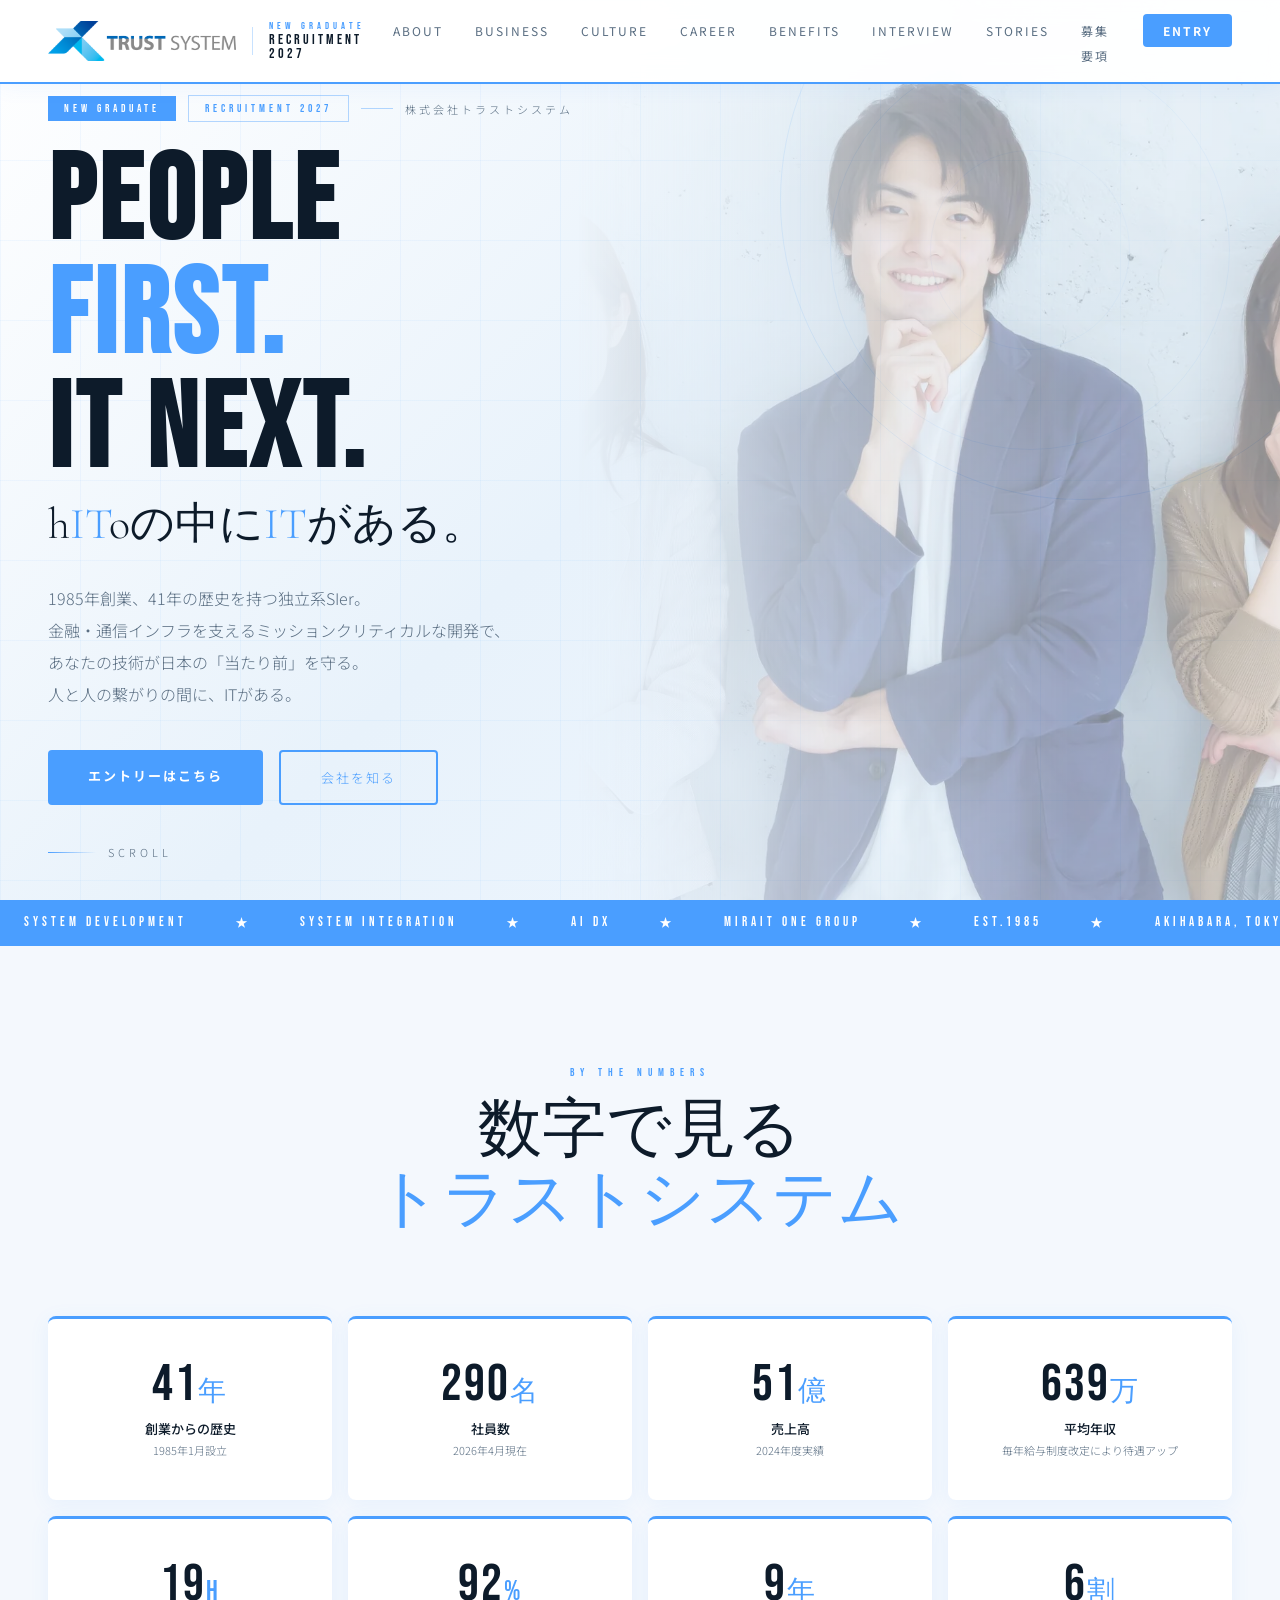
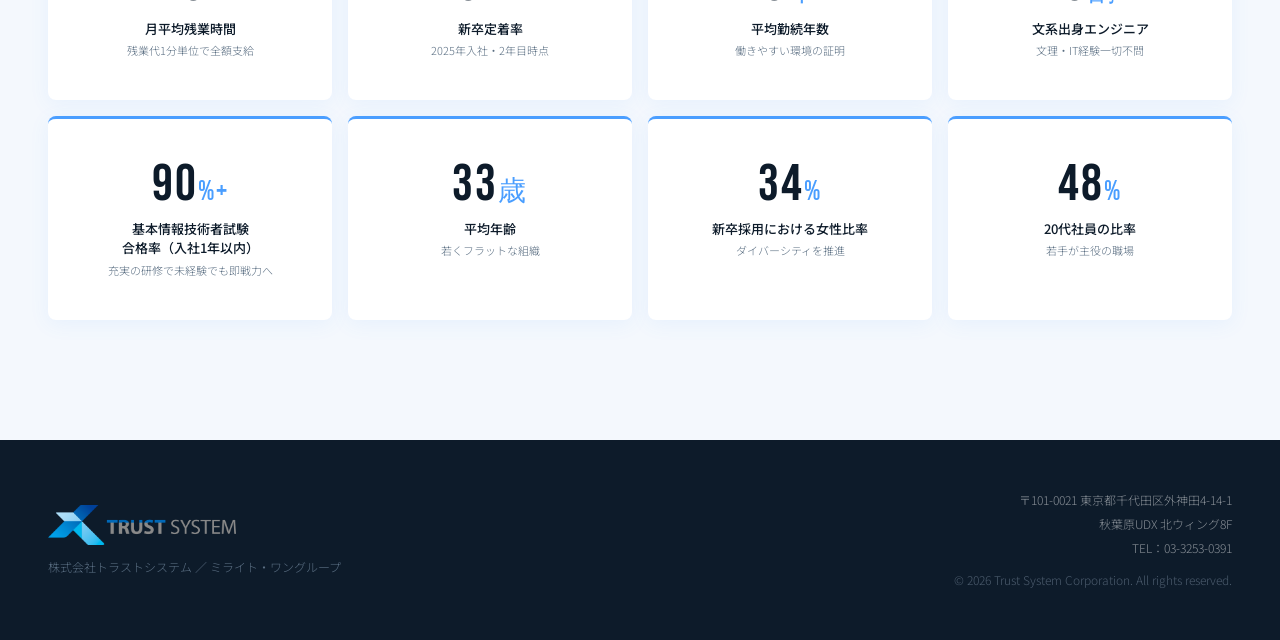
<file: index.html>
<!DOCTYPE html>
<html lang="ja">
<head>
<meta charset="UTF-8">
<meta name="viewport" content="width=device-width, initial-scale=1.0">
<title>新卒採用 特設サイト | 株式会社トラストシステム 新卒採用</title>
<meta name="description" content="株式会社トラストシステム 新卒採用サイト。金融・通信インフラを支える独立系IT企業が、2027年新卒採用の募集要項・カルチャー・キャリアパス・社員インタビューを紹介します。">
<!-- OGP:START -->
<link rel="canonical" href="https://kajiyaan.github.io/trustsystem_recruit/">
<meta property="og:type" content="website">
<meta property="og:site_name" content="株式会社トラストシステム 新卒採用">
<meta property="og:locale" content="ja_JP">
<meta property="og:title" content="新卒採用 特設サイト | 株式会社トラストシステム 新卒採用">
<meta property="og:description" content="株式会社トラストシステム 新卒採用サイト。金融・通信インフラを支える独立系IT企業が、2027年新卒採用の募集要項・カルチャー・キャリアパス・社員インタビューを紹介します。">
<meta property="og:url" content="https://kajiyaan.github.io/trustsystem_recruit/">
<meta property="og:image" content="https://kajiyaan.github.io/trustsystem_recruit/img/ogp.jpg">
<meta property="og:image:width" content="1200">
<meta property="og:image:height" content="630">
<meta name="twitter:card" content="summary_large_image">
<meta name="twitter:title" content="新卒採用 特設サイト | 株式会社トラストシステム 新卒採用">
<meta name="twitter:description" content="株式会社トラストシステム 新卒採用サイト。金融・通信インフラを支える独立系IT企業が、2027年新卒採用の募集要項・カルチャー・キャリアパス・社員インタビューを紹介します。">
<meta name="twitter:image" content="https://kajiyaan.github.io/trustsystem_recruit/img/ogp.jpg">
<!-- OGP:END -->
<link rel="preconnect" href="https://fonts.googleapis.com">
<link href="https://fonts.googleapis.com/css2?family=Noto+Sans+JP:wght@300;400;500;700&family=Bebas+Neue&family=Cormorant+Garamond:wght@300;400;600&display=swap" rel="stylesheet">
<link rel="stylesheet" href="css/style_light.css">
<link rel="icon" type="image/png" href="img/favicon.png">
<script type="application/ld+json">
{
  "@context": "https://schema.org",
  "@type": "Organization",
  "name": "株式会社トラストシステム",
  "alternateName": "Trust System Corporation",
  "url": "https://kajiyaan.github.io/trustsystem_recruit/",
  "logo": "https://kajiyaan.github.io/trustsystem_recruit/img/logo_main.png",
  "foundingDate": "1985-01",
  "telephone": "+81-3-3253-0391",
  "address": {
    "@type": "PostalAddress",
    "streetAddress": "外神田4-14-1 秋葉原UDX 北ウィング8F",
    "addressLocality": "千代田区",
    "addressRegion": "東京都",
    "postalCode": "101-0021",
    "addressCountry": "JP"
  },
  "parentOrganization": {
    "@type": "Organization",
    "name": "ミライト・ワングループ"
  },
  "sameAs": [
    "https://www.trustsystem.co.jp/",
    "https://www.wantedly.com/companies/company_3952988"
  ]
}
</script>
</head>
<body>
<!-- NAV -->
<nav>
  <a class="nav-logo" href="index.html">
    <img src="img/logo_main.png" alt="株式会社トラストシステム" class="nav-logo-img" onerror="this.style.display=&#39;none&#39;;this.nextElementSibling.style.display=&#39;flex&#39;;">
    <span style="display:none;font-family:&#39;Bebas Neue&#39;,sans-serif;font-size:18px;letter-spacing:3px;color:#0d1b2a;">TRUST<span style="color:#4a9eff;">SYSTEM</span></span>
    <div class="nav-logo-divider"></div>
    <div class="nav-logo-badge">
      <span class="nav-logo-badge-top">New Graduate</span>
      <span class="nav-logo-badge-bottom">RECRUITMENT 2027</span>
    </div>
  </a>
  <ul class="nav-links">
    <li><a href="about.html">About</a></li>
    <li><a href="business.html">Business</a></li>
    <li><a href="culture.html">Culture</a></li>
    <li><a href="career.html">Career</a></li>
    <li><a href="welfare.html">Benefits</a></li>
    <li><a href="interview.html">Interview</a></li>
    <li><a href="stories.html">Stories</a></li>
    <li><a href="recruit.html">募集要項</a></li>
    <li><a href="entry.html" class="nav-entry">Entry</a></li>
  </ul>
  <button class="nav-hamburger" id="navHamburger" aria-label="メニュー">
    <span></span><span></span><span></span>
  </button>
</nav>
<div class="nav-mobile-overlay" id="navOverlay"></div>
<div class="nav-mobile-menu" id="navMobileMenu">
  <a href="about.html">About</a>
  <a href="business.html">Business</a>
  <a href="culture.html">Culture</a>
  <a href="career.html">Career</a>
  <a href="welfare.html">Benefits</a>
  <a href="interview.html">Interview</a>
  <a href="stories.html">Stories</a>
  <a href="recruit.html">募集要項</a>
  <a href="entry.html" class="nav-entry-mobile">Entry</a>
</div>
<!-- HERO -->
<section id="hero">
  <div class="hero-bg"></div>
  <div class="hero-grid"></div>
  <div class="hero-circle hero-circle-1"></div>
  <div class="hero-circle hero-circle-2"></div>
  <div class="hero-circle hero-circle-3"></div>
  <!-- ヒーロー画像 -->
  <div style="
    position: absolute;
    right: 0; top: 0; bottom: 0;
    width: 55%;
    z-index: 0;
    overflow: hidden;
  ">
    <img src="img/hero.webp" alt="トラストシステム 社員" style="
        width: 100%;
        height: 100%;
        object-fit: cover;
        object-position: center top;
        opacity: 0.45;
        mask-image: linear-gradient(to right, transparent 0%, rgba(0,0,0,0.6) 30%, rgba(0,0,0,1) 70%);
        -webkit-mask-image: linear-gradient(to right, transparent 0%, rgba(0,0,0,0.6) 30%, rgba(0,0,0,1) 70%);
      ">
  </div>

  <div class="hero-content">
    <div style="display:flex;align-items:center;gap:12px;margin-bottom:24px;opacity:0;animation:fadeUp 0.8s 0.2s forwards;">
      <div style="background:var(--accent);color:var(--black);font-family:&#39;Bebas Neue&#39;,sans-serif;font-size:11px;letter-spacing:4px;padding:6px 16px;">NEW GRADUATE</div>
      <div style="border:1px solid rgba(74,158,255,0.4);color:var(--accent);font-family:&#39;Bebas Neue&#39;,sans-serif;font-size:11px;letter-spacing:4px;padding:6px 16px;">RECRUITMENT 2027</div>
      <div style="width:32px;height:1px;background:rgba(74,158,255,0.4);"></div>
      <span style="font-size:11px;letter-spacing:3px;color:var(--gray);">株式会社トラストシステム</span>
    </div>
    <p class="hero-label" style="margin-bottom:0;opacity:1;animation:none;display:none;">Trust System — New Graduate Recruitment 2027</p>
    <h1 class="hero-title">PEOPLE<br><span class="accent">FIRST.</span><br>IT NEXT.</h1>
    <p class="hero-subtitle-jp">h<span style="color:#4a9eff;">IT</span>oの中に<span style="color:#4a9eff;">IT</span>がある。</p>
    <p class="hero-tagline">
      1985年創業、41年の歴史を持つ独立系SIer。<br>
      金融・通信インフラを支えるミッションクリティカルな開発で、<br>
      あなたの技術が日本の「当たり前」を守る。<br>
      人と人の繋がりの間に、ITがある。
    </p>
    <div class="hero-ctas">
      <a href="entry.html" class="btn-primary">エントリーはこちら</a>
      <a href="about.html" class="btn-outline">会社を知る</a>
    </div>
  </div>
  <div class="scroll-indicator">
    <div class="scroll-line"></div>
    <span>Scroll</span>
  </div>
</section>
<!-- MARQUEE -->
<div class="marquee-section">
  <div class="marquee-track">
    <span class="marquee-item">SYSTEM DEVELOPMENT</span>
    <span class="marquee-item">★</span>
    <span class="marquee-item">SYSTEM INTEGRATION</span>
    <span class="marquee-item">★</span>
    <span class="marquee-item">AI DX</span>
    <span class="marquee-item">★</span>
    <span class="marquee-item">MIRAIT ONE GROUP</span>
    <span class="marquee-item">★</span>
    <span class="marquee-item">EST.1985</span>
    <span class="marquee-item">★</span>
    <span class="marquee-item">AKIHABARA, TOKYO</span>
    <span class="marquee-item">★</span>
    <span class="marquee-item">SYSTEM DEVELOPMENT</span>
    <span class="marquee-item">★</span>
    <span class="marquee-item">SYSTEM INTEGRATION</span>
    <span class="marquee-item">★</span>
    <span class="marquee-item">AI DX</span>
    <span class="marquee-item">★</span>
    <span class="marquee-item">MIRAIT ONE GROUP</span>
    <span class="marquee-item">★</span>
    <span class="marquee-item">EST.1985</span>
    <span class="marquee-item">★</span>
    <span class="marquee-item">AKIHABARA, TOKYO</span>
    <span class="marquee-item">★</span>
  </div>
</div>
<!-- NUMBERS -->
<section id="numbers">
  <div class="numbers-header">
    <p class="section-label">By the Numbers</p>
    <h2 class="section-title">数字で見る<br><em>トラストシステム</em></h2>
  </div>
  <div class="numbers-grid">
    <div class="number-card" style="opacity: 0; transform: translateY(20px); transition: opacity 0.6s, transform 0.6s;">
      <div class="number-value">41<span class="unit">年</span></div>
      <div class="number-label">創業からの歴史</div>
      <div class="number-sub">1985年1月設立</div>
    </div>
    <div class="number-card" style="opacity: 0; transform: translateY(20px); transition: opacity 0.6s, transform 0.6s;">
      <div class="number-value">290<span class="unit">名</span></div>
      <div class="number-label">社員数</div>
      <div class="number-sub">2026年4月現在</div>
    </div>
    <div class="number-card" style="opacity: 0; transform: translateY(20px); transition: opacity 0.6s, transform 0.6s;">
      <div class="number-value">51<span class="unit">億</span></div>
      <div class="number-label">売上高</div>
      <div class="number-sub">2024年度実績</div>
    </div>
    <div class="number-card" style="opacity: 0; transform: translateY(20px); transition: opacity 0.6s, transform 0.6s;">
      <div class="number-value">639<span class="unit">万</span></div>
      <div class="number-label">平均年収</div>
      <div class="number-sub">毎年給与制度改定により待遇アップ</div>
    </div>
    <div class="number-card" style="opacity: 0; transform: translateY(20px); transition: opacity 0.6s, transform 0.6s;">
      <div class="number-value">19<span class="unit">h</span></div>
      <div class="number-label">月平均残業時間</div>
      <div class="number-sub">残業代1分単位で全額支給</div>
    </div>
    <div class="number-card" style="opacity: 0; transform: translateY(20px); transition: opacity 0.6s, transform 0.6s;">
      <div class="number-value">92<span class="unit">%</span></div>
      <div class="number-label">新卒定着率</div>
      <div class="number-sub">2025年入社・2年目時点</div>
    </div>
    <div class="number-card" style="opacity: 0; transform: translateY(20px); transition: opacity 0.6s, transform 0.6s;">
      <div class="number-value">9<span class="unit">年</span></div>
      <div class="number-label">平均勤続年数</div>
      <div class="number-sub">働きやすい環境の証明</div>
    </div>
    <div class="number-card" style="opacity: 0; transform: translateY(20px); transition: opacity 0.6s, transform 0.6s;">
      <div class="number-value">6<span class="unit">割</span></div>
      <div class="number-label">文系出身エンジニア</div>
      <div class="number-sub">文理・IT経験一切不問</div>
    </div>
    <div class="number-card" style="opacity: 0; transform: translateY(20px); transition: opacity 0.6s, transform 0.6s;">
      <div class="number-value">90<span class="unit">%+</span></div>
      <div class="number-label">基本情報技術者試験<br>合格率（入社1年以内）</div>
      <div class="number-sub">充実の研修で未経験でも即戦力へ</div>
    </div>
    <div class="number-card" style="opacity: 0; transform: translateY(20px); transition: opacity 0.6s, transform 0.6s;">
      <div class="number-value">33<span class="unit">歳</span></div>
      <div class="number-label">平均年齢</div>
      <div class="number-sub">若くフラットな組織</div>
    </div>
    <div class="number-card" style="opacity: 0; transform: translateY(20px); transition: opacity 0.6s, transform 0.6s;">
      <div class="number-value">34<span class="unit">%</span></div>
      <div class="number-label">新卒採用における女性比率</div>
      <div class="number-sub">ダイバーシティを推進</div>
    </div>
    <div class="number-card" style="opacity: 0; transform: translateY(20px); transition: opacity 0.6s, transform 0.6s;">
      <div class="number-value">48<span class="unit">%</span></div>
      <div class="number-label">20代社員の比率</div>
      <div class="number-sub">若手が主役の職場</div>
    </div>
  </div>
</section>
<footer>
  <div>
    <a class="footer-logo" href="index.html"><img src="img/logo_main.png" alt="株式会社トラストシステム"></a>
    <p style="font-size:12px;color:var(--gray);margin-top:8px;">株式会社トラストシステム ／ ミライト・ワングループ</p>
  </div>
  <div class="footer-info">
    <p>〒101-0021 東京都千代田区外神田4-14-1</p>
    <p>秋葉原UDX 北ウィング8F</p>
    <p>TEL：03-3253-0391</p>
    <p style="margin-top:8px;color:rgba(138,155,176,0.5);">© 2026 Trust System Corporation. All rights reserved.</p>
  </div>
</footer>
<script>
  const observer = new IntersectionObserver((entries) => {
    entries.forEach(entry => {
      if (entry.isIntersecting) {
        entry.target.style.opacity = '1';
        entry.target.style.transform = 'translateY(0)';
      }
    });
  }, { threshold: 0.1 });
  document.querySelectorAll('.number-card,.biz-card,.culture-card,.welfare-item,.fork-card,.project-card').forEach(el => {
    el.style.opacity = '0';
    el.style.transform = 'translateY(20px)';
    el.style.transition = 'opacity 0.6s ease, transform 0.6s ease';
    observer.observe(el);
  });
  const nav = document.querySelector('nav');
  window.addEventListener('scroll', () => {
    nav.style.background = window.scrollY > 50 ? 'rgba(255,255,255,0.98)' : 'rgba(255,255,255,0.95)';
  });
  const currentPage = location.pathname.split('/').pop() || 'index.html';
  document.querySelectorAll('.nav-links a:not(.nav-entry)').forEach(a => {
    if (a.getAttribute('href') === currentPage) a.style.color = 'var(--accent)';
  });
  const hamburger = document.getElementById('navHamburger');
  const overlay = document.getElementById('navOverlay');
  const mobileMenu = document.getElementById('navMobileMenu');
  function toggleMenu(open) {
    hamburger.classList.toggle('open', open);
    overlay.classList.toggle('open', open);
    mobileMenu.classList.toggle('open', open);
    document.body.style.overflow = open ? 'hidden' : '';
  }
  hamburger.addEventListener('click', () => toggleMenu(!mobileMenu.classList.contains('open')));
  overlay.addEventListener('click', () => toggleMenu(false));
  mobileMenu.querySelectorAll('a').forEach(a => a.addEventListener('click', () => toggleMenu(false)));
</script>
</body>
</html>
</file>
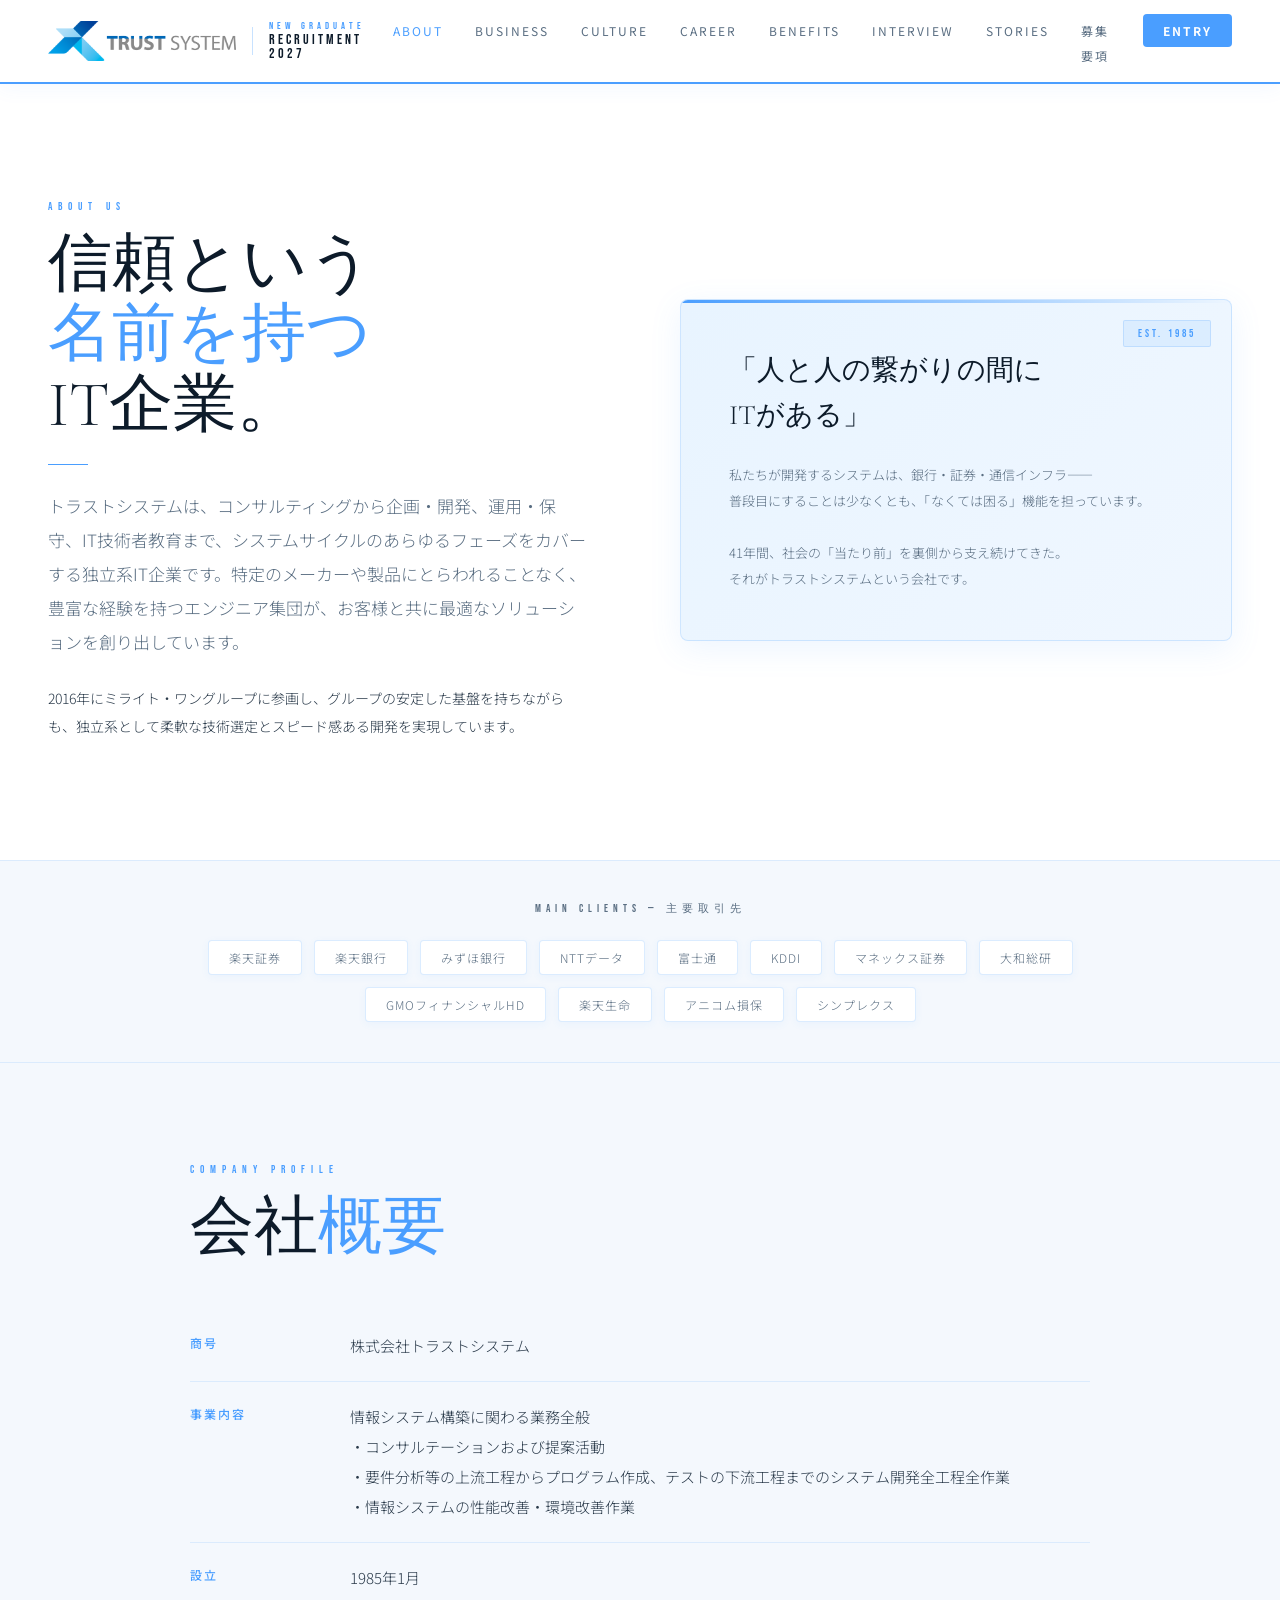
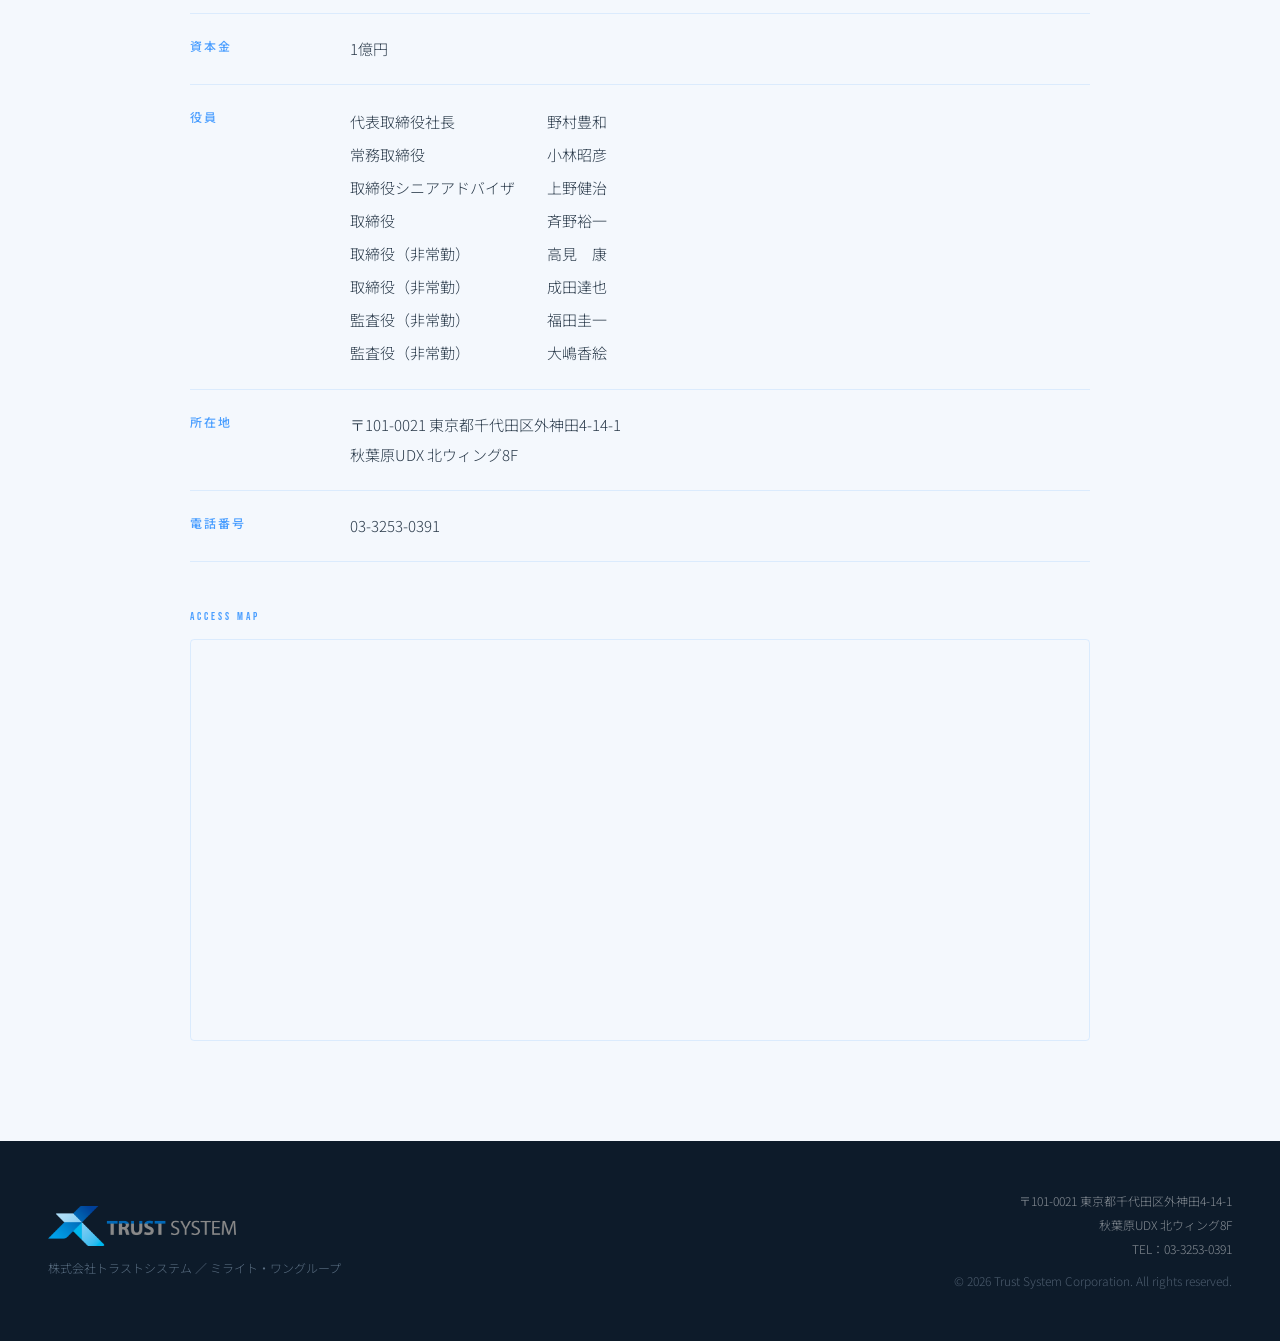
<file: about.html>
<!DOCTYPE html>
<html lang="ja">
<head>
<meta charset="UTF-8">
<meta name="viewport" content="width=device-width, initial-scale=1.0">
<title>会社について | 株式会社トラストシステム 新卒採用</title>
<meta name="description" content="1985年創業、ミライト・ワングループの独立系IT企業「株式会社トラストシステム」の会社概要。事業内容・資本金・役員・所在地・主要取引先を紹介します。">
<!-- OGP:START -->
<link rel="canonical" href="https://kajiyaan.github.io/trustsystem_recruit/about.html">
<meta property="og:type" content="website">
<meta property="og:site_name" content="株式会社トラストシステム 新卒採用">
<meta property="og:locale" content="ja_JP">
<meta property="og:title" content="会社について | 株式会社トラストシステム 新卒採用">
<meta property="og:description" content="1985年創業、ミライト・ワングループの独立系IT企業「株式会社トラストシステム」の会社概要。事業内容・資本金・役員・所在地・主要取引先を紹介します。">
<meta property="og:url" content="https://kajiyaan.github.io/trustsystem_recruit/about.html">
<meta property="og:image" content="https://kajiyaan.github.io/trustsystem_recruit/img/ogp.jpg">
<meta property="og:image:width" content="1200">
<meta property="og:image:height" content="630">
<meta name="twitter:card" content="summary_large_image">
<meta name="twitter:title" content="会社について | 株式会社トラストシステム 新卒採用">
<meta name="twitter:description" content="1985年創業、ミライト・ワングループの独立系IT企業「株式会社トラストシステム」の会社概要。事業内容・資本金・役員・所在地・主要取引先を紹介します。">
<meta name="twitter:image" content="https://kajiyaan.github.io/trustsystem_recruit/img/ogp.jpg">
<!-- OGP:END -->
<link rel="preconnect" href="https://fonts.googleapis.com">
<link href="https://fonts.googleapis.com/css2?family=Noto+Sans+JP:wght@300;400;500;700&family=Bebas+Neue&family=Cormorant+Garamond:wght@300;400;600&display=swap" rel="stylesheet">
<link rel="stylesheet" href="css/style_light.css">
<link rel="icon" type="image/png" href="img/favicon.png">
<script type="application/ld+json">
{
  "@context": "https://schema.org",
  "@type": "Organization",
  "name": "株式会社トラストシステム",
  "alternateName": "Trust System Corporation",
  "url": "https://kajiyaan.github.io/trustsystem_recruit/",
  "logo": "https://kajiyaan.github.io/trustsystem_recruit/img/logo_main.png",
  "foundingDate": "1985-01",
  "telephone": "+81-3-3253-0391",
  "address": {
    "@type": "PostalAddress",
    "streetAddress": "外神田4-14-1 秋葉原UDX 北ウィング8F",
    "addressLocality": "千代田区",
    "addressRegion": "東京都",
    "postalCode": "101-0021",
    "addressCountry": "JP"
  },
  "parentOrganization": {
    "@type": "Organization",
    "name": "ミライト・ワングループ"
  },
  "sameAs": [
    "https://www.trustsystem.co.jp/",
    "https://www.wantedly.com/companies/company_3952988"
  ]
}
</script>
<style>
  @media (max-width: 768px) {
    #company-profile { padding: 60px 24px !important; }
    #company-profile th { width: 100px !important; font-size: 11px !important; }
    #company-profile td, #company-profile th { padding: 14px 0 !important; font-size: 13px !important; }
  }
</style>
</head>
<body>
<!-- NAV -->
<nav>
  <a class="nav-logo" href="index.html">
    <img src="img/logo_main.png" alt="株式会社トラストシステム" class="nav-logo-img" onerror="this.style.display=&#39;none&#39;;this.nextElementSibling.style.display=&#39;flex&#39;;">
    <span style="display:none;font-family:&#39;Bebas Neue&#39;,sans-serif;font-size:18px;letter-spacing:3px;color:#0d1b2a;">TRUST<span style="color:#4a9eff;">SYSTEM</span></span>
    <div class="nav-logo-divider"></div>
    <div class="nav-logo-badge">
      <span class="nav-logo-badge-top">New Graduate</span>
      <span class="nav-logo-badge-bottom">RECRUITMENT 2027</span>
    </div>
  </a>
  <ul class="nav-links">
    <li><a href="about.html" style="color:var(--accent);">About</a></li>
    <li><a href="business.html">Business</a></li>
    <li><a href="culture.html">Culture</a></li>
    <li><a href="career.html">Career</a></li>
    <li><a href="welfare.html">Benefits</a></li>
    <li><a href="interview.html">Interview</a></li>
    <li><a href="stories.html">Stories</a></li>
    <li><a href="recruit.html">募集要項</a></li>
    <li><a href="entry.html" class="nav-entry">Entry</a></li>
  </ul>
  <button class="nav-hamburger" id="navHamburger" aria-label="メニュー">
    <span></span><span></span><span></span>
  </button>
</nav>
<div class="nav-mobile-overlay" id="navOverlay"></div>
<div class="nav-mobile-menu" id="navMobileMenu">
  <a href="about.html">About</a>
  <a href="business.html">Business</a>
  <a href="culture.html">Culture</a>
  <a href="career.html">Career</a>
  <a href="welfare.html">Benefits</a>
  <a href="interview.html">Interview</a>
  <a href="stories.html">Stories</a>
  <a href="recruit.html">募集要項</a>
  <a href="entry.html" class="nav-entry-mobile">Entry</a>
</div>
<div style="height:80px;"></div>
<!-- ABOUT -->
<section id="about">
  <div class="about-inner">
    <div>
      <p class="section-label">About Us</p>
      <h1 class="section-title">信頼という<br><em>名前を持つ</em><br>IT企業。</h1>
      <div class="divider"></div>
      <p class="section-desc" style="font-size:17px;line-height:2;">
        トラストシステムは、コンサルティングから企画・開発、運用・保守、IT技術者教育まで、システムサイクルのあらゆるフェーズをカバーする独立系IT企業です。特定のメーカーや製品にとらわれることなく、豊富な経験を持つエンジニア集団が、お客様と共に最適なソリューションを創り出しています。
      </p>
      <br>
      <p class="section-desc" style="color: var(--light-gray);">
        2016年にミライト・ワングループに参画し、グループの安定した基盤を持ちながらも、独立系として柔軟な技術選定とスピード感ある開発を実現しています。
      </p>
    </div>
    <div class="about-visual">
      <div class="about-card">
        <span class="about-floating-label">EST. 1985</span>
        <p class="about-quote">
          「人と人の繋がりの間に<br>ITがある」
        </p>
        <p class="about-quote-sub">
          私たちが開発するシステムは、銀行・証券・通信インフラ——<br>
          普段目にすることは少なくとも、「なくては困る」機能を担っています。<br><br>
          41年間、社会の「当たり前」を裏側から支え続けてきた。<br>
          それがトラストシステムという会社です。
        </p>
      </div>
    </div>
  </div>
</section>
<!-- CLIENTS -->
<div class="clients-strip">
  <p class="clients-label">Main Clients — 主要取引先</p>
  <div class="clients-list">
    <span class="client-tag">楽天証券</span>
    <span class="client-tag">楽天銀行</span>
    <span class="client-tag">みずほ銀行</span>
    <span class="client-tag">NTTデータ</span>
    <span class="client-tag">富士通</span>
    <span class="client-tag">KDDI</span>
    <span class="client-tag">マネックス証券</span>
    <span class="client-tag">大和総研</span>
    <span class="client-tag">GMOフィナンシャルHD</span>
    <span class="client-tag">楽天生命</span>
    <span class="client-tag">アニコム損保</span>
    <span class="client-tag">シンプレクス</span>
  </div>
</div>
<!-- COMPANY INFO -->
<section id="company-profile" style="background:var(--dark);padding:100px 48px;">
  <div style="max-width:900px;margin:0 auto;">
    <p class="section-label">Company Profile</p>
    <h2 class="section-title" style="margin-bottom:48px;">会社<em>概要</em></h2>

    <table style="width:100%;border-collapse:collapse;font-size:15px;line-height:2;">
      <tbody>
        <tr style="border-bottom:1px solid rgba(74,158,255,0.1);">
          <th style="width:160px;padding:20px 0;color:var(--accent);font-weight:500;font-size:12px;letter-spacing:2px;text-align:left;vertical-align:top;">商号</th>
          <td style="padding:20px 0;color:var(--light-gray);">株式会社トラストシステム</td>
        </tr>
        <tr style="border-bottom:1px solid rgba(74,158,255,0.1);">
          <th style="padding:20px 0;color:var(--accent);font-weight:500;font-size:12px;letter-spacing:2px;text-align:left;vertical-align:top;">事業内容</th>
          <td style="padding:20px 0;color:var(--light-gray);">
            情報システム構築に関わる業務全般<br>
            ・コンサルテーションおよび提案活動<br>
            ・要件分析等の上流工程からプログラム作成、テストの下流工程までのシステム開発全工程全作業<br>
            ・情報システムの性能改善・環境改善作業
          </td>
        </tr>
        <tr style="border-bottom:1px solid rgba(74,158,255,0.1);">
          <th style="padding:20px 0;color:var(--accent);font-weight:500;font-size:12px;letter-spacing:2px;text-align:left;vertical-align:top;">設立</th>
          <td style="padding:20px 0;color:var(--light-gray);">1985年1月</td>
        </tr>
        <tr style="border-bottom:1px solid rgba(74,158,255,0.1);">
          <th style="padding:20px 0;color:var(--accent);font-weight:500;font-size:12px;letter-spacing:2px;text-align:left;vertical-align:top;">資本金</th>
          <td style="padding:20px 0;color:var(--light-gray);">1億円</td>
        </tr>
        <tr style="border-bottom:1px solid rgba(74,158,255,0.1);">
          <th style="padding:20px 0;color:var(--accent);font-weight:500;font-size:12px;letter-spacing:2px;text-align:left;vertical-align:top;">役員</th>
          <td style="padding:20px 0;color:var(--light-gray);">
            <table style="border-collapse:collapse;font-size:15px;line-height:2.2;">
              <tr><td style="white-space:nowrap;padding-right:32px;">代表取締役社長</td><td>野村豊和</td></tr>
              <tr><td style="white-space:nowrap;padding-right:32px;">常務取締役</td><td>小林昭彦</td></tr>
              <tr><td style="white-space:nowrap;padding-right:32px;">取締役シニアアドバイザ</td><td>上野健治</td></tr>
              <tr><td style="white-space:nowrap;padding-right:32px;">取締役</td><td>斉野裕一</td></tr>
              <tr><td style="white-space:nowrap;padding-right:32px;">取締役（非常勤）</td><td>高見　康</td></tr>
              <tr><td style="white-space:nowrap;padding-right:32px;">取締役（非常勤）</td><td>成田達也</td></tr>
              <tr><td style="white-space:nowrap;padding-right:32px;">監査役（非常勤）</td><td>福田圭一</td></tr>
              <tr><td style="white-space:nowrap;padding-right:32px;">監査役（非常勤）</td><td>大嶋香絵</td></tr>
            </table>
          </td>
        </tr>
        <tr style="border-bottom:1px solid rgba(74,158,255,0.1);">
          <th style="padding:20px 0;color:var(--accent);font-weight:500;font-size:12px;letter-spacing:2px;text-align:left;vertical-align:top;">所在地</th>
          <td style="padding:20px 0;color:var(--light-gray);">
            〒101-0021 東京都千代田区外神田4-14-1<br>
            秋葉原UDX 北ウィング8F
          </td>
        </tr>
        <tr style="border-bottom:1px solid rgba(74,158,255,0.1);">
          <th style="padding:20px 0;color:var(--accent);font-weight:500;font-size:12px;letter-spacing:2px;text-align:left;vertical-align:top;">電話番号</th>
          <td style="padding:20px 0;color:var(--light-gray);">03-3253-0391</td>
        </tr>
      </tbody>
    </table>

    <!-- Google Map -->
    <div style="margin-top:48px;">
      <p style="font-size:11px;letter-spacing:3px;color:var(--accent);margin-bottom:16px;font-family:'Bebas Neue',sans-serif;">ACCESS MAP</p>
      <div style="border:1px solid rgba(74,158,255,0.15);border-radius:4px;overflow:hidden;">
        <iframe
          src="https://maps.google.com/maps?q=%E7%A7%8B%E8%91%89%E5%8E%9FUDX+%E6%9D%B1%E4%BA%AC%E9%83%BD%E5%8D%83%E4%BB%A3%E7%94%B0%E5%8C%BA%E5%A4%96%E7%A5%9E%E7%94%B04-14-1&t=&z=17&ie=UTF8&iwloc=&output=embed"
          width="100%" height="400" style="border:0;display:block;filter:grayscale(30%) invert(90%) hue-rotate(180deg);"
          allowfullscreen="" loading="lazy" referrerpolicy="no-referrer-when-downgrade">
        </iframe>
      </div>
    </div>
  </div>
</section>

<footer>
  <div>
    <a class="footer-logo" href="index.html"><img src="img/logo_main.png" alt="株式会社トラストシステム"></a>
    <p style="font-size:12px;color:var(--gray);margin-top:8px;">株式会社トラストシステム ／ ミライト・ワングループ</p>
  </div>
  <div class="footer-info">
    <p>〒101-0021 東京都千代田区外神田4-14-1</p>
    <p>秋葉原UDX 北ウィング8F</p>
    <p>TEL：03-3253-0391</p>
    <p style="margin-top:8px;color:rgba(138,155,176,0.5);">© 2026 Trust System Corporation. All rights reserved.</p>
  </div>
</footer>
<script>
  const observer = new IntersectionObserver((entries) => {
    entries.forEach(entry => {
      if (entry.isIntersecting) {
        entry.target.style.opacity = '1';
        entry.target.style.transform = 'translateY(0)';
      }
    });
  }, { threshold: 0.1 });
  document.querySelectorAll('.number-card,.biz-card,.culture-card,.welfare-item,.fork-card,.project-card').forEach(el => {
    el.style.opacity = '0';
    el.style.transform = 'translateY(20px)';
    el.style.transition = 'opacity 0.6s ease, transform 0.6s ease';
    observer.observe(el);
  });
  const nav = document.querySelector('nav');
  window.addEventListener('scroll', () => {
    nav.style.background = window.scrollY > 50 ? 'rgba(255,255,255,0.98)' : 'rgba(255,255,255,0.95)';
  });
  const currentPage = location.pathname.split('/').pop() || 'index.html';
  document.querySelectorAll('.nav-links a:not(.nav-entry)').forEach(a => {
    if (a.getAttribute('href') === currentPage) a.style.color = 'var(--accent)';
  });
  const hamburger = document.getElementById('navHamburger');
  const overlay = document.getElementById('navOverlay');
  const mobileMenu = document.getElementById('navMobileMenu');
  function toggleMenu(open) {
    hamburger.classList.toggle('open', open);
    overlay.classList.toggle('open', open);
    mobileMenu.classList.toggle('open', open);
    document.body.style.overflow = open ? 'hidden' : '';
  }
  hamburger.addEventListener('click', () => toggleMenu(!mobileMenu.classList.contains('open')));
  overlay.addEventListener('click', () => toggleMenu(false));
  mobileMenu.querySelectorAll('a').forEach(a => a.addEventListener('click', () => toggleMenu(false)));
</script>
</body>
</html>
</file>
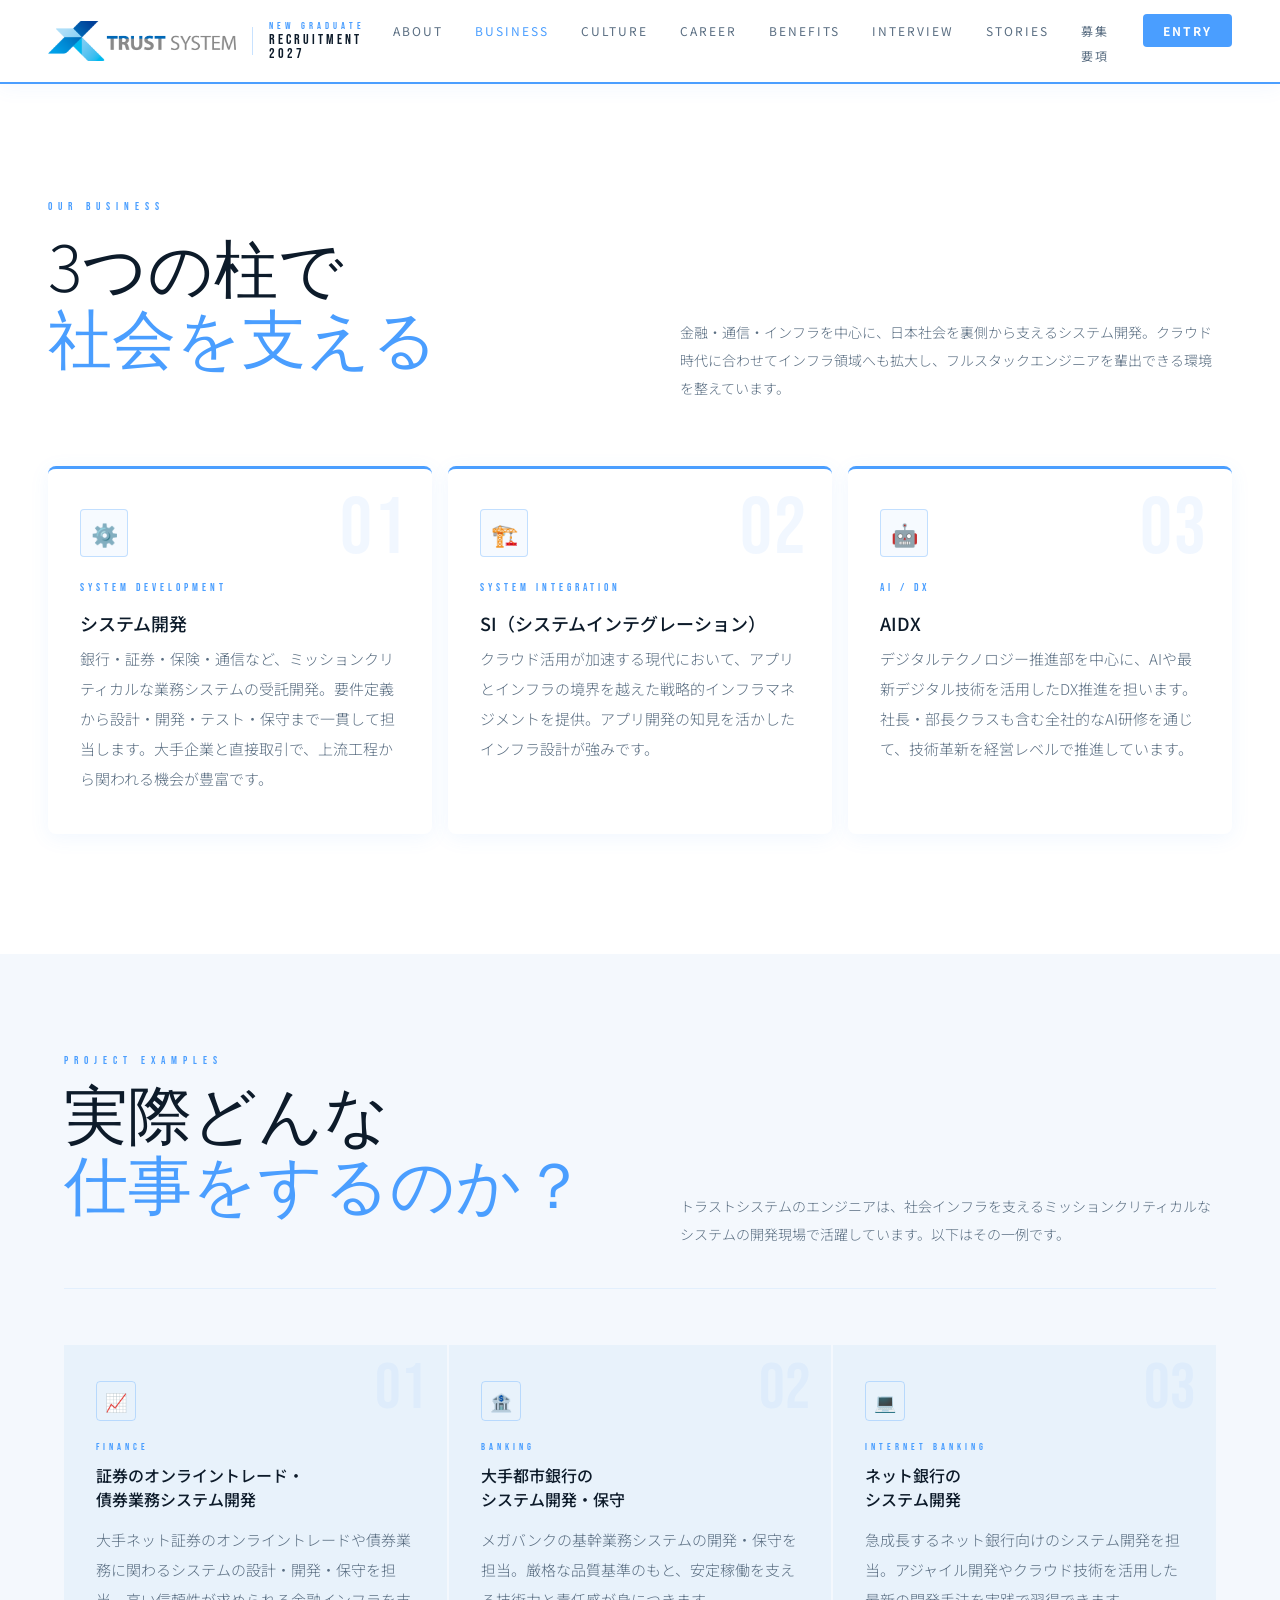
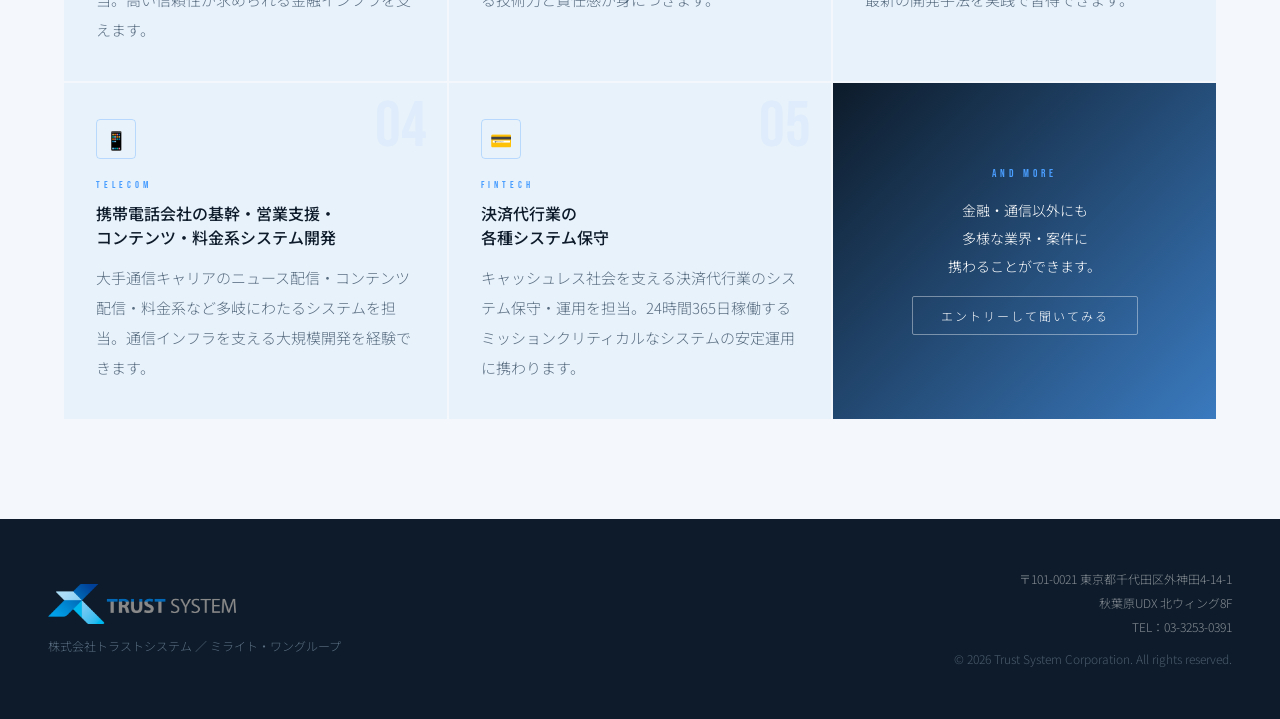
<file: business.html>
<!DOCTYPE html>
<html lang="ja">
<head>
<meta charset="UTF-8">
<meta name="viewport" content="width=device-width, initial-scale=1.0">
<title>事業内容 | 株式会社トラストシステム 新卒採用</title>
<meta name="description" content="コンサルティングから開発・運用保守まで一貫対応するトラストシステムの事業内容とプロジェクト事例を紹介。金融・通信インフラ分野での実績を掲載しています。">
<!-- OGP:START -->
<link rel="canonical" href="https://kajiyaan.github.io/trustsystem_recruit/business.html">
<meta property="og:type" content="website">
<meta property="og:site_name" content="株式会社トラストシステム 新卒採用">
<meta property="og:locale" content="ja_JP">
<meta property="og:title" content="事業内容 | 株式会社トラストシステム 新卒採用">
<meta property="og:description" content="コンサルティングから開発・運用保守まで一貫対応するトラストシステムの事業内容とプロジェクト事例を紹介。金融・通信インフラ分野での実績を掲載しています。">
<meta property="og:url" content="https://kajiyaan.github.io/trustsystem_recruit/business.html">
<meta property="og:image" content="https://kajiyaan.github.io/trustsystem_recruit/img/ogp.jpg">
<meta property="og:image:width" content="1200">
<meta property="og:image:height" content="630">
<meta name="twitter:card" content="summary_large_image">
<meta name="twitter:title" content="事業内容 | 株式会社トラストシステム 新卒採用">
<meta name="twitter:description" content="コンサルティングから開発・運用保守まで一貫対応するトラストシステムの事業内容とプロジェクト事例を紹介。金融・通信インフラ分野での実績を掲載しています。">
<meta name="twitter:image" content="https://kajiyaan.github.io/trustsystem_recruit/img/ogp.jpg">
<!-- OGP:END -->
<link rel="preconnect" href="https://fonts.googleapis.com">
<link href="https://fonts.googleapis.com/css2?family=Noto+Sans+JP:wght@300;400;500;700&family=Bebas+Neue&family=Cormorant+Garamond:wght@300;400;600&display=swap" rel="stylesheet">
<link rel="stylesheet" href="css/style_light.css">
<link rel="icon" type="image/png" href="img/favicon.png">
<script type="application/ld+json">
{
  "@context": "https://schema.org",
  "@type": "Organization",
  "name": "株式会社トラストシステム",
  "alternateName": "Trust System Corporation",
  "url": "https://kajiyaan.github.io/trustsystem_recruit/",
  "logo": "https://kajiyaan.github.io/trustsystem_recruit/img/logo_main.png",
  "foundingDate": "1985-01",
  "telephone": "+81-3-3253-0391",
  "address": {
    "@type": "PostalAddress",
    "streetAddress": "外神田4-14-1 秋葉原UDX 北ウィング8F",
    "addressLocality": "千代田区",
    "addressRegion": "東京都",
    "postalCode": "101-0021",
    "addressCountry": "JP"
  },
  "parentOrganization": {
    "@type": "Organization",
    "name": "ミライト・ワングループ"
  },
  "sameAs": [
    "https://www.trustsystem.co.jp/",
    "https://www.wantedly.com/companies/company_3952988"
  ]
}
</script>
</head>
<body>
<!-- NAV -->
<nav>
  <a class="nav-logo" href="index.html">
    <img src="img/logo_main.png" alt="株式会社トラストシステム" class="nav-logo-img" onerror="this.style.display=&#39;none&#39;;this.nextElementSibling.style.display=&#39;flex&#39;;">
    <span style="display:none;font-family:&#39;Bebas Neue&#39;,sans-serif;font-size:18px;letter-spacing:3px;color:#0d1b2a;">TRUST<span style="color:#4a9eff;">SYSTEM</span></span>
    <div class="nav-logo-divider"></div>
    <div class="nav-logo-badge">
      <span class="nav-logo-badge-top">New Graduate</span>
      <span class="nav-logo-badge-bottom">RECRUITMENT 2027</span>
    </div>
  </a>
  <ul class="nav-links">
    <li><a href="about.html">About</a></li>
    <li><a href="business.html" style="color:var(--accent);">Business</a></li>
    <li><a href="culture.html">Culture</a></li>
    <li><a href="career.html">Career</a></li>
    <li><a href="welfare.html">Benefits</a></li>
    <li><a href="interview.html">Interview</a></li>
    <li><a href="stories.html">Stories</a></li>
    <li><a href="recruit.html">募集要項</a></li>
    <li><a href="entry.html" class="nav-entry">Entry</a></li>
  </ul>
  <button class="nav-hamburger" id="navHamburger" aria-label="メニュー">
    <span></span><span></span><span></span>
  </button>
</nav>
<div class="nav-mobile-overlay" id="navOverlay"></div>
<div class="nav-mobile-menu" id="navMobileMenu">
  <a href="about.html">About</a>
  <a href="business.html">Business</a>
  <a href="culture.html">Culture</a>
  <a href="career.html">Career</a>
  <a href="welfare.html">Benefits</a>
  <a href="interview.html">Interview</a>
  <a href="stories.html">Stories</a>
  <a href="recruit.html">募集要項</a>
  <a href="entry.html" class="nav-entry-mobile">Entry</a>
</div>
<div style="height:80px;"></div>
<!-- BUSINESS -->
<section id="business">
  <div class="business-inner">
    <div class="business-header">
      <div>
        <p class="section-label">Our Business</p>
        <h1 class="section-title"><span style="font-family:'Noto Sans JP',sans-serif;font-style:normal;">3</span>つの柱で<br><em>社会を支える</em></h1>
      </div>
      <p class="section-desc">
        金融・通信・インフラを中心に、日本社会を裏側から支えるシステム開発。クラウド時代に合わせてインフラ領域へも拡大し、フルスタックエンジニアを輩出できる環境を整えています。
      </p>
    </div>
    <div class="business-cards">
      <div class="biz-card" style="opacity: 0; transform: translateY(20px); transition: opacity 0.6s, transform 0.6s;">
        <span class="biz-num">01</span>
        <div class="biz-icon">⚙️</div>
        <p class="biz-en">System Development</p>
        <h2 class="biz-title">システム開発</h2>
        <p class="biz-desc">
          銀行・証券・保険・通信など、ミッションクリティカルな業務システムの受託開発。要件定義から設計・開発・テスト・保守まで一貫して担当します。大手企業と直接取引で、上流工程から関われる機会が豊富です。
        </p>
      </div>
      <div class="biz-card" style="opacity: 0; transform: translateY(20px); transition: opacity 0.6s, transform 0.6s;">
        <span class="biz-num">02</span>
        <div class="biz-icon">🏗️</div>
        <p class="biz-en">System Integration</p>
        <h2 class="biz-title">SI（システムインテグレーション）</h2>
        <p class="biz-desc">
          クラウド活用が加速する現代において、アプリとインフラの境界を越えた戦略的インフラマネジメントを提供。アプリ開発の知見を活かしたインフラ設計が強みです。
        </p>
      </div>
      <div class="biz-card" style="opacity: 0; transform: translateY(20px); transition: opacity 0.6s, transform 0.6s;">
        <span class="biz-num">03</span>
        <div class="biz-icon">🤖</div>
        <p class="biz-en">AI / DX</p>
        <h2 class="biz-title">AIDX</h2>
        <p class="biz-desc">
          デジタルテクノロジー推進部を中心に、AIや最新デジタル技術を活用したDX推進を担います。社長・部長クラスも含む全社的なAI研修を通じて、技術革新を経営レベルで推進しています。
        </p>
      </div>
    </div>
  </div>
</section>
<!-- PROJECTS -->
<section id="projects" style="padding:100px 64px;">
  <div style="max-width:1200px;margin:0 auto;">

    <div style="display:grid;grid-template-columns:1fr 1fr;gap:80px;align-items:end;margin-bottom:56px;padding-bottom:40px;border-bottom:1px solid rgba(74,158,255,0.1);">
      <div>
        <p class="section-label">Project Examples</p>
        <h2 class="section-title">実際どんな<br><em>仕事をするのか？</em></h2>
      </div>
      <p class="section-desc">
        トラストシステムのエンジニアは、社会インフラを支えるミッションクリティカルなシステムの開発現場で活躍しています。以下はその一例です。
      </p>
    </div>

    <div style="display:grid;grid-template-columns:repeat(3,1fr);gap:2px;" class="projects-grid">

      <div style="background:var(--dark2);padding:36px 32px;transition:background 0.3s;position:relative;overflow:hidden;" onmouseover="this.style.background='#ddeeff'" onmouseout="this.style.background='var(--dark2)'">
        <div style="font-family:&#39;Bebas Neue&#39;,sans-serif;font-size:64px;color:rgba(74,158,255,0.06);position:absolute;top:12px;right:20px;line-height:1;">01</div>
        <div style="width:40px;height:40px;border:1px solid rgba(74,158,255,0.3);border-radius:4px;display:flex;align-items:center;justify-content:center;margin-bottom:20px;font-size:18px;">📈</div>
        <p style="font-family:&#39;Bebas Neue&#39;,sans-serif;font-size:10px;letter-spacing:4px;color:var(--accent);margin-bottom:10px;">FINANCE</p>
        <h3 style="font-size:16px;font-weight:500;color:#0d1b2a;margin-bottom:14px;line-height:1.5;">証券のオンライントレード・<br>債券業務システム開発</h3>
        <p style="font-size:15px;color:var(--gray);line-height:2;">大手ネット証券のオンライントレードや債券業務に関わるシステムの設計・開発・保守を担当。高い信頼性が求められる金融インフラを支えます。</p>
      </div>

      <div style="background:var(--dark2);padding:36px 32px;transition:background 0.3s;position:relative;overflow:hidden;" onmouseover="this.style.background='#ddeeff'" onmouseout="this.style.background='var(--dark2)'">
        <div style="font-family:&#39;Bebas Neue&#39;,sans-serif;font-size:64px;color:rgba(74,158,255,0.06);position:absolute;top:12px;right:20px;line-height:1;">02</div>
        <div style="width:40px;height:40px;border:1px solid rgba(74,158,255,0.3);border-radius:4px;display:flex;align-items:center;justify-content:center;margin-bottom:20px;font-size:18px;">🏦</div>
        <p style="font-family:&#39;Bebas Neue&#39;,sans-serif;font-size:10px;letter-spacing:4px;color:var(--accent);margin-bottom:10px;">BANKING</p>
        <h3 style="font-size:16px;font-weight:500;color:#0d1b2a;margin-bottom:14px;line-height:1.5;">大手都市銀行の<br>システム開発・保守</h3>
        <p style="font-size:15px;color:var(--gray);line-height:2;">メガバンクの基幹業務システムの開発・保守を担当。厳格な品質基準のもと、安定稼働を支える技術力と責任感が身につきます。</p>
      </div>

      <div style="background:var(--dark2);padding:36px 32px;transition:background 0.3s;position:relative;overflow:hidden;" onmouseover="this.style.background='#ddeeff'" onmouseout="this.style.background='var(--dark2)'">
        <div style="font-family:&#39;Bebas Neue&#39;,sans-serif;font-size:64px;color:rgba(74,158,255,0.06);position:absolute;top:12px;right:20px;line-height:1;">03</div>
        <div style="width:40px;height:40px;border:1px solid rgba(74,158,255,0.3);border-radius:4px;display:flex;align-items:center;justify-content:center;margin-bottom:20px;font-size:18px;">💻</div>
        <p style="font-family:&#39;Bebas Neue&#39;,sans-serif;font-size:10px;letter-spacing:4px;color:var(--accent);margin-bottom:10px;">INTERNET BANKING</p>
        <h3 style="font-size:16px;font-weight:500;color:#0d1b2a;margin-bottom:14px;line-height:1.5;">ネット銀行の<br>システム開発</h3>
        <p style="font-size:15px;color:var(--gray);line-height:2;">急成長するネット銀行向けのシステム開発を担当。アジャイル開発やクラウド技術を活用した最新の開発手法を実践で習得できます。</p>
      </div>

      <div style="background:var(--dark2);padding:36px 32px;transition:background 0.3s;position:relative;overflow:hidden;" onmouseover="this.style.background='#ddeeff'" onmouseout="this.style.background='var(--dark2)'">
        <div style="font-family:&#39;Bebas Neue&#39;,sans-serif;font-size:64px;color:rgba(74,158,255,0.06);position:absolute;top:12px;right:20px;line-height:1;">04</div>
        <div style="width:40px;height:40px;border:1px solid rgba(74,158,255,0.3);border-radius:4px;display:flex;align-items:center;justify-content:center;margin-bottom:20px;font-size:18px;">📱</div>
        <p style="font-family:&#39;Bebas Neue&#39;,sans-serif;font-size:10px;letter-spacing:4px;color:var(--accent);margin-bottom:10px;">TELECOM</p>
        <h3 style="font-size:16px;font-weight:500;color:#0d1b2a;margin-bottom:14px;line-height:1.5;">携帯電話会社の基幹・営業支援・<br>コンテンツ・料金系システム開発</h3>
        <p style="font-size:15px;color:var(--gray);line-height:2;">大手通信キャリアのニュース配信・コンテンツ配信・料金系など多岐にわたるシステムを担当。通信インフラを支える大規模開発を経験できます。</p>
      </div>

      <div style="background:var(--dark2);padding:36px 32px;transition:background 0.3s;position:relative;overflow:hidden;" onmouseover="this.style.background='#ddeeff'" onmouseout="this.style.background='var(--dark2)'">
        <div style="font-family:&#39;Bebas Neue&#39;,sans-serif;font-size:64px;color:rgba(74,158,255,0.06);position:absolute;top:12px;right:20px;line-height:1;">05</div>
        <div style="width:40px;height:40px;border:1px solid rgba(74,158,255,0.3);border-radius:4px;display:flex;align-items:center;justify-content:center;margin-bottom:20px;font-size:18px;">💳</div>
        <p style="font-family:&#39;Bebas Neue&#39;,sans-serif;font-size:10px;letter-spacing:4px;color:var(--accent);margin-bottom:10px;">FINTECH</p>
        <h3 style="font-size:16px;font-weight:500;color:#0d1b2a;margin-bottom:14px;line-height:1.5;">決済代行業の<br>各種システム保守</h3>
        <p style="font-size:15px;color:var(--gray);line-height:2;">キャッシュレス社会を支える決済代行業のシステム保守・運用を担当。24時間365日稼働するミッションクリティカルなシステムの安定運用に携わります。</p>
      </div>

      <div style="background:linear-gradient(135deg,#0d1b2a,#3a7abf);padding:36px 32px;display:flex;flex-direction:column;justify-content:center;align-items:center;text-align:center;gap:16px;">
        <p style="font-family:'Bebas Neue',sans-serif;font-size:11px;letter-spacing:4px;color:#4a9eff;">AND MORE</p>
        <p style="font-size:14px;color:#fff;line-height:2;">金融・通信以外にも<br>多様な業界・案件に<br>携わることができます。</p>
        <a href="entry.html" style="border:1px solid rgba(255,255,255,0.4);color:#fff;padding:10px 28px;font-size:12px;letter-spacing:2px;text-decoration:none;border-radius:2px;transition:all 0.3s;" onmouseover="this.style.background='rgba(255,255,255,0.15)'" onmouseout="this.style.background='transparent'">エントリーして聞いてみる</a>
      </div>

    </div>
  </div>
</section>
<footer>
  <div>
    <a class="footer-logo" href="index.html"><img src="img/logo_main.png" alt="株式会社トラストシステム"></a>
    <p style="font-size:12px;color:var(--gray);margin-top:8px;">株式会社トラストシステム ／ ミライト・ワングループ</p>
  </div>
  <div class="footer-info">
    <p>〒101-0021 東京都千代田区外神田4-14-1</p>
    <p>秋葉原UDX 北ウィング8F</p>
    <p>TEL：03-3253-0391</p>
    <p style="margin-top:8px;color:rgba(138,155,176,0.5);">© 2026 Trust System Corporation. All rights reserved.</p>
  </div>
</footer>
<script>
  const observer = new IntersectionObserver((entries) => {
    entries.forEach(entry => {
      if (entry.isIntersecting) {
        entry.target.style.opacity = '1';
        entry.target.style.transform = 'translateY(0)';
      }
    });
  }, { threshold: 0.1 });
  document.querySelectorAll('.number-card,.biz-card,.culture-card,.welfare-item,.fork-card,.project-card').forEach(el => {
    el.style.opacity = '0';
    el.style.transform = 'translateY(20px)';
    el.style.transition = 'opacity 0.6s ease, transform 0.6s ease';
    observer.observe(el);
  });
  const nav = document.querySelector('nav');
  window.addEventListener('scroll', () => {
    nav.style.background = window.scrollY > 50 ? 'rgba(255,255,255,0.98)' : 'rgba(255,255,255,0.95)';
  });
  const currentPage = location.pathname.split('/').pop() || 'index.html';
  document.querySelectorAll('.nav-links a:not(.nav-entry)').forEach(a => {
    if (a.getAttribute('href') === currentPage) a.style.color = 'var(--accent)';
  });
  const hamburger = document.getElementById('navHamburger');
  const overlay = document.getElementById('navOverlay');
  const mobileMenu = document.getElementById('navMobileMenu');
  function toggleMenu(open) {
    hamburger.classList.toggle('open', open);
    overlay.classList.toggle('open', open);
    mobileMenu.classList.toggle('open', open);
    document.body.style.overflow = open ? 'hidden' : '';
  }
  hamburger.addEventListener('click', () => toggleMenu(!mobileMenu.classList.contains('open')));
  overlay.addEventListener('click', () => toggleMenu(false));
  mobileMenu.querySelectorAll('a').forEach(a => a.addEventListener('click', () => toggleMenu(false)));
</script>
</body>
</html>
</file>
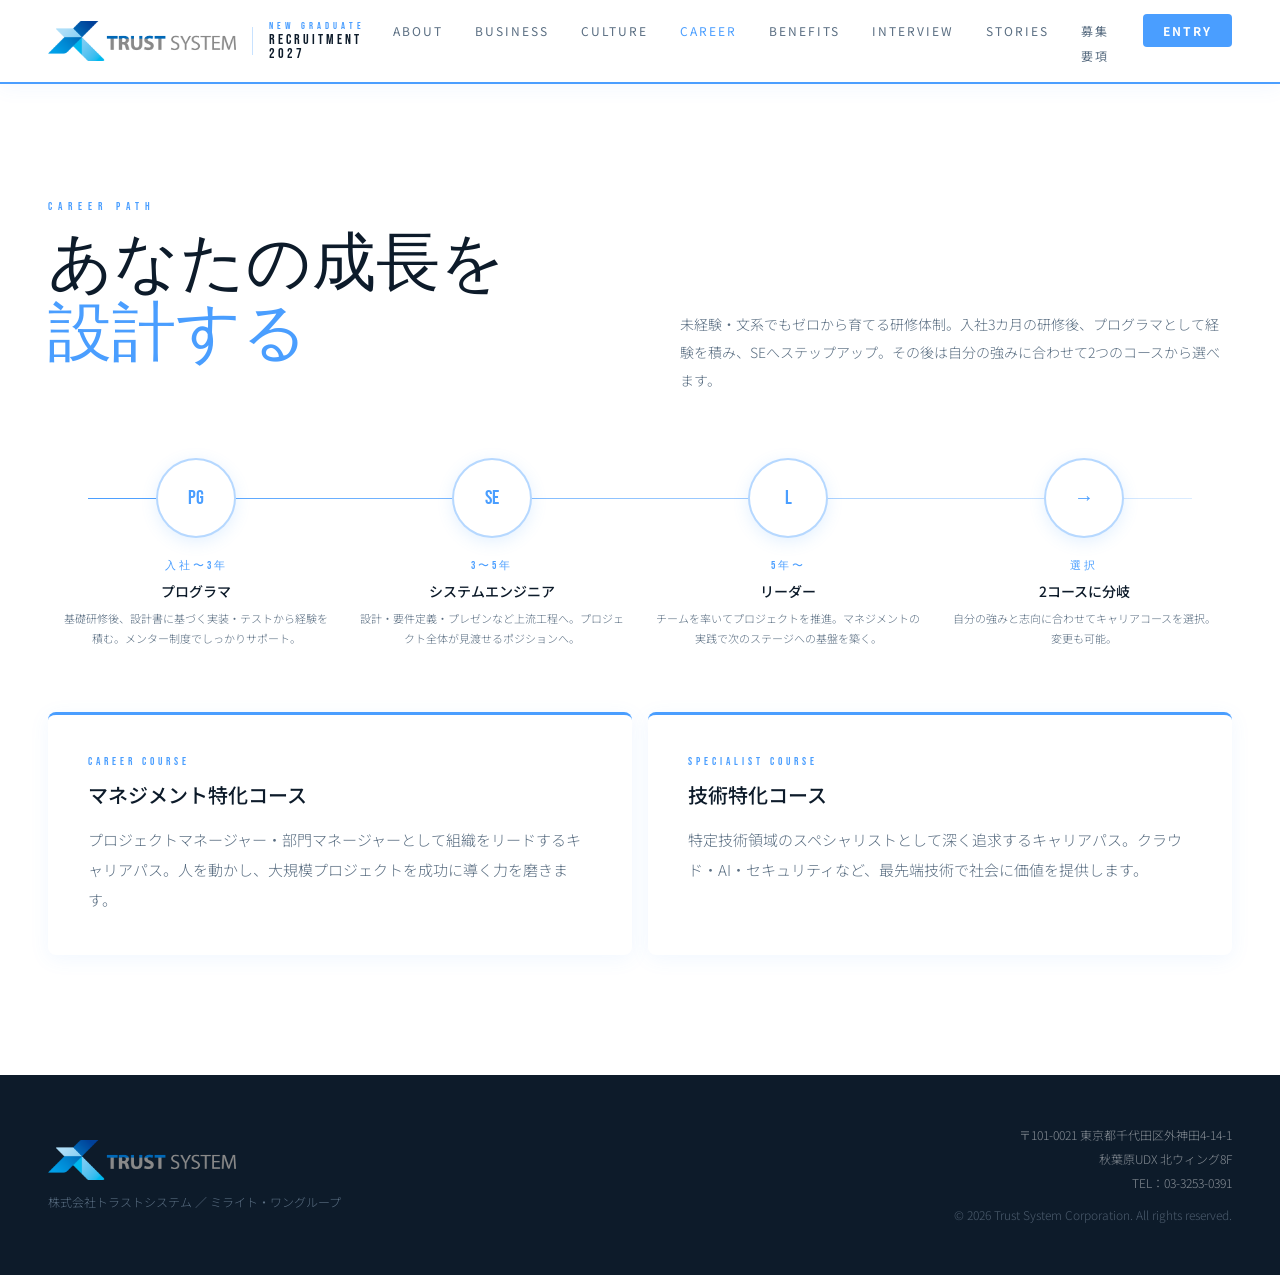
<file: career.html>
<!DOCTYPE html>
<html lang="ja">
<head>
<meta charset="UTF-8">
<meta name="viewport" content="width=device-width, initial-scale=1.0">
<title>キャリアパス | 株式会社トラストシステム 新卒採用</title>
<meta name="description" content="入社後のキャリアパスを紹介。若手社員がリーダーへ成長するまでの流れや、トラストシステムが用意する成長支援の仕組みを解説します。">
<!-- OGP:START -->
<link rel="canonical" href="https://kajiyaan.github.io/trustsystem_recruit/career.html">
<meta property="og:type" content="website">
<meta property="og:site_name" content="株式会社トラストシステム 新卒採用">
<meta property="og:locale" content="ja_JP">
<meta property="og:title" content="キャリアパス | 株式会社トラストシステム 新卒採用">
<meta property="og:description" content="入社後のキャリアパスを紹介。若手社員がリーダーへ成長するまでの流れや、トラストシステムが用意する成長支援の仕組みを解説します。">
<meta property="og:url" content="https://kajiyaan.github.io/trustsystem_recruit/career.html">
<meta property="og:image" content="https://kajiyaan.github.io/trustsystem_recruit/img/ogp.jpg">
<meta property="og:image:width" content="1200">
<meta property="og:image:height" content="630">
<meta name="twitter:card" content="summary_large_image">
<meta name="twitter:title" content="キャリアパス | 株式会社トラストシステム 新卒採用">
<meta name="twitter:description" content="入社後のキャリアパスを紹介。若手社員がリーダーへ成長するまでの流れや、トラストシステムが用意する成長支援の仕組みを解説します。">
<meta name="twitter:image" content="https://kajiyaan.github.io/trustsystem_recruit/img/ogp.jpg">
<!-- OGP:END -->
<link rel="preconnect" href="https://fonts.googleapis.com">
<link href="https://fonts.googleapis.com/css2?family=Noto+Sans+JP:wght@300;400;500;700&family=Bebas+Neue&family=Cormorant+Garamond:wght@300;400;600&display=swap" rel="stylesheet">
<link rel="stylesheet" href="css/style_light.css">
<link rel="icon" type="image/png" href="img/favicon.png">
<script type="application/ld+json">
{
  "@context": "https://schema.org",
  "@type": "Organization",
  "name": "株式会社トラストシステム",
  "alternateName": "Trust System Corporation",
  "url": "https://kajiyaan.github.io/trustsystem_recruit/",
  "logo": "https://kajiyaan.github.io/trustsystem_recruit/img/logo_main.png",
  "foundingDate": "1985-01",
  "telephone": "+81-3-3253-0391",
  "address": {
    "@type": "PostalAddress",
    "streetAddress": "外神田4-14-1 秋葉原UDX 北ウィング8F",
    "addressLocality": "千代田区",
    "addressRegion": "東京都",
    "postalCode": "101-0021",
    "addressCountry": "JP"
  },
  "parentOrganization": {
    "@type": "Organization",
    "name": "ミライト・ワングループ"
  },
  "sameAs": [
    "https://www.trustsystem.co.jp/",
    "https://www.wantedly.com/companies/company_3952988"
  ]
}
</script>
</head>
<body>
<!-- NAV -->
<nav>
  <a class="nav-logo" href="index.html">
    <img src="img/logo_main.png" alt="株式会社トラストシステム" class="nav-logo-img" onerror="this.style.display=&#39;none&#39;;this.nextElementSibling.style.display=&#39;flex&#39;;">
    <span style="display:none;font-family:&#39;Bebas Neue&#39;,sans-serif;font-size:18px;letter-spacing:3px;color:#0d1b2a;">TRUST<span style="color:#4a9eff;">SYSTEM</span></span>
    <div class="nav-logo-divider"></div>
    <div class="nav-logo-badge">
      <span class="nav-logo-badge-top">New Graduate</span>
      <span class="nav-logo-badge-bottom">RECRUITMENT 2027</span>
    </div>
  </a>
  <ul class="nav-links">
    <li><a href="about.html">About</a></li>
    <li><a href="business.html">Business</a></li>
    <li><a href="culture.html">Culture</a></li>
    <li><a href="career.html" style="color:var(--accent);">Career</a></li>
    <li><a href="welfare.html">Benefits</a></li>
    <li><a href="interview.html">Interview</a></li>
    <li><a href="stories.html">Stories</a></li>
    <li><a href="recruit.html">募集要項</a></li>
    <li><a href="entry.html" class="nav-entry">Entry</a></li>
  </ul>
  <button class="nav-hamburger" id="navHamburger" aria-label="メニュー">
    <span></span><span></span><span></span>
  </button>
</nav>
<div class="nav-mobile-overlay" id="navOverlay"></div>
<div class="nav-mobile-menu" id="navMobileMenu">
  <a href="about.html">About</a>
  <a href="business.html">Business</a>
  <a href="culture.html">Culture</a>
  <a href="career.html">Career</a>
  <a href="welfare.html">Benefits</a>
  <a href="interview.html">Interview</a>
  <a href="stories.html">Stories</a>
  <a href="recruit.html">募集要項</a>
  <a href="entry.html" class="nav-entry-mobile">Entry</a>
</div>
<div style="height:80px;"></div>
<!-- CAREER PATH -->
<section id="career">
  <div class="career-inner">
    <div class="career-header">
      <div>
        <p class="section-label">Career Path</p>
        <h1 class="section-title">あなたの成長を<br><em>設計する</em></h1>
      </div>
      <p class="section-desc">
        未経験・文系でもゼロから育てる研修体制。入社3カ月の研修後、プログラマとして経験を積み、SEへステップアップ。その後は自分の強みに合わせて2つのコースから選べます。
      </p>
    </div>

    <div class="career-path">
      <div class="career-step">
        <div class="career-dot">PG</div>
        <p class="career-step-year">入社〜3年</p>
        <p class="career-step-title">プログラマ</p>
        <p class="career-step-desc">基礎研修後、設計書に基づく実装・テストから経験を積む。メンター制度でしっかりサポート。</p>
      </div>
      <div class="career-step">
        <div class="career-dot">SE</div>
        <p class="career-step-year">3〜5年</p>
        <p class="career-step-title">システムエンジニア</p>
        <p class="career-step-desc">設計・要件定義・プレゼンなど上流工程へ。プロジェクト全体が見渡せるポジションへ。</p>
      </div>
      <div class="career-step">
        <div class="career-dot">L</div>
        <p class="career-step-year">5年〜</p>
        <p class="career-step-title">リーダー</p>
        <p class="career-step-desc">チームを率いてプロジェクトを推進。マネジメントの実践で次のステージへの基盤を築く。</p>
      </div>
      <div class="career-step">
        <div class="career-dot">→</div>
        <p class="career-step-year">選択</p>
        <p class="career-step-title">2コースに分岐</p>
        <p class="career-step-desc">自分の強みと志向に合わせてキャリアコースを選択。変更も可能。</p>
      </div>
    </div>

    <div class="career-fork">
      <div class="fork-card" style="opacity: 0; transform: translateY(20px); transition: opacity 0.6s, transform 0.6s;">
        <p class="fork-tag">Career Course</p>
        <h2 class="fork-title">マネジメント特化コース</h2>
        <p class="fork-desc">プロジェクトマネージャー・部門マネージャーとして組織をリードするキャリアパス。人を動かし、大規模プロジェクトを成功に導く力を磨きます。</p>
      </div>
      <div class="fork-card" style="opacity: 0; transform: translateY(20px); transition: opacity 0.6s, transform 0.6s;">
        <p class="fork-tag">Specialist Course</p>
        <h2 class="fork-title">技術特化コース</h2>
        <p class="fork-desc">特定技術領域のスペシャリストとして深く追求するキャリアパス。クラウド・AI・セキュリティなど、最先端技術で社会に価値を提供します。</p>
      </div>
    </div>
  </div>
</section>
<footer>
  <div>
    <a class="footer-logo" href="index.html"><img src="img/logo_main.png" alt="株式会社トラストシステム"></a>
    <p style="font-size:12px;color:var(--gray);margin-top:8px;">株式会社トラストシステム ／ ミライト・ワングループ</p>
  </div>
  <div class="footer-info">
    <p>〒101-0021 東京都千代田区外神田4-14-1</p>
    <p>秋葉原UDX 北ウィング8F</p>
    <p>TEL：03-3253-0391</p>
    <p style="margin-top:8px;color:rgba(138,155,176,0.5);">© 2026 Trust System Corporation. All rights reserved.</p>
  </div>
</footer>
<script>
  const observer = new IntersectionObserver((entries) => {
    entries.forEach(entry => {
      if (entry.isIntersecting) {
        entry.target.style.opacity = '1';
        entry.target.style.transform = 'translateY(0)';
      }
    });
  }, { threshold: 0.1 });
  document.querySelectorAll('.number-card,.biz-card,.culture-card,.welfare-item,.fork-card,.project-card').forEach(el => {
    el.style.opacity = '0';
    el.style.transform = 'translateY(20px)';
    el.style.transition = 'opacity 0.6s ease, transform 0.6s ease';
    observer.observe(el);
  });
  const nav = document.querySelector('nav');
  window.addEventListener('scroll', () => {
    nav.style.background = window.scrollY > 50 ? 'rgba(255,255,255,0.98)' : 'rgba(255,255,255,0.95)';
  });
  const currentPage = location.pathname.split('/').pop() || 'index.html';
  document.querySelectorAll('.nav-links a:not(.nav-entry)').forEach(a => {
    if (a.getAttribute('href') === currentPage) a.style.color = 'var(--accent)';
  });
  const hamburger = document.getElementById('navHamburger');
  const overlay = document.getElementById('navOverlay');
  const mobileMenu = document.getElementById('navMobileMenu');
  function toggleMenu(open) {
    hamburger.classList.toggle('open', open);
    overlay.classList.toggle('open', open);
    mobileMenu.classList.toggle('open', open);
    document.body.style.overflow = open ? 'hidden' : '';
  }
  hamburger.addEventListener('click', () => toggleMenu(!mobileMenu.classList.contains('open')));
  overlay.addEventListener('click', () => toggleMenu(false));
  mobileMenu.querySelectorAll('a').forEach(a => a.addEventListener('click', () => toggleMenu(false)));
</script>
</body>
</html>
</file>
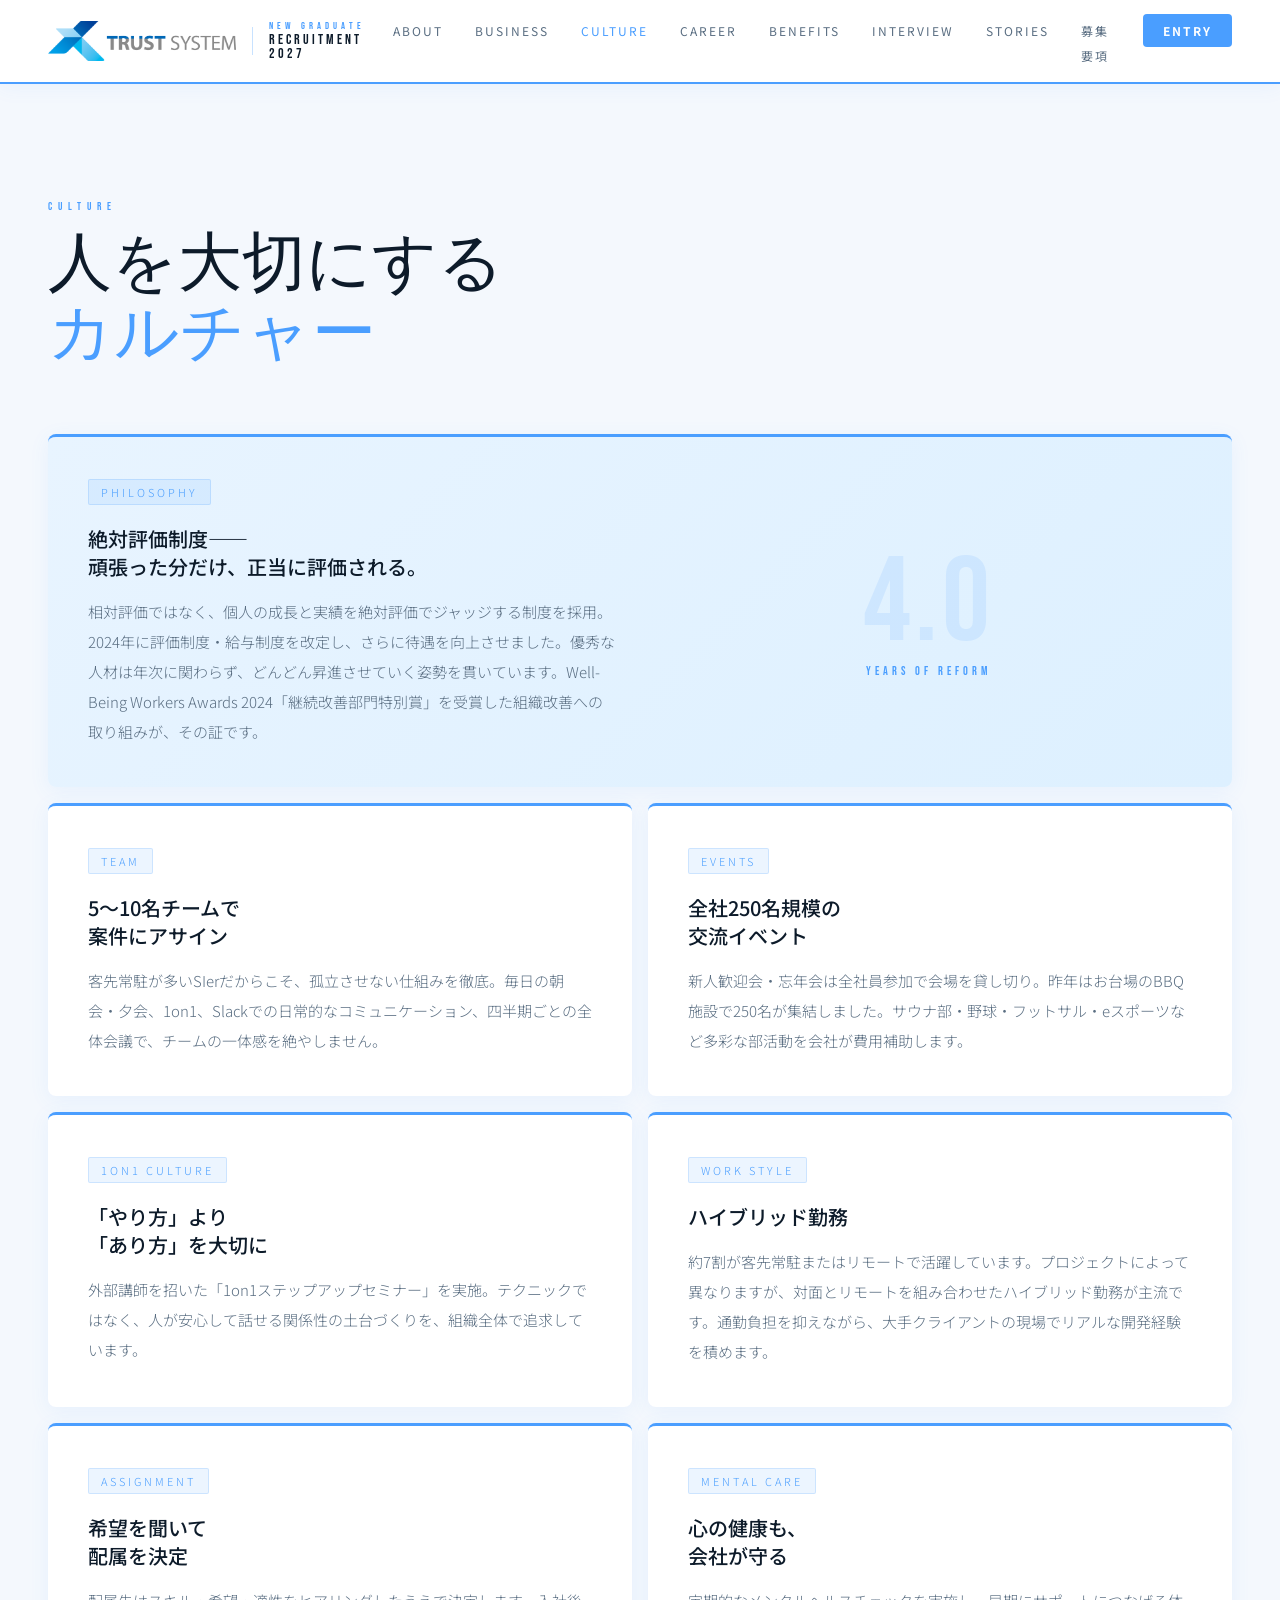
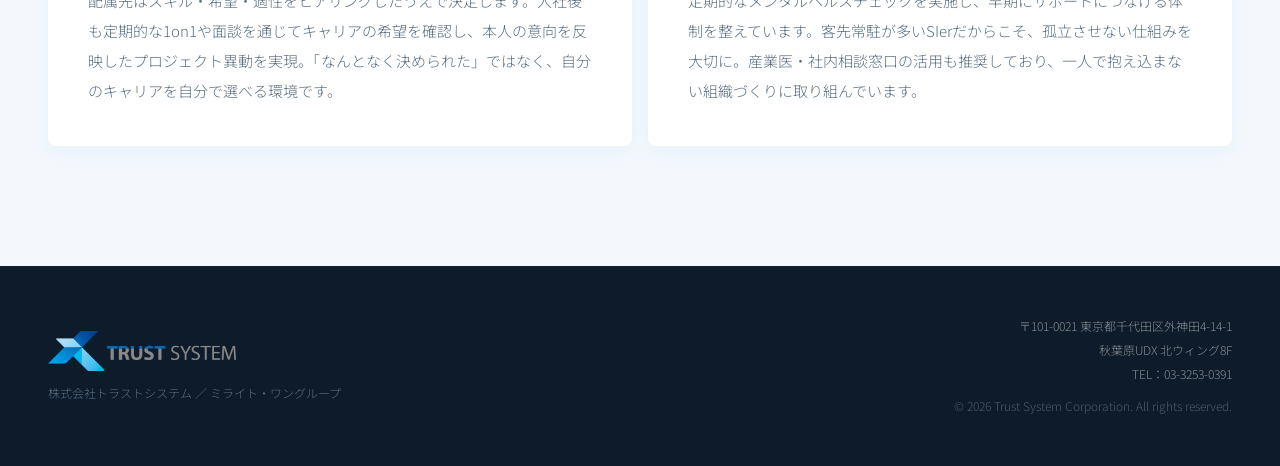
<file: culture.html>
<!DOCTYPE html>
<html lang="ja">
<head>
<meta charset="UTF-8">
<meta name="viewport" content="width=device-width, initial-scale=1.0">
<title>カルチャー | 株式会社トラストシステム 新卒採用</title>
<meta name="description" content="「人を大切にする」トラストシステムのカルチャーを紹介。新卒社員が安心して成長できる社風・チームの雰囲気について解説します。">
<!-- OGP:START -->
<link rel="canonical" href="https://kajiyaan.github.io/trustsystem_recruit/culture.html">
<meta property="og:type" content="website">
<meta property="og:site_name" content="株式会社トラストシステム 新卒採用">
<meta property="og:locale" content="ja_JP">
<meta property="og:title" content="カルチャー | 株式会社トラストシステム 新卒採用">
<meta property="og:description" content="「人を大切にする」トラストシステムのカルチャーを紹介。新卒社員が安心して成長できる社風・チームの雰囲気について解説します。">
<meta property="og:url" content="https://kajiyaan.github.io/trustsystem_recruit/culture.html">
<meta property="og:image" content="https://kajiyaan.github.io/trustsystem_recruit/img/ogp.jpg">
<meta property="og:image:width" content="1200">
<meta property="og:image:height" content="630">
<meta name="twitter:card" content="summary_large_image">
<meta name="twitter:title" content="カルチャー | 株式会社トラストシステム 新卒採用">
<meta name="twitter:description" content="「人を大切にする」トラストシステムのカルチャーを紹介。新卒社員が安心して成長できる社風・チームの雰囲気について解説します。">
<meta name="twitter:image" content="https://kajiyaan.github.io/trustsystem_recruit/img/ogp.jpg">
<!-- OGP:END -->
<link rel="preconnect" href="https://fonts.googleapis.com">
<link href="https://fonts.googleapis.com/css2?family=Noto+Sans+JP:wght@300;400;500;700&family=Bebas+Neue&family=Cormorant+Garamond:wght@300;400;600&display=swap" rel="stylesheet">
<link rel="stylesheet" href="css/style_light.css">
<link rel="icon" type="image/png" href="img/favicon.png">
<script type="application/ld+json">
{
  "@context": "https://schema.org",
  "@type": "Organization",
  "name": "株式会社トラストシステム",
  "alternateName": "Trust System Corporation",
  "url": "https://kajiyaan.github.io/trustsystem_recruit/",
  "logo": "https://kajiyaan.github.io/trustsystem_recruit/img/logo_main.png",
  "foundingDate": "1985-01",
  "telephone": "+81-3-3253-0391",
  "address": {
    "@type": "PostalAddress",
    "streetAddress": "外神田4-14-1 秋葉原UDX 北ウィング8F",
    "addressLocality": "千代田区",
    "addressRegion": "東京都",
    "postalCode": "101-0021",
    "addressCountry": "JP"
  },
  "parentOrganization": {
    "@type": "Organization",
    "name": "ミライト・ワングループ"
  },
  "sameAs": [
    "https://www.trustsystem.co.jp/",
    "https://www.wantedly.com/companies/company_3952988"
  ]
}
</script>
</head>
<body>
<!-- NAV -->
<nav>
  <a class="nav-logo" href="index.html">
    <img src="img/logo_main.png" alt="株式会社トラストシステム" class="nav-logo-img" onerror="this.style.display=&#39;none&#39;;this.nextElementSibling.style.display=&#39;flex&#39;;">
    <span style="display:none;font-family:&#39;Bebas Neue&#39;,sans-serif;font-size:18px;letter-spacing:3px;color:#0d1b2a;">TRUST<span style="color:#4a9eff;">SYSTEM</span></span>
    <div class="nav-logo-divider"></div>
    <div class="nav-logo-badge">
      <span class="nav-logo-badge-top">New Graduate</span>
      <span class="nav-logo-badge-bottom">RECRUITMENT 2027</span>
    </div>
  </a>
  <ul class="nav-links">
    <li><a href="about.html">About</a></li>
    <li><a href="business.html">Business</a></li>
    <li><a href="culture.html" style="color:var(--accent);">Culture</a></li>
    <li><a href="career.html">Career</a></li>
    <li><a href="welfare.html">Benefits</a></li>
    <li><a href="interview.html">Interview</a></li>
    <li><a href="stories.html">Stories</a></li>
    <li><a href="recruit.html">募集要項</a></li>
    <li><a href="entry.html" class="nav-entry">Entry</a></li>
  </ul>
  <button class="nav-hamburger" id="navHamburger" aria-label="メニュー">
    <span></span><span></span><span></span>
  </button>
</nav>
<div class="nav-mobile-overlay" id="navOverlay"></div>
<div class="nav-mobile-menu" id="navMobileMenu">
  <a href="about.html">About</a>
  <a href="business.html">Business</a>
  <a href="culture.html">Culture</a>
  <a href="career.html">Career</a>
  <a href="welfare.html">Benefits</a>
  <a href="interview.html">Interview</a>
  <a href="stories.html">Stories</a>
  <a href="recruit.html">募集要項</a>
  <a href="entry.html" class="nav-entry-mobile">Entry</a>
</div>
<div style="height:80px;"></div>
<!-- CULTURE -->
<section id="culture">
  <div class="culture-inner">
    <div class="culture-header">
      <p class="section-label">Culture</p>
      <h1 class="section-title">人を大切にする<br><em>カルチャー</em></h1>
    </div>
    <div class="culture-grid">
      <div class="culture-card featured" style="opacity: 0; transform: translateY(20px); transition: opacity 0.6s, transform 0.6s;">
        <div>
          <span class="culture-tag">Philosophy</span>
          <h2 class="culture-title">絶対評価制度——<br>頑張った分だけ、正当に評価される。</h2>
          <p class="culture-desc">
            相対評価ではなく、個人の成長と実績を絶対評価でジャッジする制度を採用。2024年に評価制度・給与制度を改定し、さらに待遇を向上させました。優秀な人材は年次に関わらず、どんどん昇進させていく姿勢を貫いています。Well-Being Workers Awards 2024「継続改善部門特別賞」を受賞した組織改善への取り組みが、その証です。
          </p>
        </div>
        <div style="text-align:center;">
          <div class="culture-visual-num">4.0</div>
          <p style="font-family:&#39;Bebas Neue&#39;,sans-serif;letter-spacing:4px;color:var(--accent);font-size:12px;">YEARS OF REFORM</p>
        </div>
      </div>
      <div class="culture-card" style="opacity: 0; transform: translateY(20px); transition: opacity 0.6s, transform 0.6s;">
        <span class="culture-tag">Team</span>
        <h2 class="culture-title">5〜10名チームで<br>案件にアサイン</h2>
        <p class="culture-desc">
          客先常駐が多いSIerだからこそ、孤立させない仕組みを徹底。毎日の朝会・夕会、1on1、Slackでの日常的なコミュニケーション、四半期ごとの全体会議で、チームの一体感を絶やしません。
        </p>
      </div>
      <div class="culture-card" style="opacity: 0; transform: translateY(20px); transition: opacity 0.6s, transform 0.6s;">
        <span class="culture-tag">Events</span>
        <h2 class="culture-title">全社250名規模の<br>交流イベント</h2>
        <p class="culture-desc">
          新人歓迎会・忘年会は全社員参加で会場を貸し切り。昨年はお台場のBBQ施設で250名が集結しました。サウナ部・野球・フットサル・eスポーツなど多彩な部活動を会社が費用補助します。
        </p>
      </div>
      <div class="culture-card" style="opacity: 0; transform: translateY(20px); transition: opacity 0.6s, transform 0.6s;">
        <span class="culture-tag">1on1 Culture</span>
        <h2 class="culture-title">「やり方」より<br>「あり方」を大切に</h2>
        <p class="culture-desc">
          外部講師を招いた「1on1ステップアップセミナー」を実施。テクニックではなく、人が安心して話せる関係性の土台づくりを、組織全体で追求しています。
        </p>
      </div>
      <div class="culture-card" style="opacity: 0; transform: translateY(20px); transition: opacity 0.6s, transform 0.6s;">
        <span class="culture-tag">Work Style</span>
        <h2 class="culture-title">ハイブリッド勤務</h2>
        <p class="culture-desc">
          約7割が客先常駐またはリモートで活躍しています。プロジェクトによって異なりますが、対面とリモートを組み合わせたハイブリッド勤務が主流です。通勤負担を抑えながら、大手クライアントの現場でリアルな開発経験を積めます。
        </p>
      </div>
      <div class="culture-card" style="opacity: 0; transform: translateY(20px); transition: opacity 0.6s, transform 0.6s;">
        <span class="culture-tag">Assignment</span>
        <h2 class="culture-title">希望を聞いて<br>配属を決定</h2>
        <p class="culture-desc">
          配属先はスキル・希望・適性をヒアリングしたうえで決定します。入社後も定期的な1on1や面談を通じてキャリアの希望を確認し、本人の意向を反映したプロジェクト異動を実現。「なんとなく決められた」ではなく、自分のキャリアを自分で選べる環境です。
        </p>
      </div>
      <div class="culture-card" style="opacity: 0; transform: translateY(20px); transition: opacity 0.6s, transform 0.6s;">
        <span class="culture-tag">Mental Care</span>
        <h2 class="culture-title">心の健康も、<br>会社が守る</h2>
        <p class="culture-desc">
          定期的なメンタルヘルスチェックを実施し、早期にサポートにつなげる体制を整えています。客先常駐が多いSIerだからこそ、孤立させない仕組みを大切に。産業医・社内相談窓口の活用も推奨しており、一人で抱え込まない組織づくりに取り組んでいます。
        </p>
      </div>
    </div>
  </div>
</section>
<footer>
  <div>
    <a class="footer-logo" href="index.html"><img src="img/logo_main.png" alt="株式会社トラストシステム"></a>
    <p style="font-size:12px;color:var(--gray);margin-top:8px;">株式会社トラストシステム ／ ミライト・ワングループ</p>
  </div>
  <div class="footer-info">
    <p>〒101-0021 東京都千代田区外神田4-14-1</p>
    <p>秋葉原UDX 北ウィング8F</p>
    <p>TEL：03-3253-0391</p>
    <p style="margin-top:8px;color:rgba(138,155,176,0.5);">© 2026 Trust System Corporation. All rights reserved.</p>
  </div>
</footer>
<script>
  const observer = new IntersectionObserver((entries) => {
    entries.forEach(entry => {
      if (entry.isIntersecting) {
        entry.target.style.opacity = '1';
        entry.target.style.transform = 'translateY(0)';
      }
    });
  }, { threshold: 0.1 });
  document.querySelectorAll('.number-card,.biz-card,.culture-card,.welfare-item,.fork-card,.project-card').forEach(el => {
    el.style.opacity = '0';
    el.style.transform = 'translateY(20px)';
    el.style.transition = 'opacity 0.6s ease, transform 0.6s ease';
    observer.observe(el);
  });
  const nav = document.querySelector('nav');
  window.addEventListener('scroll', () => {
    nav.style.background = window.scrollY > 50 ? 'rgba(255,255,255,0.98)' : 'rgba(255,255,255,0.95)';
  });
  const currentPage = location.pathname.split('/').pop() || 'index.html';
  document.querySelectorAll('.nav-links a:not(.nav-entry)').forEach(a => {
    if (a.getAttribute('href') === currentPage) a.style.color = 'var(--accent)';
  });
  const hamburger = document.getElementById('navHamburger');
  const overlay = document.getElementById('navOverlay');
  const mobileMenu = document.getElementById('navMobileMenu');
  function toggleMenu(open) {
    hamburger.classList.toggle('open', open);
    overlay.classList.toggle('open', open);
    mobileMenu.classList.toggle('open', open);
    document.body.style.overflow = open ? 'hidden' : '';
  }
  hamburger.addEventListener('click', () => toggleMenu(!mobileMenu.classList.contains('open')));
  overlay.addEventListener('click', () => toggleMenu(false));
  mobileMenu.querySelectorAll('a').forEach(a => a.addEventListener('click', () => toggleMenu(false)));
</script>
</body>
</html>
</file>
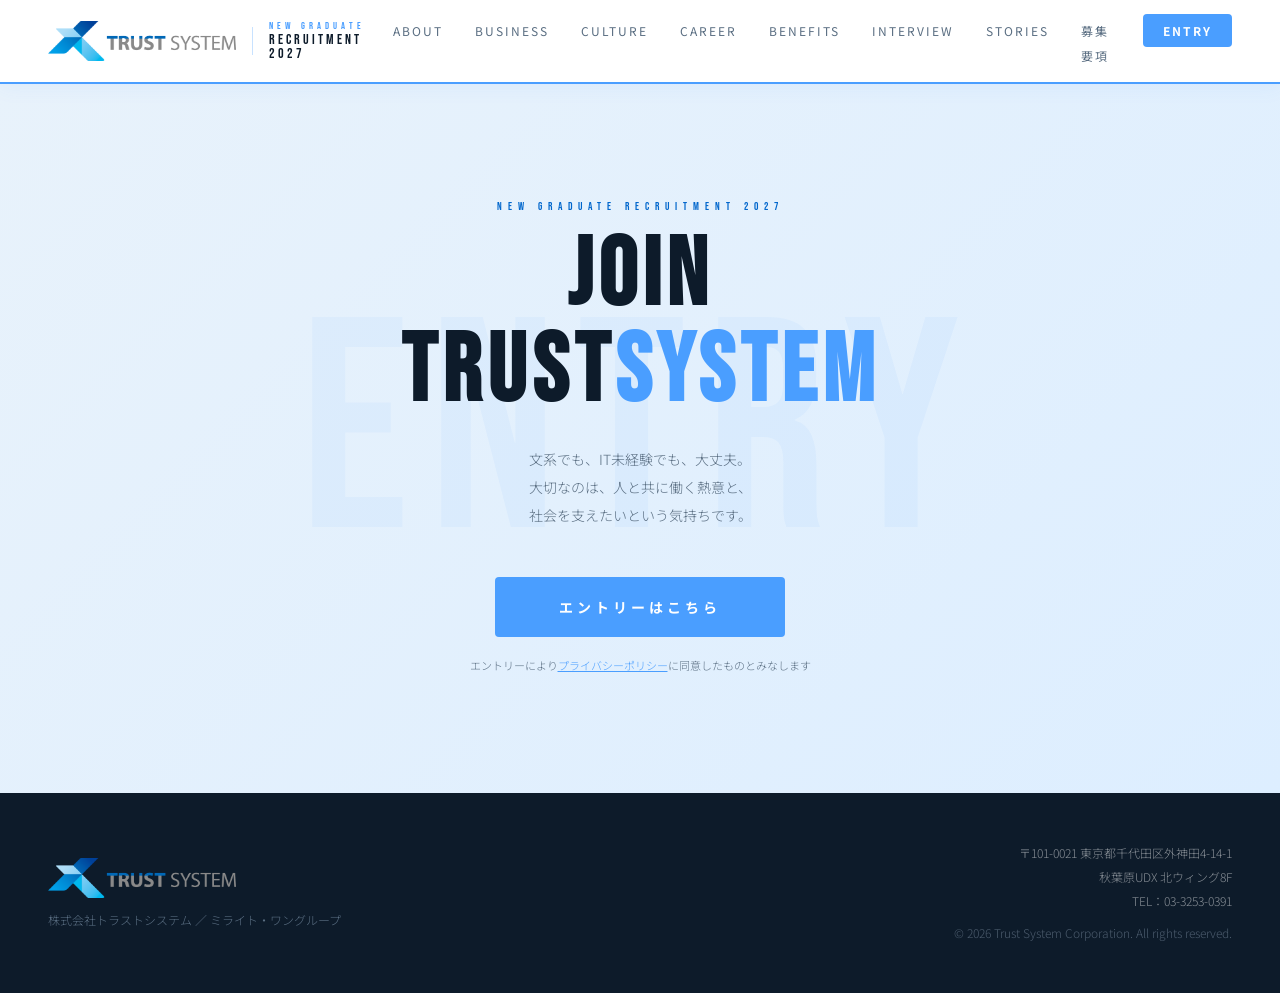
<file: entry.html>
<!DOCTYPE html>
<html lang="ja">
<head>
<meta charset="UTF-8">
<meta name="viewport" content="width=device-width, initial-scale=1.0">
<title>エントリー | 株式会社トラストシステム 新卒採用</title>
<meta name="description" content="トラストシステム新卒採用へのエントリーページ。募集要項をご確認の上、こちらからご応募ください。">
<!-- OGP:START -->
<link rel="canonical" href="https://kajiyaan.github.io/trustsystem_recruit/entry.html">
<meta property="og:type" content="website">
<meta property="og:site_name" content="株式会社トラストシステム 新卒採用">
<meta property="og:locale" content="ja_JP">
<meta property="og:title" content="エントリー | 株式会社トラストシステム 新卒採用">
<meta property="og:description" content="トラストシステム新卒採用へのエントリーページ。募集要項をご確認の上、こちらからご応募ください。">
<meta property="og:url" content="https://kajiyaan.github.io/trustsystem_recruit/entry.html">
<meta property="og:image" content="https://kajiyaan.github.io/trustsystem_recruit/img/ogp.jpg">
<meta property="og:image:width" content="1200">
<meta property="og:image:height" content="630">
<meta name="twitter:card" content="summary_large_image">
<meta name="twitter:title" content="エントリー | 株式会社トラストシステム 新卒採用">
<meta name="twitter:description" content="トラストシステム新卒採用へのエントリーページ。募集要項をご確認の上、こちらからご応募ください。">
<meta name="twitter:image" content="https://kajiyaan.github.io/trustsystem_recruit/img/ogp.jpg">
<!-- OGP:END -->
<link rel="preconnect" href="https://fonts.googleapis.com">
<link href="https://fonts.googleapis.com/css2?family=Noto+Sans+JP:wght@300;400;500;700&family=Bebas+Neue&family=Cormorant+Garamond:wght@300;400;600&display=swap" rel="stylesheet">
<link rel="stylesheet" href="css/style_light.css">
<link rel="icon" type="image/png" href="img/favicon.png">
<script type="application/ld+json">
{
  "@context": "https://schema.org",
  "@type": "Organization",
  "name": "株式会社トラストシステム",
  "alternateName": "Trust System Corporation",
  "url": "https://kajiyaan.github.io/trustsystem_recruit/",
  "logo": "https://kajiyaan.github.io/trustsystem_recruit/img/logo_main.png",
  "foundingDate": "1985-01",
  "telephone": "+81-3-3253-0391",
  "address": {
    "@type": "PostalAddress",
    "streetAddress": "外神田4-14-1 秋葉原UDX 北ウィング8F",
    "addressLocality": "千代田区",
    "addressRegion": "東京都",
    "postalCode": "101-0021",
    "addressCountry": "JP"
  },
  "parentOrganization": {
    "@type": "Organization",
    "name": "ミライト・ワングループ"
  },
  "sameAs": [
    "https://www.trustsystem.co.jp/",
    "https://www.wantedly.com/companies/company_3952988"
  ]
}
</script>
</head>
<body>
<!-- NAV -->
<nav>
  <a class="nav-logo" href="index.html">
    <img src="img/logo_main.png" alt="株式会社トラストシステム" class="nav-logo-img" onerror="this.style.display=&#39;none&#39;;this.nextElementSibling.style.display=&#39;flex&#39;;">
    <span style="display:none;font-family:&#39;Bebas Neue&#39;,sans-serif;font-size:18px;letter-spacing:3px;color:#0d1b2a;">TRUST<span style="color:#4a9eff;">SYSTEM</span></span>
    <div class="nav-logo-divider"></div>
    <div class="nav-logo-badge">
      <span class="nav-logo-badge-top">New Graduate</span>
      <span class="nav-logo-badge-bottom">RECRUITMENT 2027</span>
    </div>
  </a>
  <ul class="nav-links">
    <li><a href="about.html">About</a></li>
    <li><a href="business.html">Business</a></li>
    <li><a href="culture.html">Culture</a></li>
    <li><a href="career.html">Career</a></li>
    <li><a href="welfare.html">Benefits</a></li>
    <li><a href="interview.html">Interview</a></li>
    <li><a href="stories.html">Stories</a></li>
    <li><a href="recruit.html">募集要項</a></li>
    <li><a href="entry.html" class="nav-entry">Entry</a></li>
  </ul>
  <button class="nav-hamburger" id="navHamburger" aria-label="メニュー">
    <span></span><span></span><span></span>
  </button>
</nav>
<div class="nav-mobile-overlay" id="navOverlay"></div>
<div class="nav-mobile-menu" id="navMobileMenu">
  <a href="about.html">About</a>
  <a href="business.html">Business</a>
  <a href="culture.html">Culture</a>
  <a href="career.html">Career</a>
  <a href="welfare.html">Benefits</a>
  <a href="interview.html">Interview</a>
  <a href="stories.html">Stories</a>
  <a href="recruit.html">募集要項</a>
  <a href="entry.html" class="nav-entry-mobile">Entry</a>
</div>
<div style="height:80px;"></div>
<!-- ENTRY -->
<section id="entry">
  <div class="entry-content">
    <p class="section-label" style="color:var(--accent2);">New Graduate Recruitment 2027</p>
    <h1 class="entry-title">JOIN<br>TRUST<span style="color:var(--accent);">SYSTEM</span></h1>
    <p class="entry-desc">
      文系でも、IT未経験でも、大丈夫。<br>
      大切なのは、人と共に働く熱意と、<br>
      社会を支えたいという気持ちです。
    </p>
    <a href="https://www.career-cloud.asia/27/form/entry/select?id=17303760804836" target="_blank" class="entry-btn">エントリーはこちら</a>
    <p style="font-size:11px;color:var(--gray);margin-top:20px;">エントリーにより<a href="https://www.trustsystem.co.jp/privacypolicy" target="_blank" rel="noopener" style="color:var(--accent);text-decoration:underline;">プライバシーポリシー</a>に同意したものとみなします</p>
    
  </div>
</section>
<footer>
  <div>
    <a class="footer-logo" href="index.html"><img src="img/logo_main.png" alt="株式会社トラストシステム"></a>
    <p style="font-size:12px;color:var(--gray);margin-top:8px;">株式会社トラストシステム ／ ミライト・ワングループ</p>
  </div>
  <div class="footer-info">
    <p>〒101-0021 東京都千代田区外神田4-14-1</p>
    <p>秋葉原UDX 北ウィング8F</p>
    <p>TEL：03-3253-0391</p>
    <p style="margin-top:8px;color:rgba(138,155,176,0.5);">© 2026 Trust System Corporation. All rights reserved.</p>
  </div>
</footer>
<script>
  const observer = new IntersectionObserver((entries) => {
    entries.forEach(entry => {
      if (entry.isIntersecting) {
        entry.target.style.opacity = '1';
        entry.target.style.transform = 'translateY(0)';
      }
    });
  }, { threshold: 0.1 });
  document.querySelectorAll('.number-card,.biz-card,.culture-card,.welfare-item,.fork-card,.project-card').forEach(el => {
    el.style.opacity = '0';
    el.style.transform = 'translateY(20px)';
    el.style.transition = 'opacity 0.6s ease, transform 0.6s ease';
    observer.observe(el);
  });
  const nav = document.querySelector('nav');
  window.addEventListener('scroll', () => {
    nav.style.background = window.scrollY > 50 ? 'rgba(255,255,255,0.98)' : 'rgba(255,255,255,0.95)';
  });
  const currentPage = location.pathname.split('/').pop() || 'index.html';
  document.querySelectorAll('.nav-links a:not(.nav-entry)').forEach(a => {
    if (a.getAttribute('href') === currentPage) a.style.color = 'var(--accent)';
  });
  const hamburger = document.getElementById('navHamburger');
  const overlay = document.getElementById('navOverlay');
  const mobileMenu = document.getElementById('navMobileMenu');
  function toggleMenu(open) {
    hamburger.classList.toggle('open', open);
    overlay.classList.toggle('open', open);
    mobileMenu.classList.toggle('open', open);
    document.body.style.overflow = open ? 'hidden' : '';
  }
  hamburger.addEventListener('click', () => toggleMenu(!mobileMenu.classList.contains('open')));
  overlay.addEventListener('click', () => toggleMenu(false));
  mobileMenu.querySelectorAll('a').forEach(a => a.addEventListener('click', () => toggleMenu(false)));
</script>
</body>
</html>
</file>
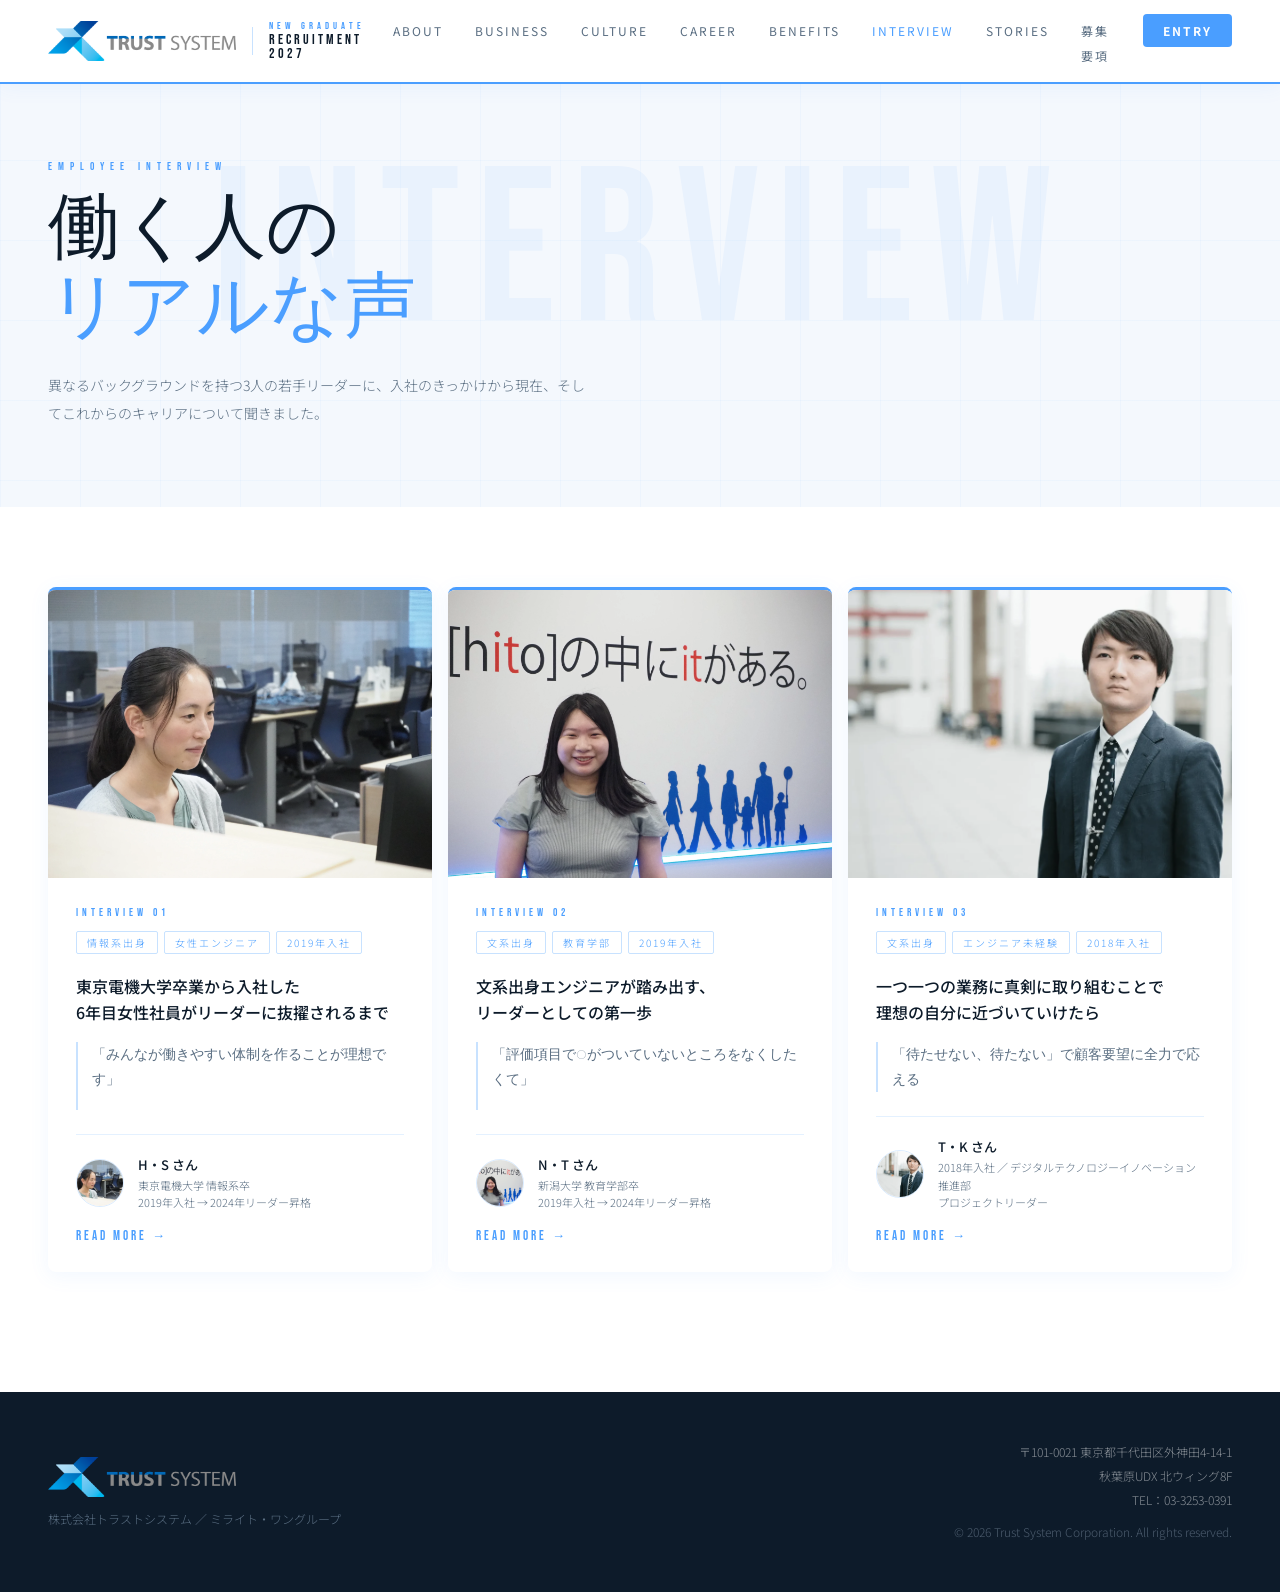
<file: interview.html>
<!DOCTYPE html>
<html lang="ja">
<head>
<meta charset="UTF-8">
<meta name="viewport" content="width=device-width, initial-scale=1.0">
<title>社員インタビュー | 株式会社トラストシステム 新卒採用</title>
<meta name="description" content="トラストシステムで活躍する若手社員3名のインタビュー一覧。文系出身・IT未経験入社それぞれのキャリアストーリーを紹介します。">
<!-- OGP:START -->
<link rel="canonical" href="https://kajiyaan.github.io/trustsystem_recruit/interview.html">
<meta property="og:type" content="website">
<meta property="og:site_name" content="株式会社トラストシステム 新卒採用">
<meta property="og:locale" content="ja_JP">
<meta property="og:title" content="社員インタビュー | 株式会社トラストシステム 新卒採用">
<meta property="og:description" content="トラストシステムで活躍する若手社員3名のインタビュー一覧。文系出身・IT未経験入社それぞれのキャリアストーリーを紹介します。">
<meta property="og:url" content="https://kajiyaan.github.io/trustsystem_recruit/interview.html">
<meta property="og:image" content="https://kajiyaan.github.io/trustsystem_recruit/img/ogp.jpg">
<meta property="og:image:width" content="1200">
<meta property="og:image:height" content="630">
<meta name="twitter:card" content="summary_large_image">
<meta name="twitter:title" content="社員インタビュー | 株式会社トラストシステム 新卒採用">
<meta name="twitter:description" content="トラストシステムで活躍する若手社員3名のインタビュー一覧。文系出身・IT未経験入社それぞれのキャリアストーリーを紹介します。">
<meta name="twitter:image" content="https://kajiyaan.github.io/trustsystem_recruit/img/ogp.jpg">
<!-- OGP:END -->
<link rel="preconnect" href="https://fonts.googleapis.com">
<link href="https://fonts.googleapis.com/css2?family=Noto+Sans+JP:wght@300;400;500;700&family=Bebas+Neue&family=Cormorant+Garamond:wght@300;400;600&display=swap" rel="stylesheet">
<link rel="stylesheet" href="css/style_light.css">
<link rel="icon" type="image/png" href="img/favicon.png">
<script type="application/ld+json">
{
  "@context": "https://schema.org",
  "@type": "Organization",
  "name": "株式会社トラストシステム",
  "alternateName": "Trust System Corporation",
  "url": "https://kajiyaan.github.io/trustsystem_recruit/",
  "logo": "https://kajiyaan.github.io/trustsystem_recruit/img/logo_main.png",
  "foundingDate": "1985-01",
  "telephone": "+81-3-3253-0391",
  "address": {
    "@type": "PostalAddress",
    "streetAddress": "外神田4-14-1 秋葉原UDX 北ウィング8F",
    "addressLocality": "千代田区",
    "addressRegion": "東京都",
    "postalCode": "101-0021",
    "addressCountry": "JP"
  },
  "parentOrganization": {
    "@type": "Organization",
    "name": "ミライト・ワングループ"
  },
  "sameAs": [
    "https://www.trustsystem.co.jp/",
    "https://www.wantedly.com/companies/company_3952988"
  ]
}
</script>
</head>
<body>

<!-- NAV -->
<nav>
  <a class="nav-logo" href="index.html">
    <img src="img/logo_main.png" alt="株式会社トラストシステム" class="nav-logo-img" onerror="this.style.display=&#39;none&#39;;this.nextElementSibling.style.display=&#39;flex&#39;;">
    <span style="display:none;font-family:&#39;Bebas Neue&#39;,sans-serif;font-size:18px;letter-spacing:3px;color:#0d1b2a;">TRUST<span style="color:#4a9eff;">SYSTEM</span></span>
    <div class="nav-logo-divider"></div>
    <div class="nav-logo-badge">
      <span class="nav-logo-badge-top">New Graduate</span>
      <span class="nav-logo-badge-bottom">RECRUITMENT 2027</span>
    </div>
  </a>
  <ul class="nav-links">
    <li><a href="about.html">About</a></li>
    <li><a href="business.html">Business</a></li>
    <li><a href="culture.html">Culture</a></li>
    <li><a href="career.html">Career</a></li>
    <li><a href="welfare.html">Benefits</a></li>
    <li><a href="interview.html" style="color:var(--accent);">Interview</a></li>
    <li><a href="stories.html">Stories</a></li>
    <li><a href="recruit.html">募集要項</a></li>
    <li><a href="entry.html" class="nav-entry">Entry</a></li>
  </ul>
  <button class="nav-hamburger" id="navHamburger" aria-label="メニュー">
    <span></span><span></span><span></span>
  </button>
</nav>
<div class="nav-mobile-overlay" id="navOverlay"></div>
<div class="nav-mobile-menu" id="navMobileMenu">
  <a href="about.html">About</a>
  <a href="business.html">Business</a>
  <a href="culture.html">Culture</a>
  <a href="career.html">Career</a>
  <a href="welfare.html">Benefits</a>
  <a href="interview.html">Interview</a>
  <a href="stories.html">Stories</a>
  <a href="recruit.html">募集要項</a>
  <a href="entry.html" class="nav-entry-mobile">Entry</a>
</div>

<!-- HERO -->
<section class="iv-hero">
  <div class="iv-hero-grid"></div>
  <div class="iv-hero-inner">
    <p class="section-label">Employee Interview</p>
    <h1 class="section-title" style="font-size:clamp(40px,6vw,72px);">
      働く人の<br><em>リアルな声</em>
    </h1>
    <p class="section-desc">
      異なるバックグラウンドを持つ3人の若手リーダーに、入社のきっかけから現在、そしてこれからのキャリアについて聞きました。
    </p>
  </div>
</section>

<!-- CARD LIST -->
<div class="iv-list">
  <div class="iv-list-inner">

    <!-- Card 01 -->
    <a href="interview_01.html" class="iv-card">
      <img src="img/interview_01.webp" alt="H・Sさん" class="iv-card-photo">
      <div class="iv-card-body">
        <p class="iv-card-num">INTERVIEW 01</p>
        <div class="iv-card-tags">
          <span class="iv-card-tag">情報系出身</span>
          <span class="iv-card-tag">女性エンジニア</span>
          <span class="iv-card-tag">2019年入社</span>
        </div>
        <h2 class="iv-card-title">東京電機大学卒業から入社した<br>6年目女性社員がリーダーに抜擢されるまで</h2>
        <p class="iv-card-quote">「みんなが働きやすい体制を作ることが理想です」</p>
        <div class="iv-card-profile">
          <img src="img/interview_01.webp" alt="H・S" class="iv-card-avatar">
          <div>
            <p class="iv-card-name">H・S さん</p>
            <p class="iv-card-meta">東京電機大学 情報系卒<br>2019年入社 → 2024年リーダー昇格</p>
          </div>
        </div>
        <p class="iv-card-arrow">READ MORE →</p>
      </div>
    </a>

    <!-- Card 02 -->
    <a href="interview_02.html" class="iv-card">
      <img src="img/interview_02.webp" alt="N・Tさん" class="iv-card-photo">
      <div class="iv-card-body">
        <p class="iv-card-num">INTERVIEW 02</p>
        <div class="iv-card-tags">
          <span class="iv-card-tag">文系出身</span>
          <span class="iv-card-tag">教育学部</span>
          <span class="iv-card-tag">2019年入社</span>
        </div>
        <h2 class="iv-card-title">文系出身エンジニアが踏み出す、<br>リーダーとしての第一歩</h2>
        <p class="iv-card-quote">「評価項目で○がついていないところをなくしたくて」</p>
        <div class="iv-card-profile">
          <img src="img/interview_02.webp" alt="N・T" class="iv-card-avatar">
          <div>
            <p class="iv-card-name">N・T さん</p>
            <p class="iv-card-meta">新潟大学 教育学部卒<br>2019年入社 → 2024年リーダー昇格</p>
          </div>
        </div>
        <p class="iv-card-arrow">READ MORE →</p>
      </div>
    </a>

    <!-- Card 03 -->
    <a href="interview_03.html" class="iv-card">
      <img src="img/interview_03.webp" alt="T・Kさん" class="iv-card-photo">
      <div class="iv-card-body">
        <p class="iv-card-num">INTERVIEW 03</p>
        <div class="iv-card-tags">
          <span class="iv-card-tag">文系出身</span>
          <span class="iv-card-tag">エンジニア未経験</span>
          <span class="iv-card-tag">2018年入社</span>
        </div>
        <h2 class="iv-card-title">一つ一つの業務に真剣に取り組むことで<br>理想の自分に近づいていけたら</h2>
        <p class="iv-card-quote">「待たせない、待たない」で顧客要望に全力で応える</p>
        <div class="iv-card-profile">
          <img src="img/interview_03.webp" alt="T・K" class="iv-card-avatar">
          <div>
            <p class="iv-card-name">T・K さん</p>
            <p class="iv-card-meta">2018年入社 ／ デジタルテクノロジーイノベーション推進部<br>プロジェクトリーダー</p>
          </div>
        </div>
        <p class="iv-card-arrow">READ MORE →</p>
      </div>
    </a>

  </div>
</div>

<!-- FOOTER -->
<footer>
  <div>
    <a class="footer-logo" href="index.html"><img src="img/logo_main.png" alt="株式会社トラストシステム"></a>
    <p style="font-size:12px;color:var(--gray);margin-top:8px;">株式会社トラストシステム ／ ミライト・ワングループ</p>
  </div>
  <div class="footer-info">
    <p>〒101-0021 東京都千代田区外神田4-14-1</p>
    <p>秋葉原UDX 北ウィング8F</p>
    <p>TEL：03-3253-0391</p>
    <p style="margin-top:8px;color:rgba(138,155,176,0.5);">© 2026 Trust System Corporation. All rights reserved.</p>
  </div>
</footer>

<script>
  const nav = document.querySelector('nav');
  window.addEventListener('scroll', () => {
    nav.style.background = window.scrollY > 50 ? 'rgba(255,255,255,0.98)' : 'rgba(255,255,255,0.95)';
  });
  const observer = new IntersectionObserver((entries) => {
    entries.forEach(e => { if (e.isIntersecting) { e.target.style.opacity='1'; e.target.style.transform='translateY(0)'; } });
  }, { threshold: 0.1 });
  document.querySelectorAll('.iv-card').forEach(el => {
    el.style.opacity='0'; el.style.transform='translateY(20px)';
    el.style.transition='opacity 0.6s ease, transform 0.6s ease';
    observer.observe(el);
  });
  const hamburger = document.getElementById('navHamburger');
  const overlay = document.getElementById('navOverlay');
  const mobileMenu = document.getElementById('navMobileMenu');
  function toggleMenu(open) {
    hamburger.classList.toggle('open', open);
    overlay.classList.toggle('open', open);
    mobileMenu.classList.toggle('open', open);
    document.body.style.overflow = open ? 'hidden' : '';
  }
  hamburger.addEventListener('click', () => toggleMenu(!mobileMenu.classList.contains('open')));
  overlay.addEventListener('click', () => toggleMenu(false));
  mobileMenu.querySelectorAll('a').forEach(a => a.addEventListener('click', () => toggleMenu(false)));
</script>
</body>
</html>
</file>
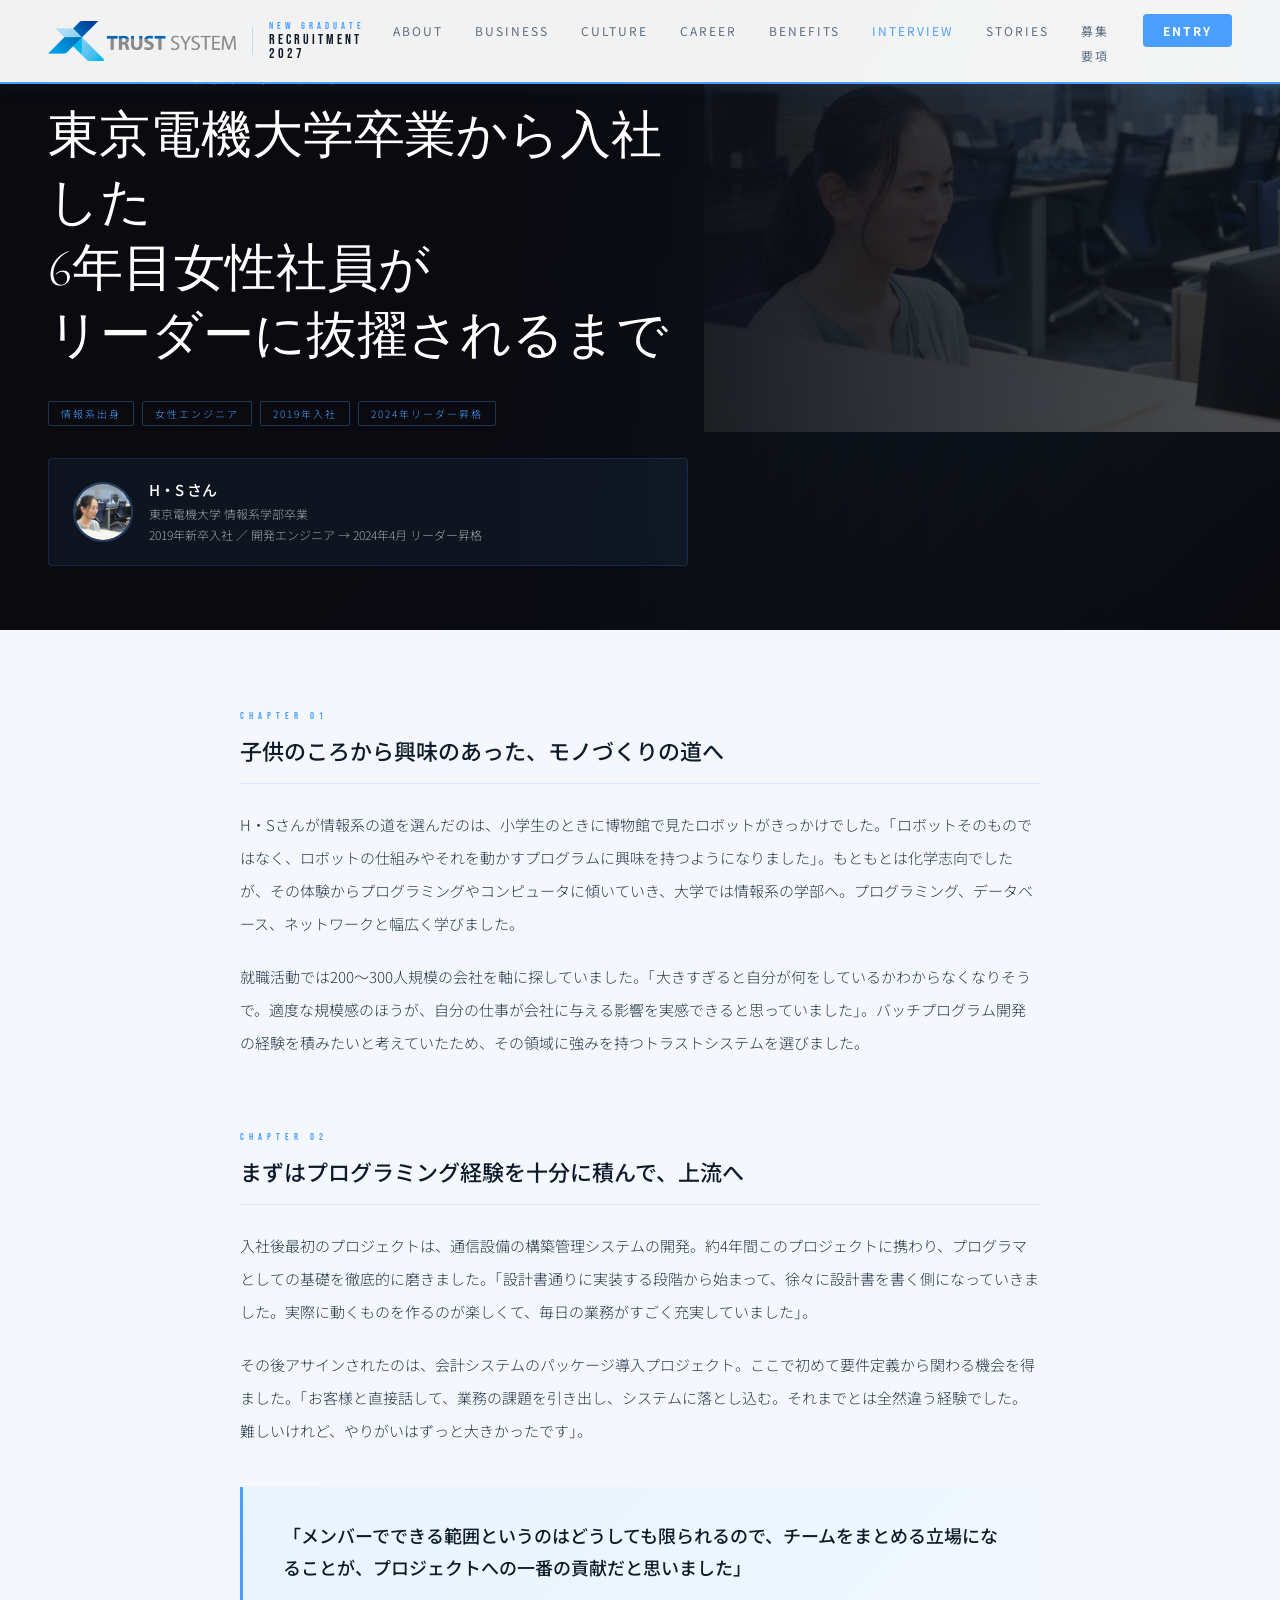
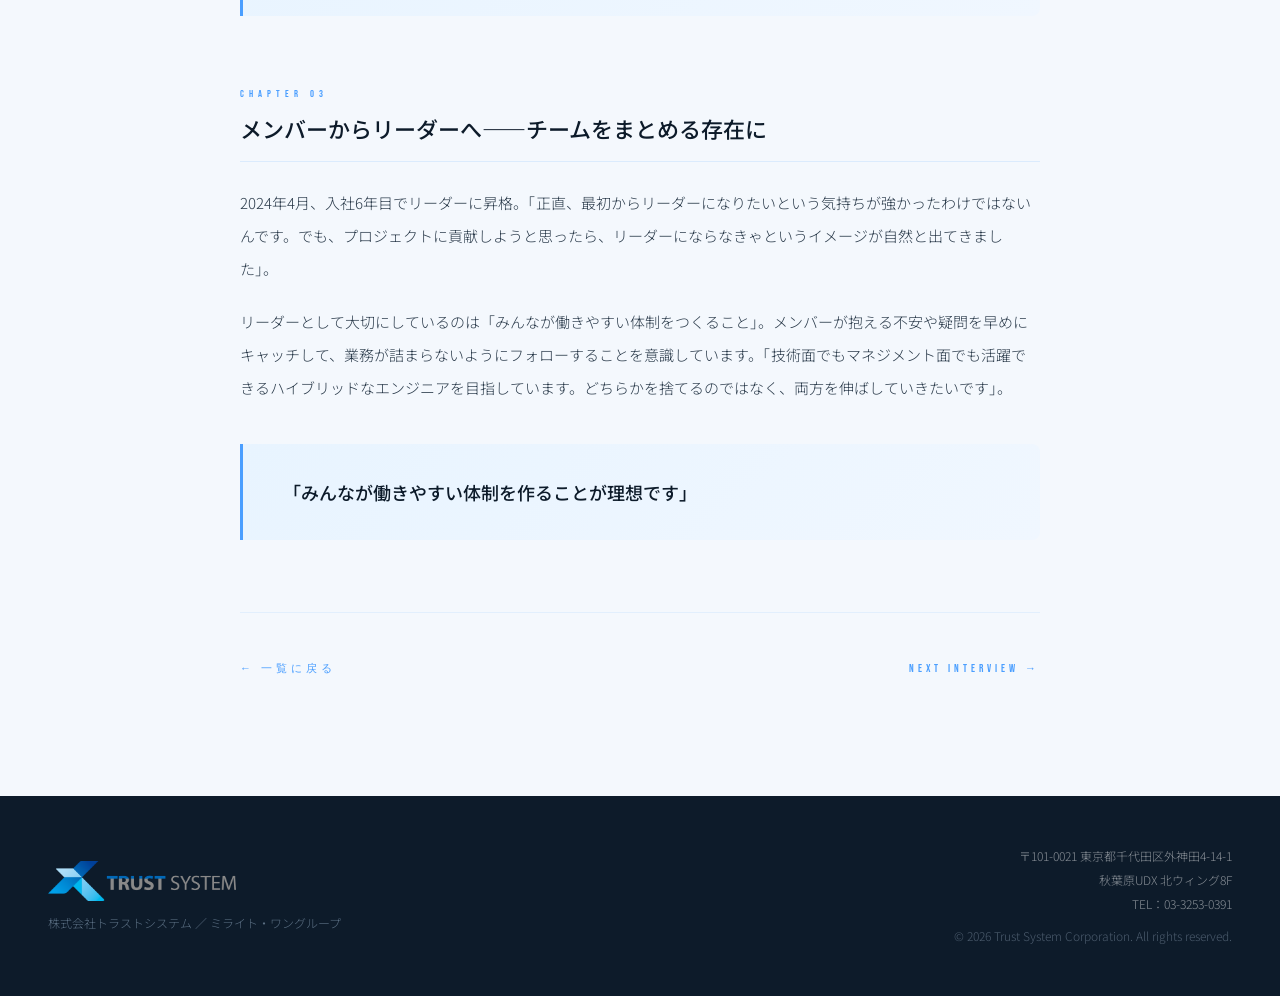
<file: interview_01.html>
<!DOCTYPE html>
<html lang="ja">
<head>
<meta charset="UTF-8">
<meta name="viewport" content="width=device-width, initial-scale=1.0">
<title>Interview 01 H・Sさん | 株式会社トラストシステム 新卒採用</title>
<meta name="description" content="東京電機大学卒業後にトラストシステムへ入社し、6年目でリーダーに抜擢されたH・Sさんのインタビュー。">
<!-- OGP:START -->
<link rel="canonical" href="https://kajiyaan.github.io/trustsystem_recruit/interview_01.html">
<meta property="og:type" content="article">
<meta property="og:site_name" content="株式会社トラストシステム 新卒採用">
<meta property="og:locale" content="ja_JP">
<meta property="og:title" content="Interview 01 H・Sさん | 株式会社トラストシステム 新卒採用">
<meta property="og:description" content="東京電機大学卒業後にトラストシステムへ入社し、6年目でリーダーに抜擢されたH・Sさんのインタビュー。">
<meta property="og:url" content="https://kajiyaan.github.io/trustsystem_recruit/interview_01.html">
<meta property="og:image" content="https://kajiyaan.github.io/trustsystem_recruit/img/ogp.jpg">
<meta property="og:image:width" content="1200">
<meta property="og:image:height" content="630">
<meta name="twitter:card" content="summary_large_image">
<meta name="twitter:title" content="Interview 01 H・Sさん | 株式会社トラストシステム 新卒採用">
<meta name="twitter:description" content="東京電機大学卒業後にトラストシステムへ入社し、6年目でリーダーに抜擢されたH・Sさんのインタビュー。">
<meta name="twitter:image" content="https://kajiyaan.github.io/trustsystem_recruit/img/ogp.jpg">
<!-- OGP:END -->
<link rel="preconnect" href="https://fonts.googleapis.com">
<link href="https://fonts.googleapis.com/css2?family=Noto+Sans+JP:wght@300;400;500;700&family=Bebas+Neue&family=Cormorant+Garamond:wght@300;400;600&display=swap" rel="stylesheet">
<link rel="stylesheet" href="css/style_light.css">
<link rel="icon" type="image/png" href="img/favicon.png">
<script type="application/ld+json">
[
  {
    "@context": "https://schema.org",
    "@type": "Organization",
    "name": "株式会社トラストシステム",
    "alternateName": "Trust System Corporation",
    "url": "https://kajiyaan.github.io/trustsystem_recruit/",
    "logo": "https://kajiyaan.github.io/trustsystem_recruit/img/logo_main.png",
    "foundingDate": "1985-01",
    "telephone": "+81-3-3253-0391",
    "address": {
      "@type": "PostalAddress",
      "streetAddress": "外神田4-14-1 秋葉原UDX 北ウィング8F",
      "addressLocality": "千代田区",
      "addressRegion": "東京都",
      "postalCode": "101-0021",
      "addressCountry": "JP"
    },
    "parentOrganization": {
      "@type": "Organization",
      "name": "ミライト・ワングループ"
    },
    "sameAs": [
      "https://www.trustsystem.co.jp/",
      "https://www.wantedly.com/companies/company_3952988"
    ]
  },
  {
    "@context": "https://schema.org",
    "@type": "Article",
    "headline": "東京電機大学卒業から入社した6年目女性社員がリーダーに抜擢されるまで",
    "image": "https://kajiyaan.github.io/trustsystem_recruit/img/interview_01.webp",
    "datePublished": "2026-04-19",
    "inLanguage": "ja",
    "author": {
      "@type": "Organization",
      "name": "株式会社トラストシステム"
    },
    "publisher": {
      "@type": "Organization",
      "name": "株式会社トラストシステム",
      "logo": {
        "@type": "ImageObject",
        "url": "https://kajiyaan.github.io/trustsystem_recruit/img/logo_main.png"
      }
    }
  }
]
</script>
</head>
<body>

<nav>
  <a class="nav-logo" href="index.html">
    <img src="img/logo_main.png" alt="株式会社トラストシステム" class="nav-logo-img" onerror="this.style.display=&#39;none&#39;;this.nextElementSibling.style.display=&#39;flex&#39;;">
    <span style="display:none;font-family:&#39;Bebas Neue&#39;,sans-serif;font-size:18px;letter-spacing:3px;color:#0d1b2a;">TRUST<span style="color:#4a9eff;">SYSTEM</span></span>
    <div class="nav-logo-divider"></div>
    <div class="nav-logo-badge">
      <span class="nav-logo-badge-top">New Graduate</span>
      <span class="nav-logo-badge-bottom">RECRUITMENT 2027</span>
    </div>
  </a>
  <ul class="nav-links">
    <li><a href="about.html">About</a></li>
    <li><a href="business.html">Business</a></li>
    <li><a href="culture.html">Culture</a></li>
    <li><a href="career.html">Career</a></li>
    <li><a href="welfare.html">Benefits</a></li>
    <li><a href="interview.html" style="color:var(--accent);">Interview</a></li>
    <li><a href="stories.html">Stories</a></li>
    <li><a href="recruit.html">募集要項</a></li>
    <li><a href="entry.html" class="nav-entry">Entry</a></li>
  </ul>
  <button class="nav-hamburger" id="navHamburger" aria-label="メニュー">
    <span></span><span></span><span></span>
  </button>
</nav>
<div class="nav-mobile-overlay" id="navOverlay"></div>
<div class="nav-mobile-menu" id="navMobileMenu">
  <a href="about.html">About</a>
  <a href="business.html">Business</a>
  <a href="culture.html">Culture</a>
  <a href="career.html">Career</a>
  <a href="welfare.html">Benefits</a>
  <a href="interview.html">Interview</a>
  <a href="stories.html">Stories</a>
  <a href="recruit.html">募集要項</a>
  <a href="entry.html" class="nav-entry-mobile">Entry</a>
</div>

<!-- HERO -->
<section class="iv-detail-hero">
  <div class="iv-detail-hero-bg"></div>
  <img src="img/interview_01.webp" alt="" class="iv-detail-hero-photo">
  <div class="iv-detail-hero-overlay"></div>
  <div class="iv-detail-hero-content">
    <a href="interview.html" class="iv-back">← BACK TO INTERVIEW</a>
    <p class="iv-num">INTERVIEW 01 — 若手リーダーインタビュー</p>
    <h1 class="iv-detail-title">東京電機大学卒業から入社した<br>6年目女性社員が<br>リーダーに抜擢されるまで</h1>
    <div class="iv-tags">
      <span class="iv-tag">情報系出身</span>
      <span class="iv-tag">女性エンジニア</span>
      <span class="iv-tag">2019年入社</span>
      <span class="iv-tag">2024年リーダー昇格</span>
    </div>
    <div class="iv-profile-inline">
      <img src="img/interview_01.webp" alt="H・S" class="iv-profile-photo">
      <div>
        <p class="iv-profile-name">H・S さん</p>
        <p class="iv-profile-meta">東京電機大学 情報系学部卒業<br>2019年新卒入社 ／ 開発エンジニア → 2024年4月 リーダー昇格</p>
      </div>
    </div>
  </div>
</section>

<!-- BODY -->
<div class="iv-body">
  <div class="iv-body-inner">

    <div class="iv-section">
      <p class="iv-section-label">Chapter 01</p>
      <h2 class="iv-section-heading">子供のころから興味のあった、モノづくりの道へ</h2>
      <p class="iv-text">
        H・Sさんが情報系の道を選んだのは、小学生のときに博物館で見たロボットがきっかけでした。「ロボットそのものではなく、ロボットの仕組みやそれを動かすプログラムに興味を持つようになりました」。もともとは化学志向でしたが、その体験からプログラミングやコンピュータに傾いていき、大学では情報系の学部へ。プログラミング、データベース、ネットワークと幅広く学びました。
      </p>
      <p class="iv-text">
        就職活動では200〜300人規模の会社を軸に探していました。「大きすぎると自分が何をしているかわからなくなりそうで。適度な規模感のほうが、自分の仕事が会社に与える影響を実感できると思っていました」。バッチプログラム開発の経験を積みたいと考えていたため、その領域に強みを持つトラストシステムを選びました。
      </p>
    </div>

    <div class="iv-section">
      <p class="iv-section-label">Chapter 02</p>
      <h2 class="iv-section-heading">まずはプログラミング経験を十分に積んで、上流へ</h2>
      <p class="iv-text">
        入社後最初のプロジェクトは、通信設備の構築管理システムの開発。約4年間このプロジェクトに携わり、プログラマとしての基礎を徹底的に磨きました。「設計書通りに実装する段階から始まって、徐々に設計書を書く側になっていきました。実際に動くものを作るのが楽しくて、毎日の業務がすごく充実していました」。
      </p>
      <p class="iv-text">
        その後アサインされたのは、会計システムのパッケージ導入プロジェクト。ここで初めて要件定義から関わる機会を得ました。「お客様と直接話して、業務の課題を引き出し、システムに落とし込む。それまでとは全然違う経験でした。難しいけれど、やりがいはずっと大きかったです」。
      </p>

      <div class="iv-pullquote">
        <p>「メンバーでできる範囲というのはどうしても限られるので、チームをまとめる立場になることが、プロジェクトへの一番の貢献だと思いました」</p>
      </div>
    </div>

    <div class="iv-section">
      <p class="iv-section-label">Chapter 03</p>
      <h2 class="iv-section-heading">メンバーからリーダーへ——チームをまとめる存在に</h2>
      <p class="iv-text">
        2024年4月、入社6年目でリーダーに昇格。「正直、最初からリーダーになりたいという気持ちが強かったわけではないんです。でも、プロジェクトに貢献しようと思ったら、リーダーにならなきゃというイメージが自然と出てきました」。
      </p>
      <p class="iv-text">
        リーダーとして大切にしているのは「みんなが働きやすい体制をつくること」。メンバーが抱える不安や疑問を早めにキャッチして、業務が詰まらないようにフォローすることを意識しています。「技術面でもマネジメント面でも活躍できるハイブリッドなエンジニアを目指しています。どちらかを捨てるのではなく、両方を伸ばしていきたいです」。
      </p>

      <div class="iv-pullquote">
        <p>「みんなが働きやすい体制を作ることが理想です」</p>
      </div>
    </div>

    <!-- 下部ナビ -->
    <div class="iv-nav-bottom">
      <a href="interview.html" class="iv-nav-btn">← 一覧に戻る</a>
      <a href="interview_02.html" class="iv-nav-btn">NEXT INTERVIEW →</a>
    </div>

  </div>
</div>

<footer>
  <div>
    <a class="footer-logo" href="index.html"><img src="img/logo_main.png" alt="株式会社トラストシステム"></a>
    <p style="font-size:12px;color:var(--gray);margin-top:8px;">株式会社トラストシステム ／ ミライト・ワングループ</p>
  </div>
  <div class="footer-info">
    <p>〒101-0021 東京都千代田区外神田4-14-1</p>
    <p>秋葉原UDX 北ウィング8F</p>
    <p>TEL：03-3253-0391</p>
    <p style="margin-top:8px;color:rgba(138,155,176,0.5);">© 2026 Trust System Corporation. All rights reserved.</p>
  </div>
</footer>

<script>
  const nav = document.querySelector('nav');
  window.addEventListener('scroll', () => {
    nav.style.background = window.scrollY > 50 ? 'rgba(255,255,255,0.98)' : 'rgba(255,255,255,0.95)';
  });
  const hamburger = document.getElementById('navHamburger');
  const overlay = document.getElementById('navOverlay');
  const mobileMenu = document.getElementById('navMobileMenu');
  function toggleMenu(open) {
    hamburger.classList.toggle('open', open);
    overlay.classList.toggle('open', open);
    mobileMenu.classList.toggle('open', open);
    document.body.style.overflow = open ? 'hidden' : '';
  }
  hamburger.addEventListener('click', () => toggleMenu(!mobileMenu.classList.contains('open')));
  overlay.addEventListener('click', () => toggleMenu(false));
  mobileMenu.querySelectorAll('a').forEach(a => a.addEventListener('click', () => toggleMenu(false)));
</script>
</body>
</html>
</file>
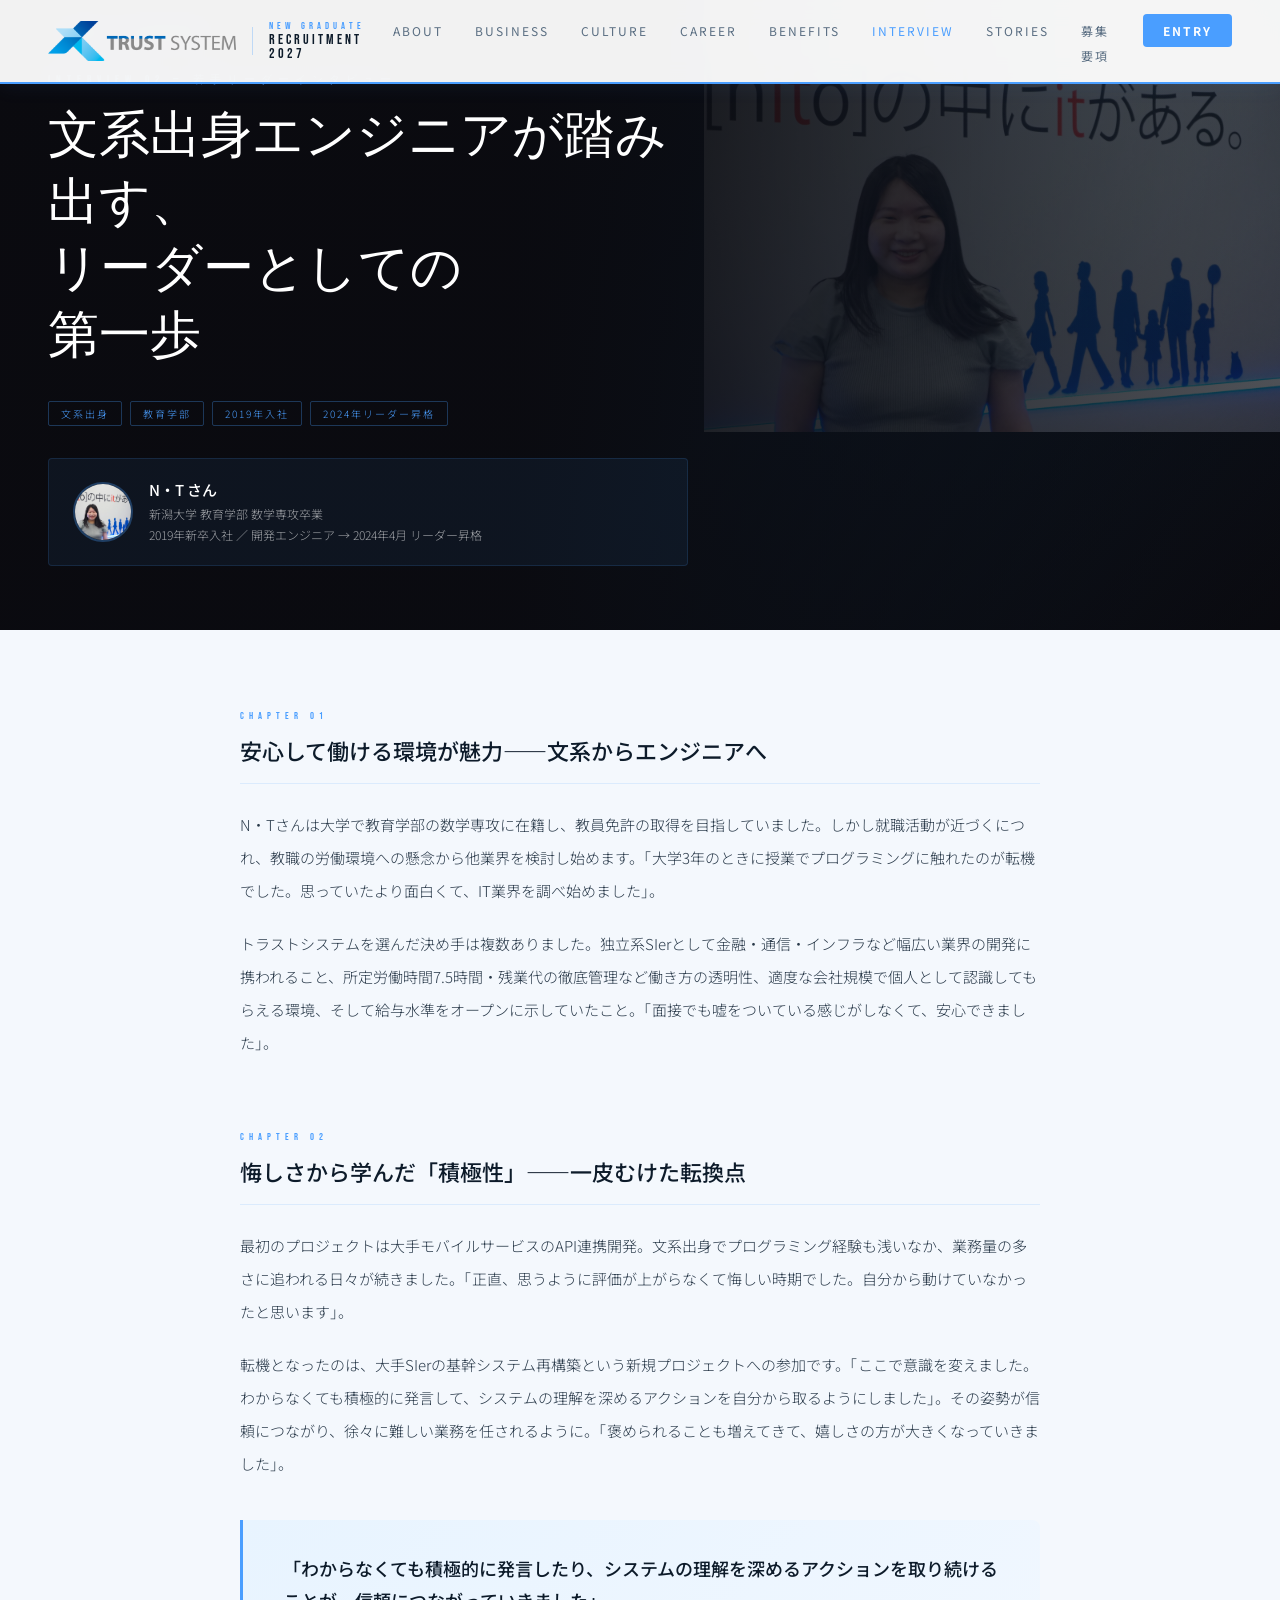
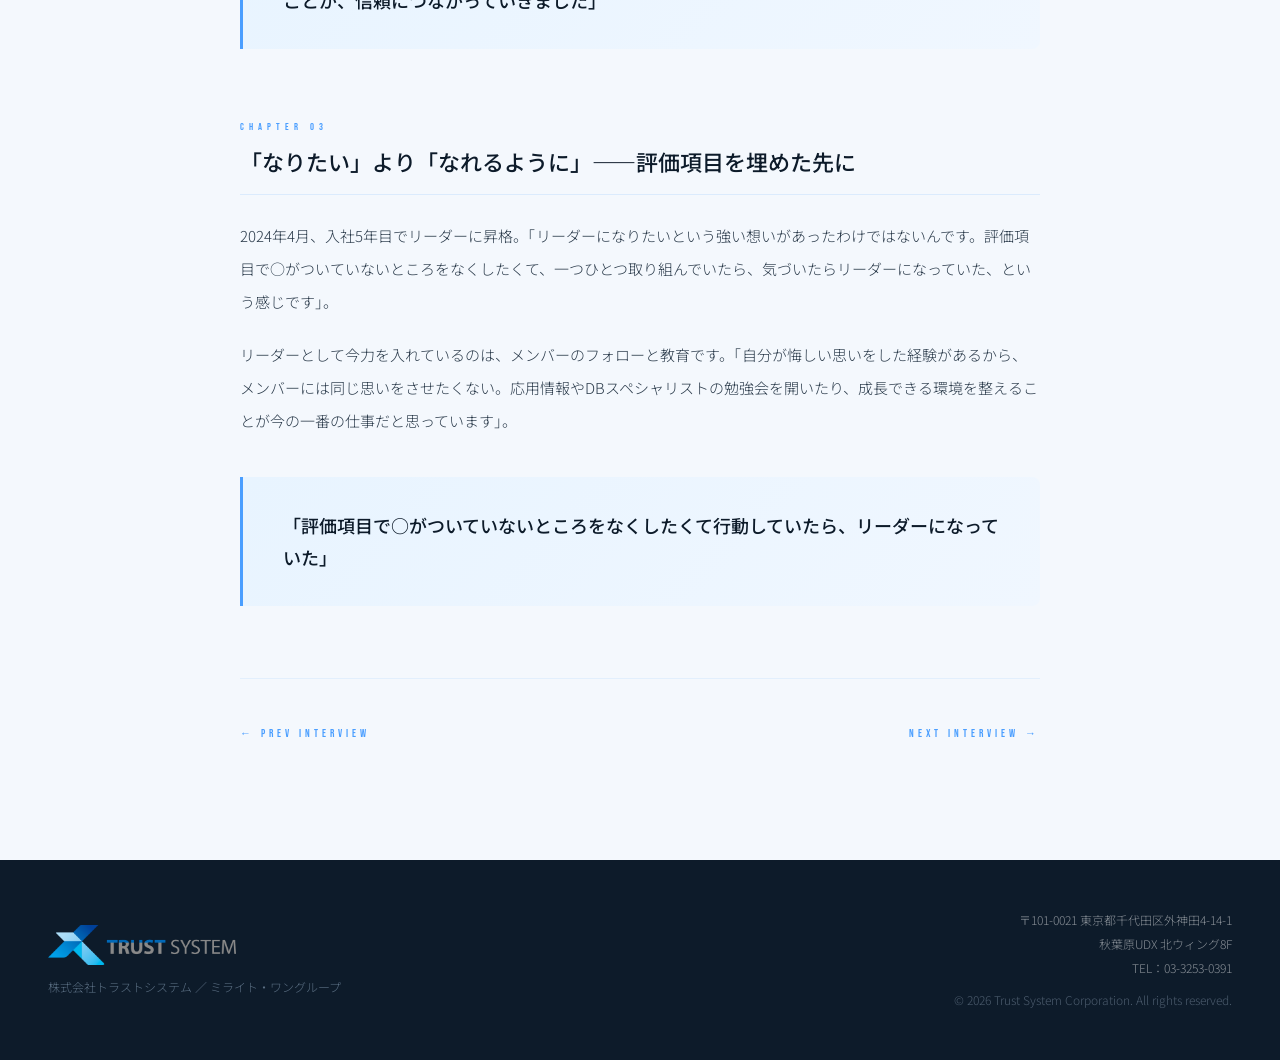
<file: interview_02.html>
<!DOCTYPE html>
<html lang="ja">
<head>
<meta charset="UTF-8">
<meta name="viewport" content="width=device-width, initial-scale=1.0">
<title>Interview 02 N・Tさん | 株式会社トラストシステム 新卒採用</title>
<meta name="description" content="文系出身でエンジニアとしてトラストシステムに入社し、リーダーへの一歩を踏み出したN・Tさんのインタビュー。">
<!-- OGP:START -->
<link rel="canonical" href="https://kajiyaan.github.io/trustsystem_recruit/interview_02.html">
<meta property="og:type" content="article">
<meta property="og:site_name" content="株式会社トラストシステム 新卒採用">
<meta property="og:locale" content="ja_JP">
<meta property="og:title" content="Interview 02 N・Tさん | 株式会社トラストシステム 新卒採用">
<meta property="og:description" content="文系出身でエンジニアとしてトラストシステムに入社し、リーダーへの一歩を踏み出したN・Tさんのインタビュー。">
<meta property="og:url" content="https://kajiyaan.github.io/trustsystem_recruit/interview_02.html">
<meta property="og:image" content="https://kajiyaan.github.io/trustsystem_recruit/img/ogp.jpg">
<meta property="og:image:width" content="1200">
<meta property="og:image:height" content="630">
<meta name="twitter:card" content="summary_large_image">
<meta name="twitter:title" content="Interview 02 N・Tさん | 株式会社トラストシステム 新卒採用">
<meta name="twitter:description" content="文系出身でエンジニアとしてトラストシステムに入社し、リーダーへの一歩を踏み出したN・Tさんのインタビュー。">
<meta name="twitter:image" content="https://kajiyaan.github.io/trustsystem_recruit/img/ogp.jpg">
<!-- OGP:END -->
<link rel="preconnect" href="https://fonts.googleapis.com">
<link href="https://fonts.googleapis.com/css2?family=Noto+Sans+JP:wght@300;400;500;700&family=Bebas+Neue&family=Cormorant+Garamond:wght@300;400;600&display=swap" rel="stylesheet">
<link rel="stylesheet" href="css/style_light.css">
<link rel="icon" type="image/png" href="img/favicon.png">
<script type="application/ld+json">
[
  {
    "@context": "https://schema.org",
    "@type": "Organization",
    "name": "株式会社トラストシステム",
    "alternateName": "Trust System Corporation",
    "url": "https://kajiyaan.github.io/trustsystem_recruit/",
    "logo": "https://kajiyaan.github.io/trustsystem_recruit/img/logo_main.png",
    "foundingDate": "1985-01",
    "telephone": "+81-3-3253-0391",
    "address": {
      "@type": "PostalAddress",
      "streetAddress": "外神田4-14-1 秋葉原UDX 北ウィング8F",
      "addressLocality": "千代田区",
      "addressRegion": "東京都",
      "postalCode": "101-0021",
      "addressCountry": "JP"
    },
    "parentOrganization": {
      "@type": "Organization",
      "name": "ミライト・ワングループ"
    },
    "sameAs": [
      "https://www.trustsystem.co.jp/",
      "https://www.wantedly.com/companies/company_3952988"
    ]
  },
  {
    "@context": "https://schema.org",
    "@type": "Article",
    "headline": "文系出身エンジニアが踏み出す、リーダーとしての第一歩",
    "image": "https://kajiyaan.github.io/trustsystem_recruit/img/interview_02.webp",
    "datePublished": "2026-04-19",
    "inLanguage": "ja",
    "author": {
      "@type": "Organization",
      "name": "株式会社トラストシステム"
    },
    "publisher": {
      "@type": "Organization",
      "name": "株式会社トラストシステム",
      "logo": {
        "@type": "ImageObject",
        "url": "https://kajiyaan.github.io/trustsystem_recruit/img/logo_main.png"
      }
    }
  }
]
</script>
</head>
<body>

<nav>
  <a class="nav-logo" href="index.html">
    <img src="img/logo_main.png" alt="株式会社トラストシステム" class="nav-logo-img" onerror="this.style.display=&#39;none&#39;;this.nextElementSibling.style.display=&#39;flex&#39;;">
    <span style="display:none;font-family:&#39;Bebas Neue&#39;,sans-serif;font-size:18px;letter-spacing:3px;color:#0d1b2a;">TRUST<span style="color:#4a9eff;">SYSTEM</span></span>
    <div class="nav-logo-divider"></div>
    <div class="nav-logo-badge">
      <span class="nav-logo-badge-top">New Graduate</span>
      <span class="nav-logo-badge-bottom">RECRUITMENT 2027</span>
    </div>
  </a>
  <ul class="nav-links">
    <li><a href="about.html">About</a></li>
    <li><a href="business.html">Business</a></li>
    <li><a href="culture.html">Culture</a></li>
    <li><a href="career.html">Career</a></li>
    <li><a href="welfare.html">Benefits</a></li>
    <li><a href="interview.html" style="color:var(--accent);">Interview</a></li>
    <li><a href="stories.html">Stories</a></li>
    <li><a href="recruit.html">募集要項</a></li>
    <li><a href="entry.html" class="nav-entry">Entry</a></li>
  </ul>
  <button class="nav-hamburger" id="navHamburger" aria-label="メニュー">
    <span></span><span></span><span></span>
  </button>
</nav>
<div class="nav-mobile-overlay" id="navOverlay"></div>
<div class="nav-mobile-menu" id="navMobileMenu">
  <a href="about.html">About</a>
  <a href="business.html">Business</a>
  <a href="culture.html">Culture</a>
  <a href="career.html">Career</a>
  <a href="welfare.html">Benefits</a>
  <a href="interview.html">Interview</a>
  <a href="stories.html">Stories</a>
  <a href="recruit.html">募集要項</a>
  <a href="entry.html" class="nav-entry-mobile">Entry</a>
</div>

<section class="iv-detail-hero">
  <div class="iv-detail-hero-bg"></div>
  <img src="img/interview_02.webp" alt="" class="iv-detail-hero-photo">
  <div class="iv-detail-hero-overlay"></div>
  <div class="iv-detail-hero-content">
    <a href="interview.html" class="iv-back">← BACK TO INTERVIEW</a>
    <p class="iv-num">INTERVIEW 02 — 若手リーダーインタビュー</p>
    <h1 class="iv-detail-title">文系出身エンジニアが踏み出す、<br>リーダーとしての<br>第一歩</h1>
    <div class="iv-tags">
      <span class="iv-tag">文系出身</span>
      <span class="iv-tag">教育学部</span>
      <span class="iv-tag">2019年入社</span>
      <span class="iv-tag">2024年リーダー昇格</span>
    </div>
    <div class="iv-profile-inline">
      <img src="img/interview_02.webp" alt="N・T" class="iv-profile-photo">
      <div>
        <p class="iv-profile-name">N・T さん</p>
        <p class="iv-profile-meta">新潟大学 教育学部 数学専攻卒業<br>2019年新卒入社 ／ 開発エンジニア → 2024年4月 リーダー昇格</p>
      </div>
    </div>
  </div>
</section>

<div class="iv-body">
  <div class="iv-body-inner">

    <div class="iv-section">
      <p class="iv-section-label">Chapter 01</p>
      <h2 class="iv-section-heading">安心して働ける環境が魅力——文系からエンジニアへ</h2>
      <p class="iv-text">
        N・Tさんは大学で教育学部の数学専攻に在籍し、教員免許の取得を目指していました。しかし就職活動が近づくにつれ、教職の労働環境への懸念から他業界を検討し始めます。「大学3年のときに授業でプログラミングに触れたのが転機でした。思っていたより面白くて、IT業界を調べ始めました」。
      </p>
      <p class="iv-text">
        トラストシステムを選んだ決め手は複数ありました。独立系SIerとして金融・通信・インフラなど幅広い業界の開発に携われること、所定労働時間7.5時間・残業代の徹底管理など働き方の透明性、適度な会社規模で個人として認識してもらえる環境、そして給与水準をオープンに示していたこと。「面接でも嘘をついている感じがしなくて、安心できました」。
      </p>
    </div>

    <div class="iv-section">
      <p class="iv-section-label">Chapter 02</p>
      <h2 class="iv-section-heading">悔しさから学んだ「積極性」——一皮むけた転換点</h2>
      <p class="iv-text">
        最初のプロジェクトは大手モバイルサービスのAPI連携開発。文系出身でプログラミング経験も浅いなか、業務量の多さに追われる日々が続きました。「正直、思うように評価が上がらなくて悔しい時期でした。自分から動けていなかったと思います」。
      </p>
      <p class="iv-text">
        転機となったのは、大手SIerの基幹システム再構築という新規プロジェクトへの参加です。「ここで意識を変えました。わからなくても積極的に発言して、システムの理解を深めるアクションを自分から取るようにしました」。その姿勢が信頼につながり、徐々に難しい業務を任されるように。「褒められることも増えてきて、嬉しさの方が大きくなっていきました」。
      </p>

      <div class="iv-pullquote">
        <p>「わからなくても積極的に発言したり、システムの理解を深めるアクションを取り続けることが、信頼につながっていきました」</p>
      </div>
    </div>

    <div class="iv-section">
      <p class="iv-section-label">Chapter 03</p>
      <h2 class="iv-section-heading">「なりたい」より「なれるように」——評価項目を埋めた先に</h2>
      <p class="iv-text">
        2024年4月、入社5年目でリーダーに昇格。「リーダーになりたいという強い想いがあったわけではないんです。評価項目で○がついていないところをなくしたくて、一つひとつ取り組んでいたら、気づいたらリーダーになっていた、という感じです」。
      </p>
      <p class="iv-text">
        リーダーとして今力を入れているのは、メンバーのフォローと教育です。「自分が悔しい思いをした経験があるから、メンバーには同じ思いをさせたくない。応用情報やDBスペシャリストの勉強会を開いたり、成長できる環境を整えることが今の一番の仕事だと思っています」。
      </p>

      <div class="iv-pullquote">
        <p>「評価項目で○がついていないところをなくしたくて行動していたら、リーダーになっていた」</p>
      </div>
    </div>

    <div class="iv-nav-bottom">
      <a href="interview_01.html" class="iv-nav-btn">← PREV INTERVIEW</a>
      <a href="interview_03.html" class="iv-nav-btn">NEXT INTERVIEW →</a>
    </div>

  </div>
</div>

<footer>
  <div>
    <a class="footer-logo" href="index.html"><img src="img/logo_main.png" alt="株式会社トラストシステム"></a>
    <p style="font-size:12px;color:var(--gray);margin-top:8px;">株式会社トラストシステム ／ ミライト・ワングループ</p>
  </div>
  <div class="footer-info">
    <p>〒101-0021 東京都千代田区外神田4-14-1</p>
    <p>秋葉原UDX 北ウィング8F</p>
    <p>TEL：03-3253-0391</p>
    <p style="margin-top:8px;color:rgba(138,155,176,0.5);">© 2026 Trust System Corporation. All rights reserved.</p>
  </div>
</footer>

<script>
  const nav = document.querySelector('nav');
  window.addEventListener('scroll', () => {
    nav.style.background = window.scrollY > 50 ? 'rgba(255,255,255,0.98)' : 'rgba(255,255,255,0.95)';
  });
  const hamburger = document.getElementById('navHamburger');
  const overlay = document.getElementById('navOverlay');
  const mobileMenu = document.getElementById('navMobileMenu');
  function toggleMenu(open) {
    hamburger.classList.toggle('open', open);
    overlay.classList.toggle('open', open);
    mobileMenu.classList.toggle('open', open);
    document.body.style.overflow = open ? 'hidden' : '';
  }
  hamburger.addEventListener('click', () => toggleMenu(!mobileMenu.classList.contains('open')));
  overlay.addEventListener('click', () => toggleMenu(false));
  mobileMenu.querySelectorAll('a').forEach(a => a.addEventListener('click', () => toggleMenu(false)));
</script>
</body>
</html>
</file>
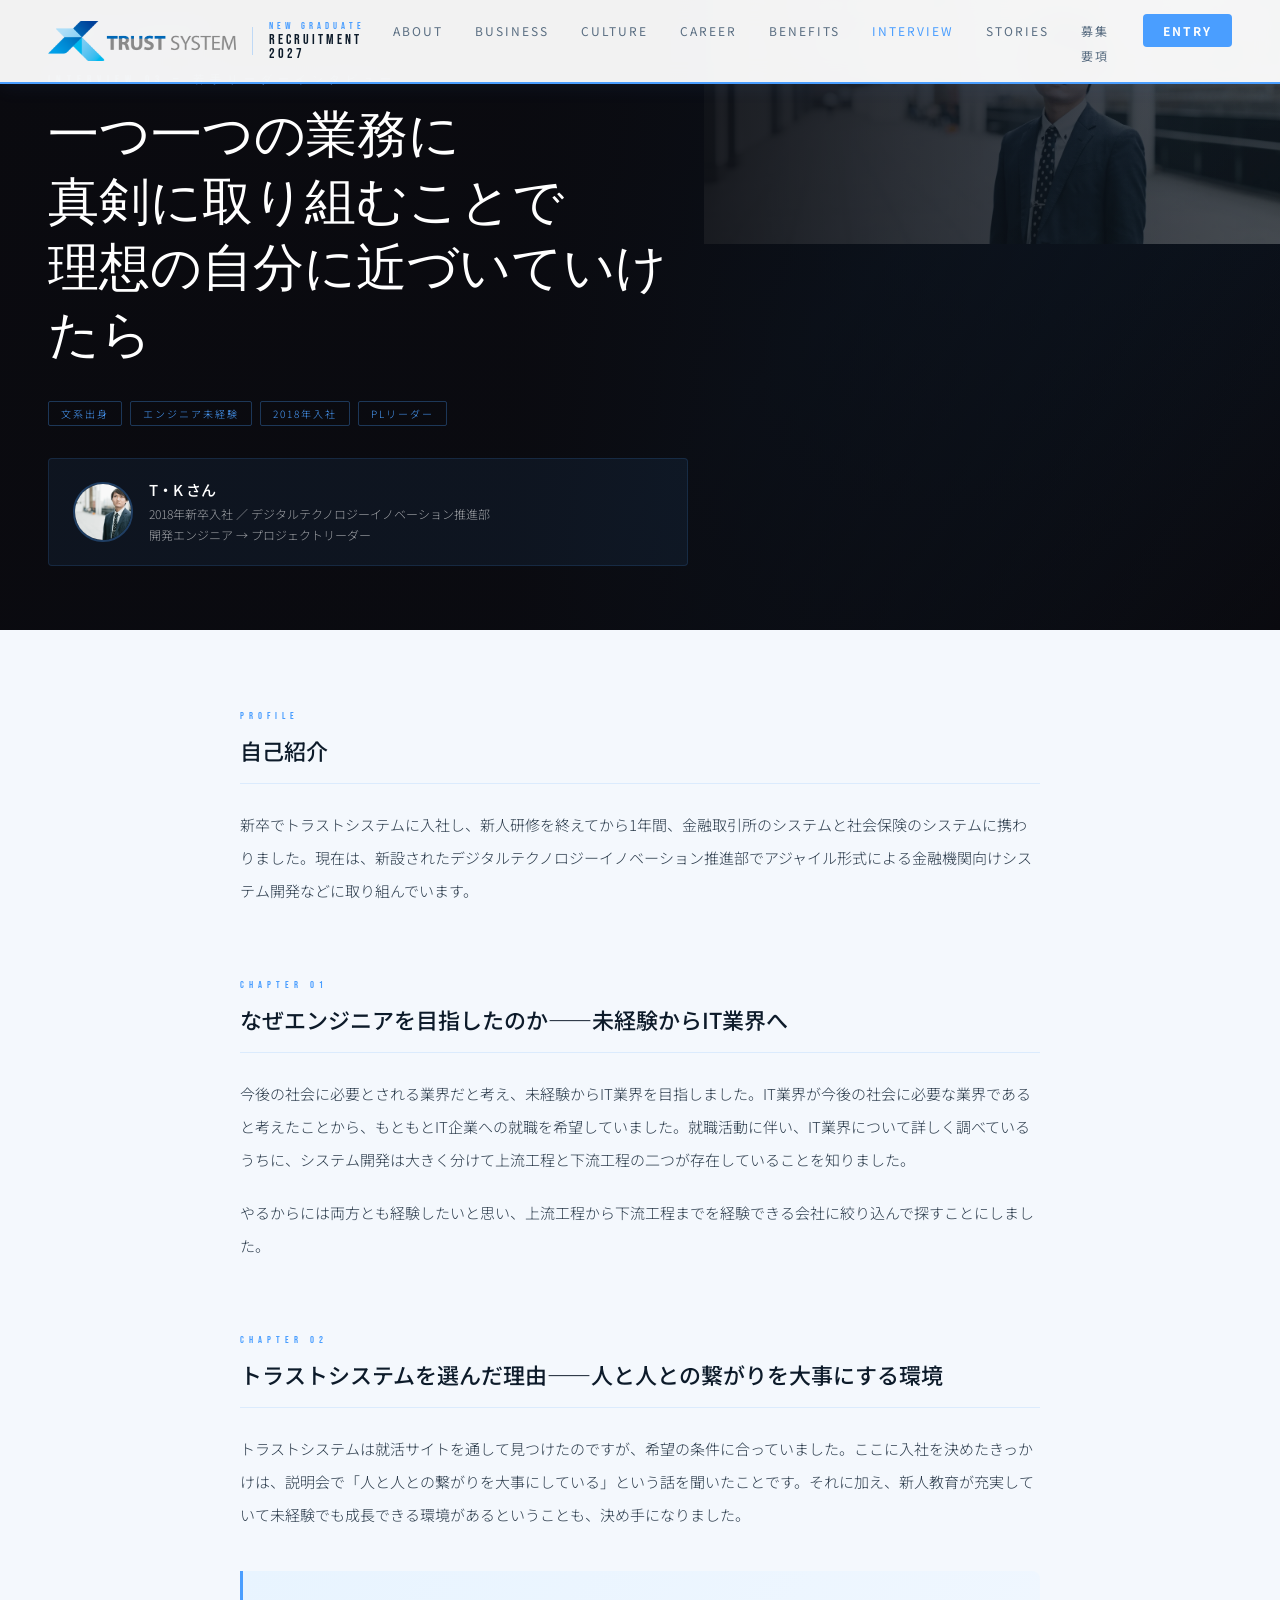
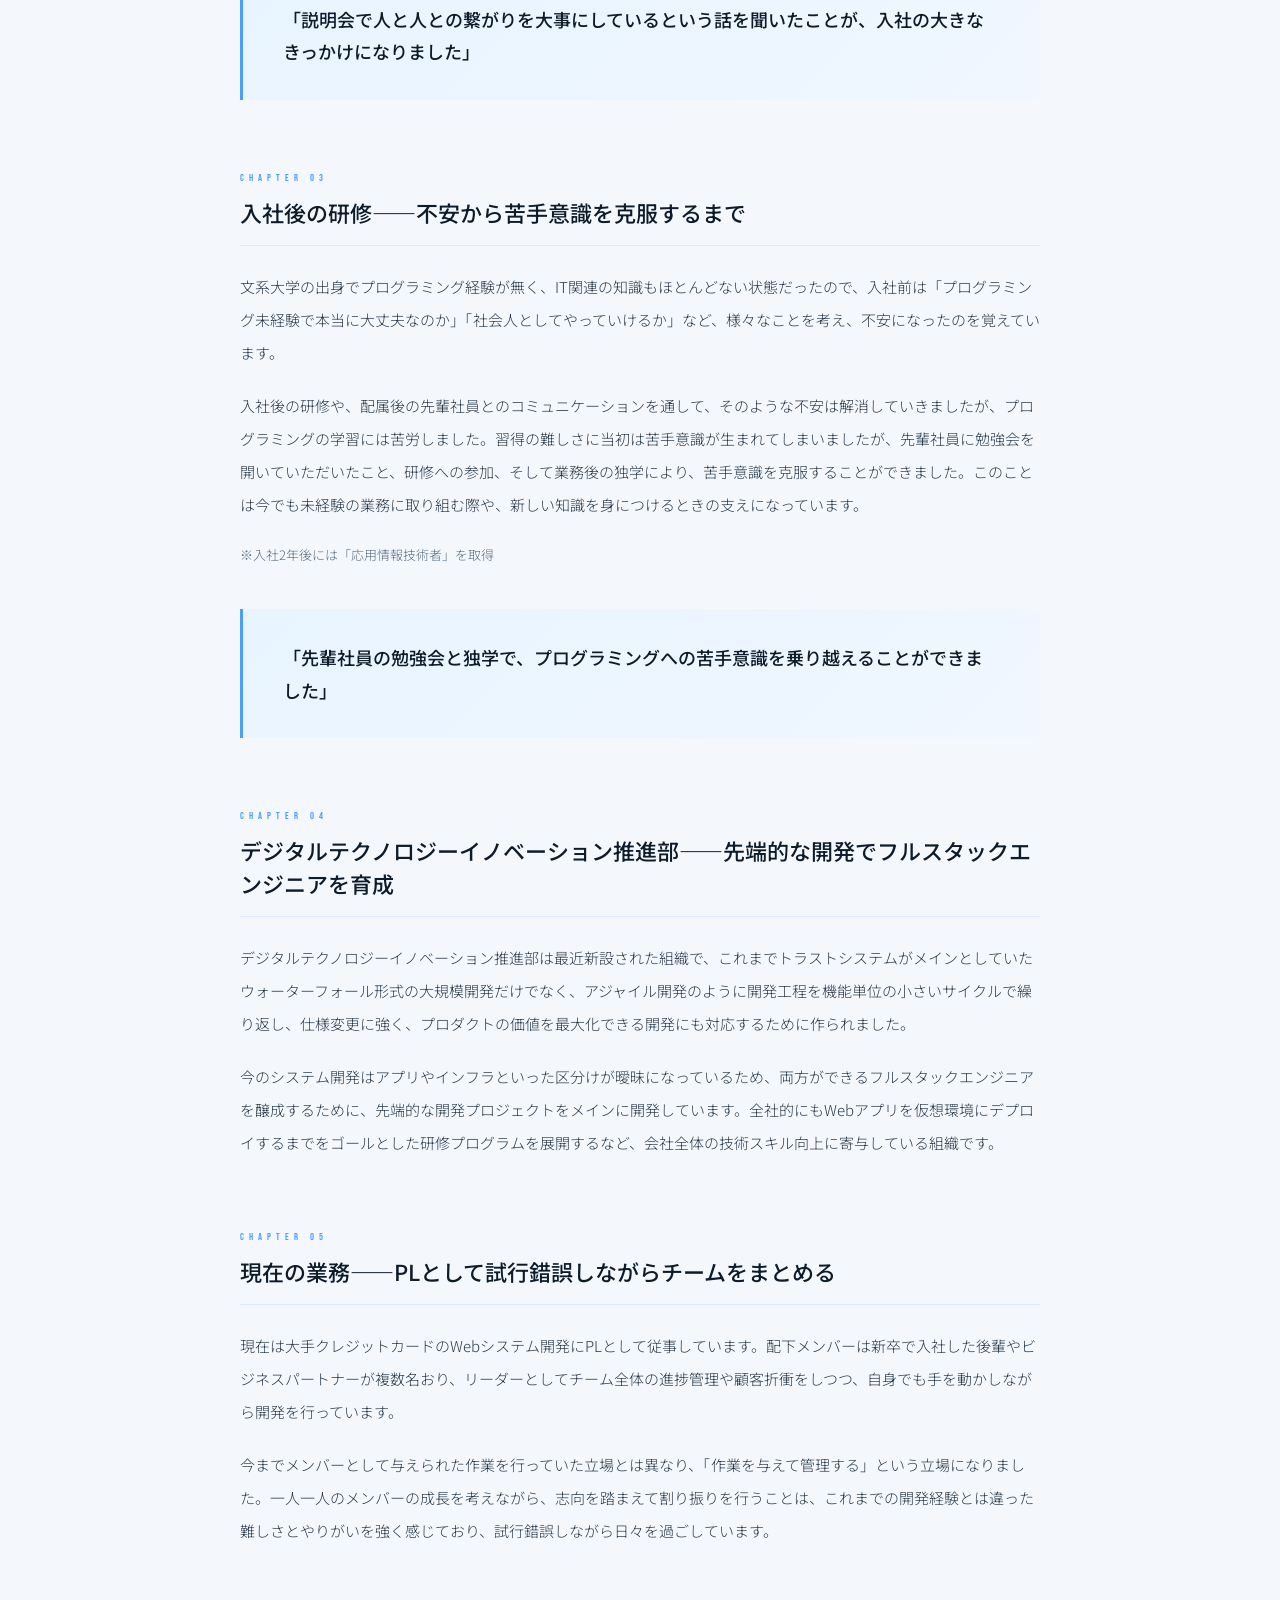
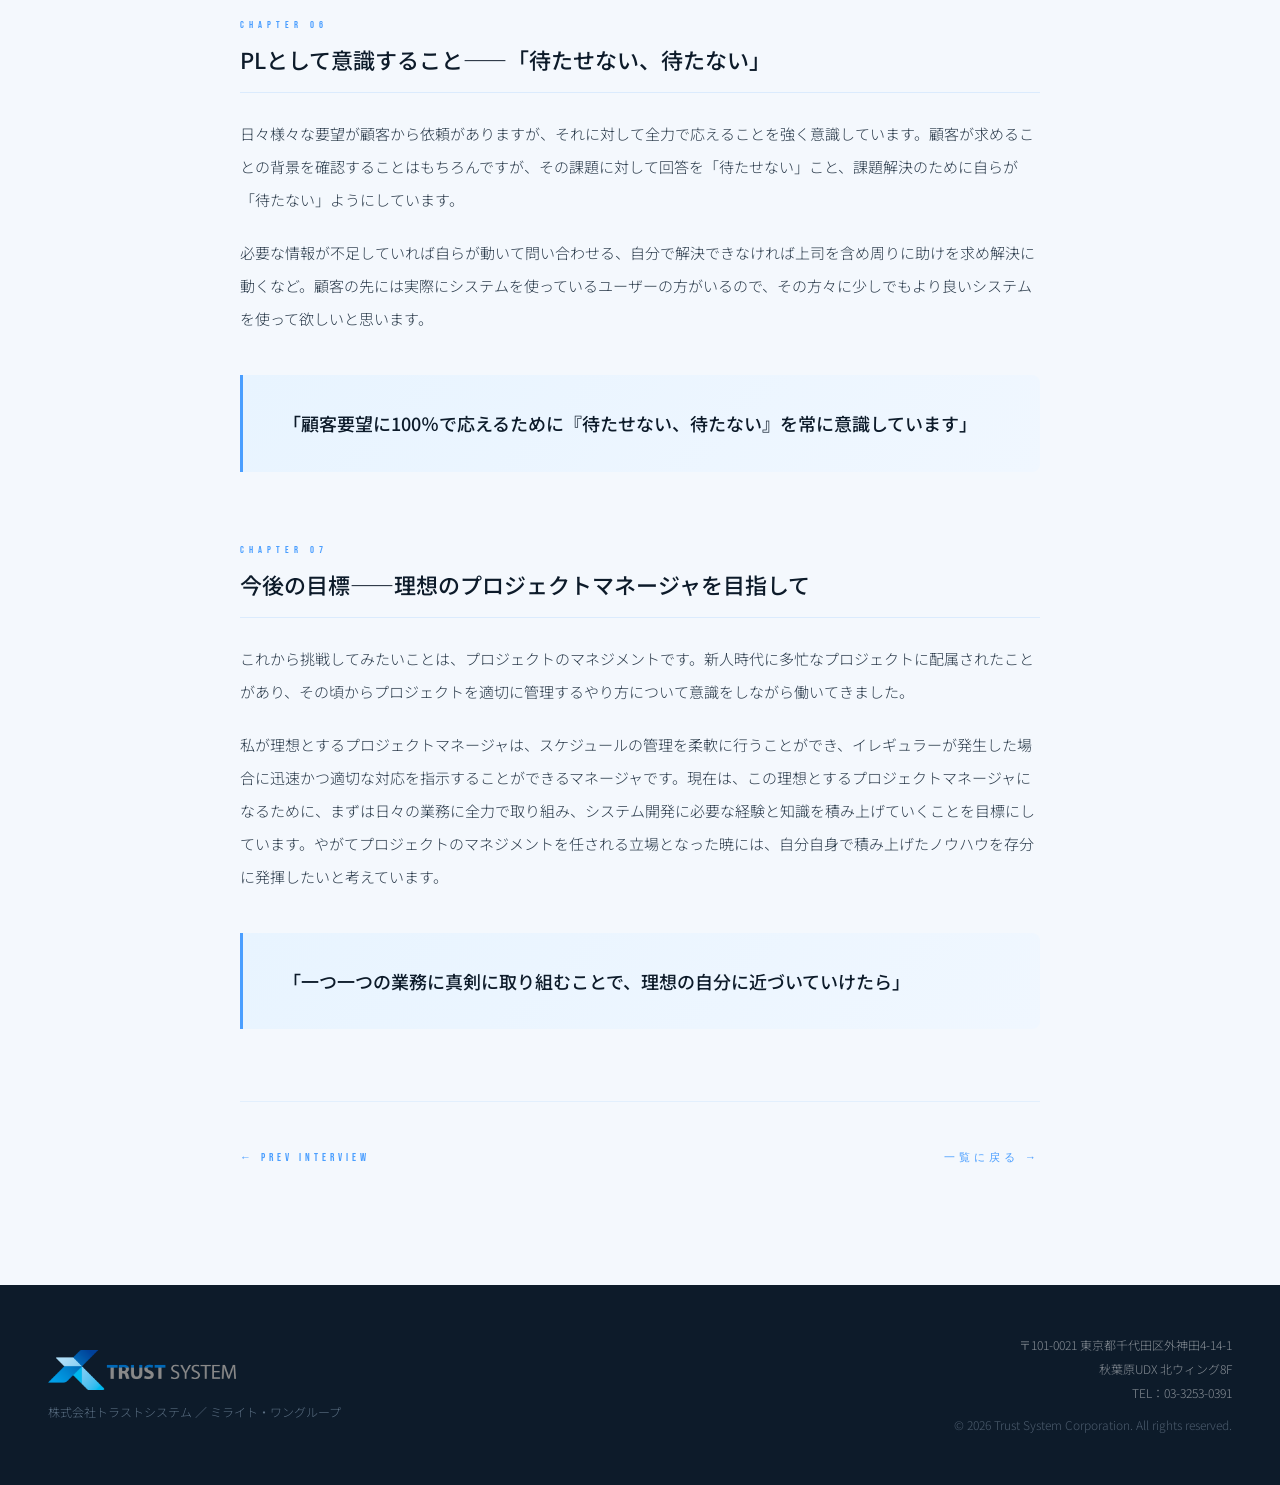
<file: interview_03.html>
<!DOCTYPE html>
<html lang="ja">
<head>
<meta charset="UTF-8">
<meta name="viewport" content="width=device-width, initial-scale=1.0">
<title>Interview 03 T・Kさん | 株式会社トラストシステム 新卒採用</title>
<meta name="description" content="IT未経験からトラストシステムに入社し、一つ一つの業務に真剣に取り組みながら成長を続けるT・Kさんのインタビュー。">
<!-- OGP:START -->
<link rel="canonical" href="https://kajiyaan.github.io/trustsystem_recruit/interview_03.html">
<meta property="og:type" content="article">
<meta property="og:site_name" content="株式会社トラストシステム 新卒採用">
<meta property="og:locale" content="ja_JP">
<meta property="og:title" content="Interview 03 T・Kさん | 株式会社トラストシステム 新卒採用">
<meta property="og:description" content="IT未経験からトラストシステムに入社し、一つ一つの業務に真剣に取り組みながら成長を続けるT・Kさんのインタビュー。">
<meta property="og:url" content="https://kajiyaan.github.io/trustsystem_recruit/interview_03.html">
<meta property="og:image" content="https://kajiyaan.github.io/trustsystem_recruit/img/ogp.jpg">
<meta property="og:image:width" content="1200">
<meta property="og:image:height" content="630">
<meta name="twitter:card" content="summary_large_image">
<meta name="twitter:title" content="Interview 03 T・Kさん | 株式会社トラストシステム 新卒採用">
<meta name="twitter:description" content="IT未経験からトラストシステムに入社し、一つ一つの業務に真剣に取り組みながら成長を続けるT・Kさんのインタビュー。">
<meta name="twitter:image" content="https://kajiyaan.github.io/trustsystem_recruit/img/ogp.jpg">
<!-- OGP:END -->
<link rel="preconnect" href="https://fonts.googleapis.com">
<link href="https://fonts.googleapis.com/css2?family=Noto+Sans+JP:wght@300;400;500;700&family=Bebas+Neue&family=Cormorant+Garamond:wght@300;400;600&display=swap" rel="stylesheet">
<link rel="stylesheet" href="css/style_light.css">
<link rel="icon" type="image/png" href="img/favicon.png">
<script type="application/ld+json">
[
  {
    "@context": "https://schema.org",
    "@type": "Organization",
    "name": "株式会社トラストシステム",
    "alternateName": "Trust System Corporation",
    "url": "https://kajiyaan.github.io/trustsystem_recruit/",
    "logo": "https://kajiyaan.github.io/trustsystem_recruit/img/logo_main.png",
    "foundingDate": "1985-01",
    "telephone": "+81-3-3253-0391",
    "address": {
      "@type": "PostalAddress",
      "streetAddress": "外神田4-14-1 秋葉原UDX 北ウィング8F",
      "addressLocality": "千代田区",
      "addressRegion": "東京都",
      "postalCode": "101-0021",
      "addressCountry": "JP"
    },
    "parentOrganization": {
      "@type": "Organization",
      "name": "ミライト・ワングループ"
    },
    "sameAs": [
      "https://www.trustsystem.co.jp/",
      "https://www.wantedly.com/companies/company_3952988"
    ]
  },
  {
    "@context": "https://schema.org",
    "@type": "Article",
    "headline": "一つ一つの業務に真剣に取り組むことで理想の自分に近づいていけたら",
    "image": "https://kajiyaan.github.io/trustsystem_recruit/img/interview_03.webp",
    "datePublished": "2026-05-01",
    "inLanguage": "ja",
    "author": {
      "@type": "Organization",
      "name": "株式会社トラストシステム"
    },
    "publisher": {
      "@type": "Organization",
      "name": "株式会社トラストシステム",
      "logo": {
        "@type": "ImageObject",
        "url": "https://kajiyaan.github.io/trustsystem_recruit/img/logo_main.png"
      }
    }
  }
]
</script>
</head>
<body>

<nav>
  <a class="nav-logo" href="index.html">
    <img src="img/logo_main.png" alt="株式会社トラストシステム" class="nav-logo-img" onerror="this.style.display=&#39;none&#39;;this.nextElementSibling.style.display=&#39;flex&#39;;">
    <span style="display:none;font-family:&#39;Bebas Neue&#39;,sans-serif;font-size:18px;letter-spacing:3px;color:#0d1b2a;">TRUST<span style="color:#4a9eff;">SYSTEM</span></span>
    <div class="nav-logo-divider"></div>
    <div class="nav-logo-badge">
      <span class="nav-logo-badge-top">New Graduate</span>
      <span class="nav-logo-badge-bottom">RECRUITMENT 2027</span>
    </div>
  </a>
  <ul class="nav-links">
    <li><a href="about.html">About</a></li>
    <li><a href="business.html">Business</a></li>
    <li><a href="culture.html">Culture</a></li>
    <li><a href="career.html">Career</a></li>
    <li><a href="welfare.html">Benefits</a></li>
    <li><a href="interview.html" style="color:var(--accent);">Interview</a></li>
    <li><a href="stories.html">Stories</a></li>
    <li><a href="recruit.html">募集要項</a></li>
    <li><a href="entry.html" class="nav-entry">Entry</a></li>
  </ul>
  <button class="nav-hamburger" id="navHamburger" aria-label="メニュー">
    <span></span><span></span><span></span>
  </button>
</nav>
<div class="nav-mobile-overlay" id="navOverlay"></div>
<div class="nav-mobile-menu" id="navMobileMenu">
  <a href="about.html">About</a>
  <a href="business.html">Business</a>
  <a href="culture.html">Culture</a>
  <a href="career.html">Career</a>
  <a href="welfare.html">Benefits</a>
  <a href="interview.html">Interview</a>
  <a href="stories.html">Stories</a>
  <a href="recruit.html">募集要項</a>
  <a href="entry.html" class="nav-entry-mobile">Entry</a>
</div>

<section class="iv-detail-hero">
  <div class="iv-detail-hero-bg"></div>
  <img src="img/interview_03.webp" alt="" class="iv-detail-hero-photo">
  <div class="iv-detail-hero-overlay"></div>
  <div class="iv-detail-hero-content">
    <a href="interview.html" class="iv-back">← BACK TO INTERVIEW</a>
    <p class="iv-num">INTERVIEW 03 — 若手リーダーインタビュー</p>
    <h1 class="iv-detail-title">一つ一つの業務に<br>真剣に取り組むことで<br>理想の自分に近づいていけたら</h1>
    <div class="iv-tags">
      <span class="iv-tag">文系出身</span>
      <span class="iv-tag">エンジニア未経験</span>
      <span class="iv-tag">2018年入社</span>
      <span class="iv-tag">PLリーダー</span>
    </div>
    <div class="iv-profile-inline">
      <img src="img/interview_03.webp" alt="T・K" class="iv-profile-photo">
      <div>
        <p class="iv-profile-name">T・K さん</p>
        <p class="iv-profile-meta">2018年新卒入社 ／ デジタルテクノロジーイノベーション推進部<br>開発エンジニア → プロジェクトリーダー</p>
      </div>
    </div>
  </div>
</section>

<div class="iv-body">
  <div class="iv-body-inner">

    <div class="iv-section">
      <p class="iv-section-label">Profile</p>
      <h2 class="iv-section-heading">自己紹介</h2>
      <p class="iv-text">
        新卒でトラストシステムに入社し、新人研修を終えてから1年間、金融取引所のシステムと社会保険のシステムに携わりました。現在は、新設されたデジタルテクノロジーイノベーション推進部でアジャイル形式による金融機関向けシステム開発などに取り組んでいます。
      </p>
    </div>

    <div class="iv-section">
      <p class="iv-section-label">Chapter 01</p>
      <h2 class="iv-section-heading">なぜエンジニアを目指したのか——未経験からIT業界へ</h2>
      <p class="iv-text">
        今後の社会に必要とされる業界だと考え、未経験からIT業界を目指しました。IT業界が今後の社会に必要な業界であると考えたことから、もともとIT企業への就職を希望していました。就職活動に伴い、IT業界について詳しく調べているうちに、システム開発は大きく分けて上流工程と下流工程の二つが存在していることを知りました。
      </p>
      <p class="iv-text">
        やるからには両方とも経験したいと思い、上流工程から下流工程までを経験できる会社に絞り込んで探すことにしました。
      </p>
    </div>

    <div class="iv-section">
      <p class="iv-section-label">Chapter 02</p>
      <h2 class="iv-section-heading">トラストシステムを選んだ理由——人と人との繋がりを大事にする環境</h2>
      <p class="iv-text">
        トラストシステムは就活サイトを通して見つけたのですが、希望の条件に合っていました。ここに入社を決めたきっかけは、説明会で「人と人との繋がりを大事にしている」という話を聞いたことです。それに加え、新人教育が充実していて未経験でも成長できる環境があるということも、決め手になりました。
      </p>

      <div class="iv-pullquote">
        <p>「説明会で人と人との繋がりを大事にしているという話を聞いたことが、入社の大きなきっかけになりました」</p>
      </div>
    </div>

    <div class="iv-section">
      <p class="iv-section-label">Chapter 03</p>
      <h2 class="iv-section-heading">入社後の研修——不安から苦手意識を克服するまで</h2>
      <p class="iv-text">
        文系大学の出身でプログラミング経験が無く、IT関連の知識もほとんどない状態だったので、入社前は「プログラミング未経験で本当に大丈夫なのか」「社会人としてやっていけるか」など、様々なことを考え、不安になったのを覚えています。
      </p>
      <p class="iv-text">
        入社後の研修や、配属後の先輩社員とのコミュニケーションを通して、そのような不安は解消していきましたが、プログラミングの学習には苦労しました。習得の難しさに当初は苦手意識が生まれてしまいましたが、先輩社員に勉強会を開いていただいたこと、研修への参加、そして業務後の独学により、苦手意識を克服することができました。このことは今でも未経験の業務に取り組む際や、新しい知識を身につけるときの支えになっています。
      </p>
      <p class="iv-text" style="font-size:13px;color:var(--gray);">※入社2年後には「応用情報技術者」を取得</p>

      <div class="iv-pullquote">
        <p>「先輩社員の勉強会と独学で、プログラミングへの苦手意識を乗り越えることができました」</p>
      </div>
    </div>

    <div class="iv-section">
      <p class="iv-section-label">Chapter 04</p>
      <h2 class="iv-section-heading">デジタルテクノロジーイノベーション推進部——先端的な開発でフルスタックエンジニアを育成</h2>
      <p class="iv-text">
        デジタルテクノロジーイノベーション推進部は最近新設された組織で、これまでトラストシステムがメインとしていたウォーターフォール形式の大規模開発だけでなく、アジャイル開発のように開発工程を機能単位の小さいサイクルで繰り返し、仕様変更に強く、プロダクトの価値を最大化できる開発にも対応するために作られました。
      </p>
      <p class="iv-text">
        今のシステム開発はアプリやインフラといった区分けが曖昧になっているため、両方ができるフルスタックエンジニアを醸成するために、先端的な開発プロジェクトをメインに開発しています。全社的にもWebアプリを仮想環境にデプロイするまでをゴールとした研修プログラムを展開するなど、会社全体の技術スキル向上に寄与している組織です。
      </p>
    </div>

    <div class="iv-section">
      <p class="iv-section-label">Chapter 05</p>
      <h2 class="iv-section-heading">現在の業務——PLとして試行錯誤しながらチームをまとめる</h2>
      <p class="iv-text">
        現在は大手クレジットカードのWebシステム開発にPLとして従事しています。配下メンバーは新卒で入社した後輩やビジネスパートナーが複数名おり、リーダーとしてチーム全体の進捗管理や顧客折衝をしつつ、自身でも手を動かしながら開発を行っています。
      </p>
      <p class="iv-text">
        今までメンバーとして与えられた作業を行っていた立場とは異なり、「作業を与えて管理する」という立場になりました。一人一人のメンバーの成長を考えながら、志向を踏まえて割り振りを行うことは、これまでの開発経験とは違った難しさとやりがいを強く感じており、試行錯誤しながら日々を過ごしています。
      </p>
    </div>

    <div class="iv-section">
      <p class="iv-section-label">Chapter 06</p>
      <h2 class="iv-section-heading">PLとして意識すること——「待たせない、待たない」</h2>
      <p class="iv-text">
        日々様々な要望が顧客から依頼がありますが、それに対して全力で応えることを強く意識しています。顧客が求めることの背景を確認することはもちろんですが、その課題に対して回答を「待たせない」こと、課題解決のために自らが「待たない」ようにしています。
      </p>
      <p class="iv-text">
        必要な情報が不足していれば自らが動いて問い合わせる、自分で解決できなければ上司を含め周りに助けを求め解決に動くなど。顧客の先には実際にシステムを使っているユーザーの方がいるので、その方々に少しでもより良いシステムを使って欲しいと思います。
      </p>

      <div class="iv-pullquote">
        <p>「顧客要望に100％で応えるために『待たせない、待たない』を常に意識しています」</p>
      </div>
    </div>

    <div class="iv-section">
      <p class="iv-section-label">Chapter 07</p>
      <h2 class="iv-section-heading">今後の目標——理想のプロジェクトマネージャを目指して</h2>
      <p class="iv-text">
        これから挑戦してみたいことは、プロジェクトのマネジメントです。新人時代に多忙なプロジェクトに配属されたことがあり、その頃からプロジェクトを適切に管理するやり方について意識をしながら働いてきました。
      </p>
      <p class="iv-text">
        私が理想とするプロジェクトマネージャは、スケジュールの管理を柔軟に行うことができ、イレギュラーが発生した場合に迅速かつ適切な対応を指示することができるマネージャです。現在は、この理想とするプロジェクトマネージャになるために、まずは日々の業務に全力で取り組み、システム開発に必要な経験と知識を積み上げていくことを目標にしています。やがてプロジェクトのマネジメントを任される立場となった暁には、自分自身で積み上げたノウハウを存分に発揮したいと考えています。
      </p>

      <div class="iv-pullquote">
        <p>「一つ一つの業務に真剣に取り組むことで、理想の自分に近づいていけたら」</p>
      </div>
    </div>

    <div class="iv-nav-bottom">
      <a href="interview_02.html" class="iv-nav-btn">← PREV INTERVIEW</a>
      <a href="interview.html" class="iv-nav-btn">一覧に戻る →</a>
    </div>

  </div>
</div>

<footer>
  <div>
    <a class="footer-logo" href="index.html"><img src="img/logo_main.png" alt="株式会社トラストシステム"></a>
    <p style="font-size:12px;color:var(--gray);margin-top:8px;">株式会社トラストシステム ／ ミライト・ワングループ</p>
  </div>
  <div class="footer-info">
    <p>〒101-0021 東京都千代田区外神田4-14-1</p>
    <p>秋葉原UDX 北ウィング8F</p>
    <p>TEL：03-3253-0391</p>
    <p style="margin-top:8px;color:rgba(138,155,176,0.5);">© 2026 Trust System Corporation. All rights reserved.</p>
  </div>
</footer>

<script>
  const nav = document.querySelector('nav');
  window.addEventListener('scroll', () => {
    nav.style.background = window.scrollY > 50 ? 'rgba(255,255,255,0.98)' : 'rgba(255,255,255,0.95)';
  });
  const hamburger = document.getElementById('navHamburger');
  const overlay = document.getElementById('navOverlay');
  const mobileMenu = document.getElementById('navMobileMenu');
  function toggleMenu(open) {
    hamburger.classList.toggle('open', open);
    overlay.classList.toggle('open', open);
    mobileMenu.classList.toggle('open', open);
    document.body.style.overflow = open ? 'hidden' : '';
  }
  hamburger.addEventListener('click', () => toggleMenu(!mobileMenu.classList.contains('open')));
  overlay.addEventListener('click', () => toggleMenu(false));
  mobileMenu.querySelectorAll('a').forEach(a => a.addEventListener('click', () => toggleMenu(false)));
</script>
</body>
</html>
</file>
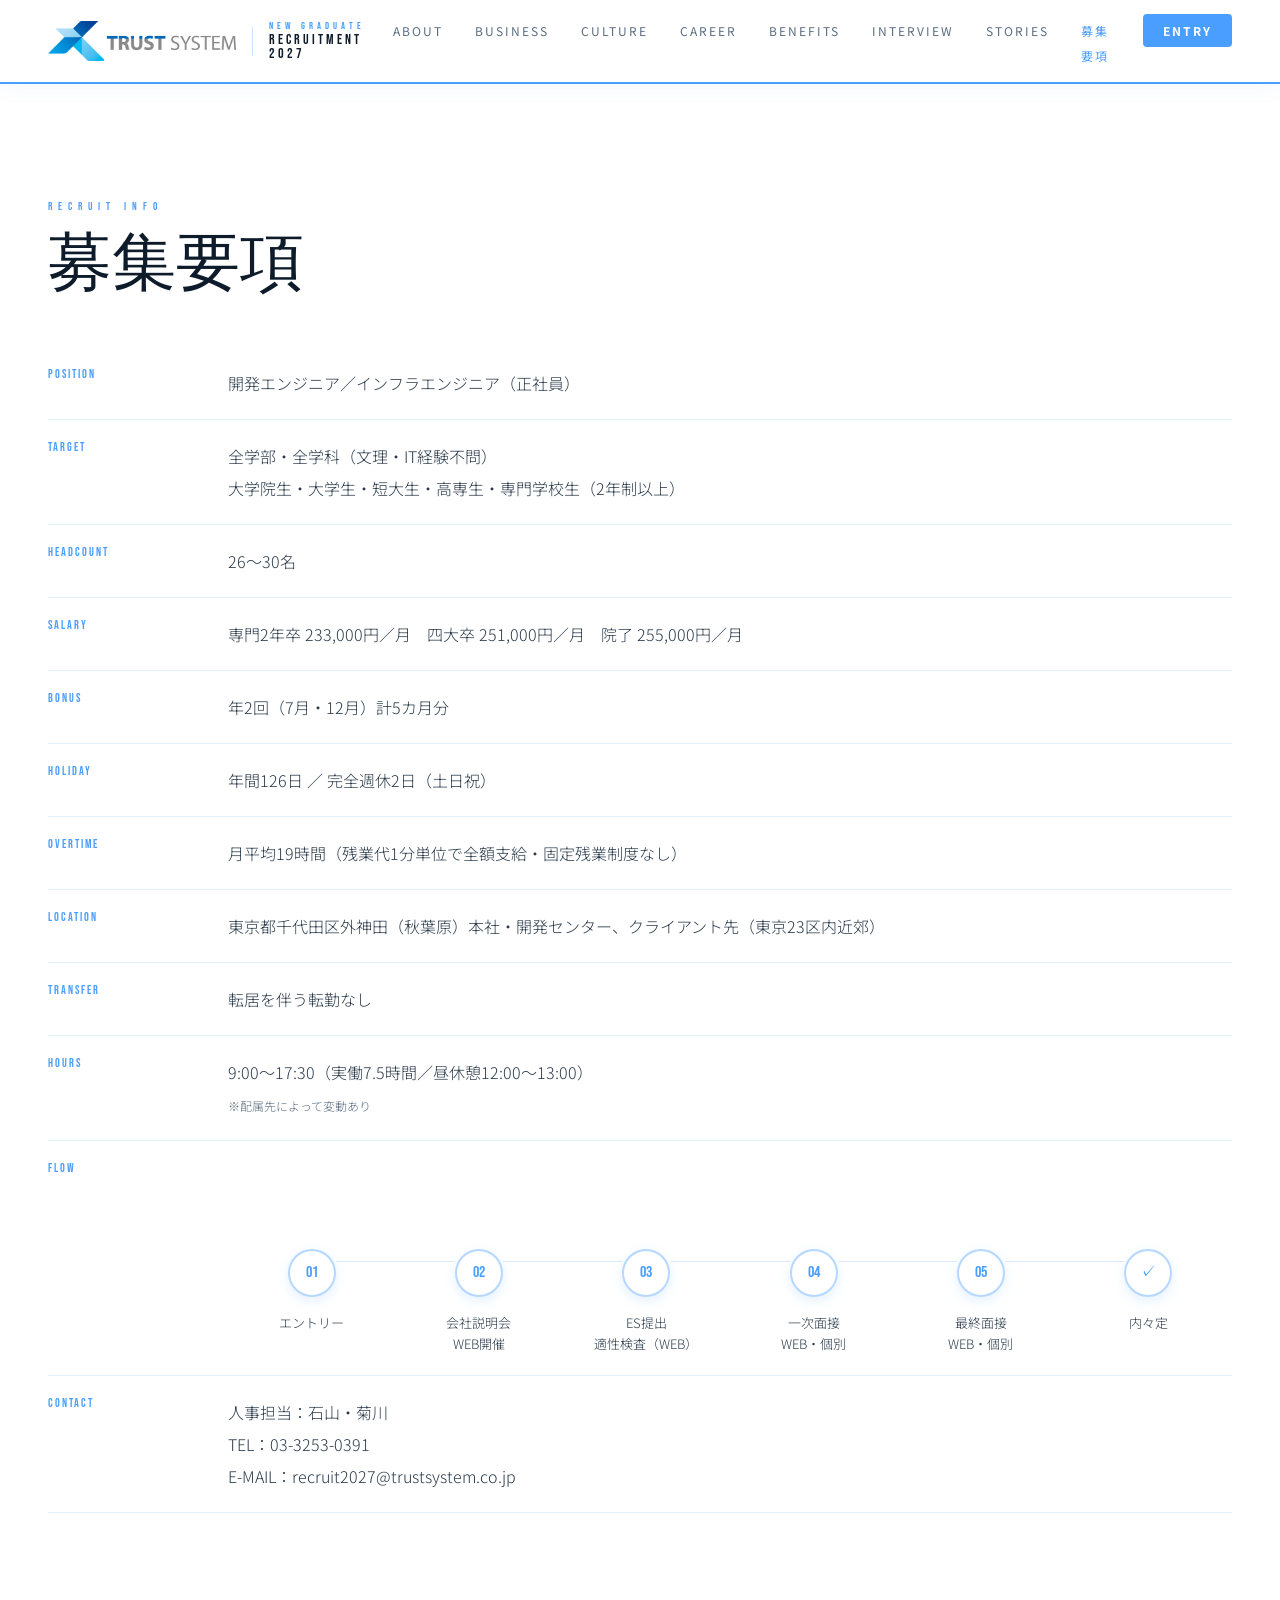
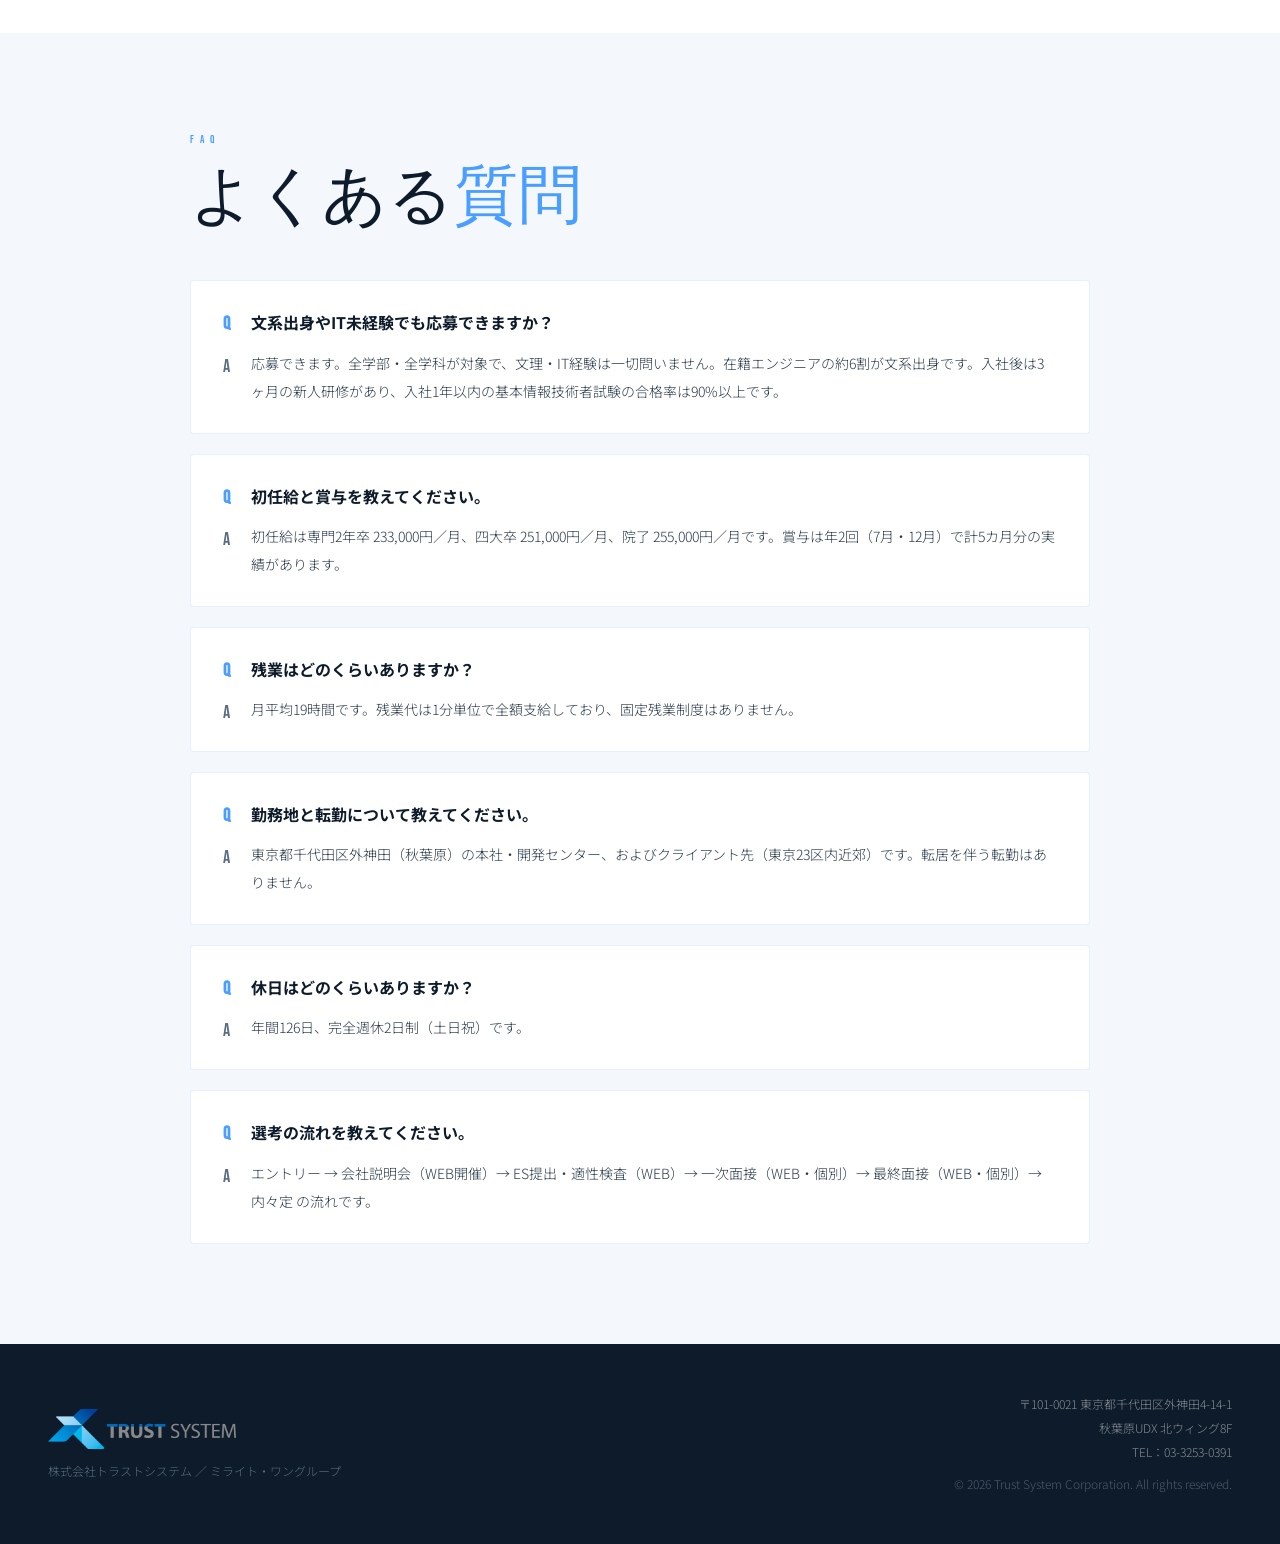
<file: recruit.html>
<!DOCTYPE html>
<html lang="ja">
<head>
<meta charset="UTF-8">
<meta name="viewport" content="width=device-width, initial-scale=1.0">
<title>募集要項 | 株式会社トラストシステム 新卒採用</title>
<meta name="description" content="2027年新卒採用の募集要項。応募資格・選考フロー・勤務地・給与などトラストシステムへのエントリーに必要な情報をまとめています。">
<!-- OGP:START -->
<link rel="canonical" href="https://kajiyaan.github.io/trustsystem_recruit/recruit.html">
<meta property="og:type" content="website">
<meta property="og:site_name" content="株式会社トラストシステム 新卒採用">
<meta property="og:locale" content="ja_JP">
<meta property="og:title" content="募集要項 | 株式会社トラストシステム 新卒採用">
<meta property="og:description" content="2027年新卒採用の募集要項。応募資格・選考フロー・勤務地・給与などトラストシステムへのエントリーに必要な情報をまとめています。">
<meta property="og:url" content="https://kajiyaan.github.io/trustsystem_recruit/recruit.html">
<meta property="og:image" content="https://kajiyaan.github.io/trustsystem_recruit/img/ogp.jpg">
<meta property="og:image:width" content="1200">
<meta property="og:image:height" content="630">
<meta name="twitter:card" content="summary_large_image">
<meta name="twitter:title" content="募集要項 | 株式会社トラストシステム 新卒採用">
<meta name="twitter:description" content="2027年新卒採用の募集要項。応募資格・選考フロー・勤務地・給与などトラストシステムへのエントリーに必要な情報をまとめています。">
<meta name="twitter:image" content="https://kajiyaan.github.io/trustsystem_recruit/img/ogp.jpg">
<!-- OGP:END -->
<link rel="preconnect" href="https://fonts.googleapis.com">
<link href="https://fonts.googleapis.com/css2?family=Noto+Sans+JP:wght@300;400;500;700&family=Bebas+Neue&family=Cormorant+Garamond:wght@300;400;600&display=swap" rel="stylesheet">
<link rel="stylesheet" href="css/style_light.css">
<link rel="icon" type="image/png" href="img/favicon.png">
<script type="application/ld+json">
[
  {
    "@context": "https://schema.org",
    "@type": "Organization",
    "name": "株式会社トラストシステム",
    "alternateName": "Trust System Corporation",
    "url": "https://kajiyaan.github.io/trustsystem_recruit/",
    "logo": "https://kajiyaan.github.io/trustsystem_recruit/img/logo_main.png",
    "foundingDate": "1985-01",
    "telephone": "+81-3-3253-0391",
    "address": {
      "@type": "PostalAddress",
      "streetAddress": "外神田4-14-1 秋葉原UDX 北ウィング8F",
      "addressLocality": "千代田区",
      "addressRegion": "東京都",
      "postalCode": "101-0021",
      "addressCountry": "JP"
    },
    "parentOrganization": {
      "@type": "Organization",
      "name": "ミライト・ワングループ"
    },
    "sameAs": [
      "https://www.trustsystem.co.jp/",
      "https://www.wantedly.com/companies/company_3952988"
    ]
  },
  {
    "@context": "https://schema.org",
    "@type": "JobPosting",
    "title": "開発エンジニア／インフラエンジニア（2027年新卒）",
    "description": "<p>コンサルティングから企画・開発、運用・保守までシステムサイクル全般を手がける独立系IT企業の新卒採用です。金融・通信インフラなどミッションクリティカルなシステム開発に携わります。</p><ul><li>対象：全学部・全学科（文理・IT経験不問）大学院生・大学生・短大生・高専生・専門学校生（2年制以上）</li><li>採用予定人数：26〜30名</li><li>初任給：専門2年卒 233,000円／月、四大卒 251,000円／月、院了 255,000円／月</li><li>賞与：年2回（7月・12月）計5カ月分</li><li>休日：年間126日／完全週休2日（土日祝）</li><li>残業：月平均19時間（残業代1分単位で全額支給・固定残業制度なし）</li><li>転居を伴う転勤なし</li></ul>",
    "datePosted": "2026-07-30",
    "validThrough": "2026-08-31",
    "employmentType": "FULL_TIME",
    "hiringOrganization": {
      "@type": "Organization",
      "name": "株式会社トラストシステム",
      "sameAs": "https://www.trustsystem.co.jp/",
      "logo": "https://kajiyaan.github.io/trustsystem_recruit/img/logo_main.png"
    },
    "jobLocation": {
      "@type": "Place",
      "address": {
        "@type": "PostalAddress",
        "streetAddress": "外神田4-14-1 秋葉原UDX 北ウィング8F",
        "addressLocality": "千代田区",
        "addressRegion": "東京都",
        "postalCode": "101-0021",
        "addressCountry": "JP"
      }
    },
    "baseSalary": {
      "@type": "MonetaryAmount",
      "currency": "JPY",
      "value": {
        "@type": "QuantitativeValue",
        "minValue": 233000,
        "maxValue": 255000,
        "unitText": "MONTH"
      }
    },
    "workHours": "9:00〜17:30（実働7.5時間／昼休憩12:00〜13:00）",
    "qualifications": "全学部・全学科（文理・IT経験不問）。大学院生・大学生・短大生・高専生・専門学校生（2年制以上）",
    "industry": "情報サービス業",
    "jobBenefits": "賞与年2回（計5カ月分）／年間休日126日／完全週休2日（土日祝）／残業代1分単位で全額支給／転居を伴う転勤なし"
  },
  {
    "@context": "https://schema.org",
    "@type": "FAQPage",
    "mainEntity": [
      {
        "@type": "Question",
        "name": "文系出身やIT未経験でも応募できますか？",
        "acceptedAnswer": {
          "@type": "Answer",
          "text": "応募できます。全学部・全学科が対象で、文理・IT経験は一切問いません。在籍エンジニアの約6割が文系出身です。入社後は3ヶ月の新人研修があり、入社1年以内の基本情報技術者試験の合格率は90%以上です。"
        }
      },
      {
        "@type": "Question",
        "name": "初任給と賞与を教えてください。",
        "acceptedAnswer": {
          "@type": "Answer",
          "text": "初任給は専門2年卒 233,000円／月、四大卒 251,000円／月、院了 255,000円／月です。賞与は年2回（7月・12月）で計5カ月分の実績があります。"
        }
      },
      {
        "@type": "Question",
        "name": "残業はどのくらいありますか？",
        "acceptedAnswer": {
          "@type": "Answer",
          "text": "月平均19時間です。残業代は1分単位で全額支給しており、固定残業制度はありません。"
        }
      },
      {
        "@type": "Question",
        "name": "勤務地と転勤について教えてください。",
        "acceptedAnswer": {
          "@type": "Answer",
          "text": "東京都千代田区外神田（秋葉原）の本社・開発センター、およびクライアント先（東京23区内近郊）です。転居を伴う転勤はありません。"
        }
      },
      {
        "@type": "Question",
        "name": "休日はどのくらいありますか？",
        "acceptedAnswer": {
          "@type": "Answer",
          "text": "年間126日、完全週休2日制（土日祝）です。"
        }
      },
      {
        "@type": "Question",
        "name": "選考の流れを教えてください。",
        "acceptedAnswer": {
          "@type": "Answer",
          "text": "エントリー → 会社説明会（WEB開催）→ ES提出・適性検査（WEB）→ 一次面接（WEB・個別）→ 最終面接（WEB・個別）→ 内々定 の流れです。"
        }
      }
    ]
  }
]
</script>
</head>
<body>
<!-- NAV -->
<nav>
  <a class="nav-logo" href="index.html">
    <img src="img/logo_main.png" alt="株式会社トラストシステム" class="nav-logo-img" onerror="this.style.display=&#39;none&#39;;this.nextElementSibling.style.display=&#39;flex&#39;;">
    <span style="display:none;font-family:&#39;Bebas Neue&#39;,sans-serif;font-size:18px;letter-spacing:3px;color:#0d1b2a;">TRUST<span style="color:#4a9eff;">SYSTEM</span></span>
    <div class="nav-logo-divider"></div>
    <div class="nav-logo-badge">
      <span class="nav-logo-badge-top">New Graduate</span>
      <span class="nav-logo-badge-bottom">RECRUITMENT 2027</span>
    </div>
  </a>
  <ul class="nav-links">
    <li><a href="about.html">About</a></li>
    <li><a href="business.html">Business</a></li>
    <li><a href="culture.html">Culture</a></li>
    <li><a href="career.html">Career</a></li>
    <li><a href="welfare.html">Benefits</a></li>
    <li><a href="interview.html">Interview</a></li>
    <li><a href="stories.html">Stories</a></li>
    <li><a href="recruit.html" style="color:var(--accent);">募集要項</a></li>
    <li><a href="entry.html" class="nav-entry">Entry</a></li>
  </ul>
  <button class="nav-hamburger" id="navHamburger" aria-label="メニュー">
    <span></span><span></span><span></span>
  </button>
</nav>
<div class="nav-mobile-overlay" id="navOverlay"></div>
<div class="nav-mobile-menu" id="navMobileMenu">
  <a href="about.html">About</a>
  <a href="business.html">Business</a>
  <a href="culture.html">Culture</a>
  <a href="career.html">Career</a>
  <a href="welfare.html">Benefits</a>
  <a href="interview.html">Interview</a>
  <a href="stories.html">Stories</a>
  <a href="recruit.html">募集要項</a>
  <a href="entry.html" class="nav-entry-mobile">Entry</a>
</div>
<div style="height:80px;"></div>
<!-- RECRUIT INFO -->
<section id="recruit">
  <div class="recruit-inner">
    <p class="section-label">Recruit Info</p>
    <h1 class="section-title">募集要項</h1>
    <table class="recruit-table">
      <tbody><tr>
        <td>POSITION</td>
        <td>開発エンジニア／インフラエンジニア（正社員）</td>
      </tr>
      <tr>
        <td>TARGET</td>
        <td>全学部・全学科（文理・IT経験不問）<br>大学院生・大学生・短大生・高専生・専門学校生（2年制以上）</td>
      </tr>
      <tr>
        <td>HEADCOUNT</td>
        <td>26〜30名</td>
      </tr>
      <tr>
        <td>SALARY</td>
        <td>専門2年卒 233,000円／月　四大卒 251,000円／月　院了 255,000円／月</td>
      </tr>
      <tr>
        <td>BONUS</td>
        <td>年2回（7月・12月）計5カ月分</td>
      </tr>
      <tr>
        <td>HOLIDAY</td>
        <td>年間126日 ／ 完全週休2日（土日祝）</td>
      </tr>
      <tr>
        <td>OVERTIME</td>
        <td>月平均19時間（残業代1分単位で全額支給・固定残業制度なし）</td>
      </tr>
      <tr>
        <td>LOCATION</td>
        <td>東京都千代田区外神田（秋葉原）本社・開発センター、クライアント先（東京23区内近郊）</td>
      </tr>
      <tr>
        <td>TRANSFER</td>
        <td>転居を伴う転勤なし</td>
      </tr>
      <tr>
        <td>HOURS</td>
        <td>9:00〜17:30（実働7.5時間／昼休憩12:00〜13:00）<br><span style="font-size:12px;color:var(--gray);">※配属先によって変動あり</span></td>
      </tr>
      <tr>
        <td>FLOW</td>
        <td>
          <div class="flow-section">
            <div class="flow-steps">
              <div class="flow-step">
                <div class="flow-bubble">01</div>
                <p class="flow-label">エントリー</p>
              </div>
              <div class="flow-step">
                <div class="flow-bubble">02</div>
                <p class="flow-label">会社説明会<br>WEB開催</p>
              </div>
              <div class="flow-step">
                <div class="flow-bubble">03</div>
                <p class="flow-label">ES提出<br>適性検査（WEB）</p>
              </div>
              <div class="flow-step">
                <div class="flow-bubble">04</div>
                <p class="flow-label">一次面接<br>WEB・個別</p>
              </div>
              <div class="flow-step">
                <div class="flow-bubble">05</div>
                <p class="flow-label">最終面接<br>WEB・個別</p>
              </div>
              <div class="flow-step">
                <div class="flow-bubble">✓</div>
                <p class="flow-label">内々定</p>
              </div>
            </div>
          </div>
        </td>
      </tr>
      <tr>
        <td>CONTACT</td>
        <td>人事担当：石山・菊川<br>TEL：03-3253-0391<br>E-MAIL：recruit2027@trustsystem.co.jp</td>
      </tr>
    </tbody></table>
  </div>
</section>
<!-- FAQ:START -->
<section id="faq" style="background:var(--dark);padding:100px 48px;">
  <div style="max-width:900px;margin:0 auto;">
    <p class="section-label">FAQ</p>
    <h2 class="section-title" style="margin-bottom:48px;">よくある<em>質問</em></h2>
    <div class="faq-list">
      <div class="faq-item">
        <h3 class="faq-q">文系出身やIT未経験でも応募できますか？</h3>
        <p class="faq-a">応募できます。全学部・全学科が対象で、文理・IT経験は一切問いません。在籍エンジニアの約6割が文系出身です。入社後は3ヶ月の新人研修があり、入社1年以内の基本情報技術者試験の合格率は90%以上です。</p>
      </div>
      <div class="faq-item">
        <h3 class="faq-q">初任給と賞与を教えてください。</h3>
        <p class="faq-a">初任給は専門2年卒 233,000円／月、四大卒 251,000円／月、院了 255,000円／月です。賞与は年2回（7月・12月）で計5カ月分の実績があります。</p>
      </div>
      <div class="faq-item">
        <h3 class="faq-q">残業はどのくらいありますか？</h3>
        <p class="faq-a">月平均19時間です。残業代は1分単位で全額支給しており、固定残業制度はありません。</p>
      </div>
      <div class="faq-item">
        <h3 class="faq-q">勤務地と転勤について教えてください。</h3>
        <p class="faq-a">東京都千代田区外神田（秋葉原）の本社・開発センター、およびクライアント先（東京23区内近郊）です。転居を伴う転勤はありません。</p>
      </div>
      <div class="faq-item">
        <h3 class="faq-q">休日はどのくらいありますか？</h3>
        <p class="faq-a">年間126日、完全週休2日制（土日祝）です。</p>
      </div>
      <div class="faq-item">
        <h3 class="faq-q">選考の流れを教えてください。</h3>
        <p class="faq-a">エントリー → 会社説明会（WEB開催）→ ES提出・適性検査（WEB）→ 一次面接（WEB・個別）→ 最終面接（WEB・個別）→ 内々定 の流れです。</p>
      </div>
    </div>
  </div>
</section>
<!-- FAQ:END -->

<footer>
  <div>
    <a class="footer-logo" href="index.html"><img src="img/logo_main.png" alt="株式会社トラストシステム"></a>
    <p style="font-size:12px;color:var(--gray);margin-top:8px;">株式会社トラストシステム ／ ミライト・ワングループ</p>
  </div>
  <div class="footer-info">
    <p>〒101-0021 東京都千代田区外神田4-14-1</p>
    <p>秋葉原UDX 北ウィング8F</p>
    <p>TEL：03-3253-0391</p>
    <p style="margin-top:8px;color:rgba(138,155,176,0.5);">© 2026 Trust System Corporation. All rights reserved.</p>
  </div>
</footer>
<script>
  const observer = new IntersectionObserver((entries) => {
    entries.forEach(entry => {
      if (entry.isIntersecting) {
        entry.target.style.opacity = '1';
        entry.target.style.transform = 'translateY(0)';
      }
    });
  }, { threshold: 0.1 });
  document.querySelectorAll('.number-card,.biz-card,.culture-card,.welfare-item,.fork-card,.project-card').forEach(el => {
    el.style.opacity = '0';
    el.style.transform = 'translateY(20px)';
    el.style.transition = 'opacity 0.6s ease, transform 0.6s ease';
    observer.observe(el);
  });
  const nav = document.querySelector('nav');
  window.addEventListener('scroll', () => {
    nav.style.background = window.scrollY > 50 ? 'rgba(255,255,255,0.98)' : 'rgba(255,255,255,0.95)';
  });
  const currentPage = location.pathname.split('/').pop() || 'index.html';
  document.querySelectorAll('.nav-links a:not(.nav-entry)').forEach(a => {
    if (a.getAttribute('href') === currentPage) a.style.color = 'var(--accent)';
  });
  const hamburger = document.getElementById('navHamburger');
  const overlay = document.getElementById('navOverlay');
  const mobileMenu = document.getElementById('navMobileMenu');
  function toggleMenu(open) {
    hamburger.classList.toggle('open', open);
    overlay.classList.toggle('open', open);
    mobileMenu.classList.toggle('open', open);
    document.body.style.overflow = open ? 'hidden' : '';
  }
  hamburger.addEventListener('click', () => toggleMenu(!mobileMenu.classList.contains('open')));
  overlay.addEventListener('click', () => toggleMenu(false));
  mobileMenu.querySelectorAll('a').forEach(a => a.addEventListener('click', () => toggleMenu(false)));
</script>
</body>
</html>
</file>
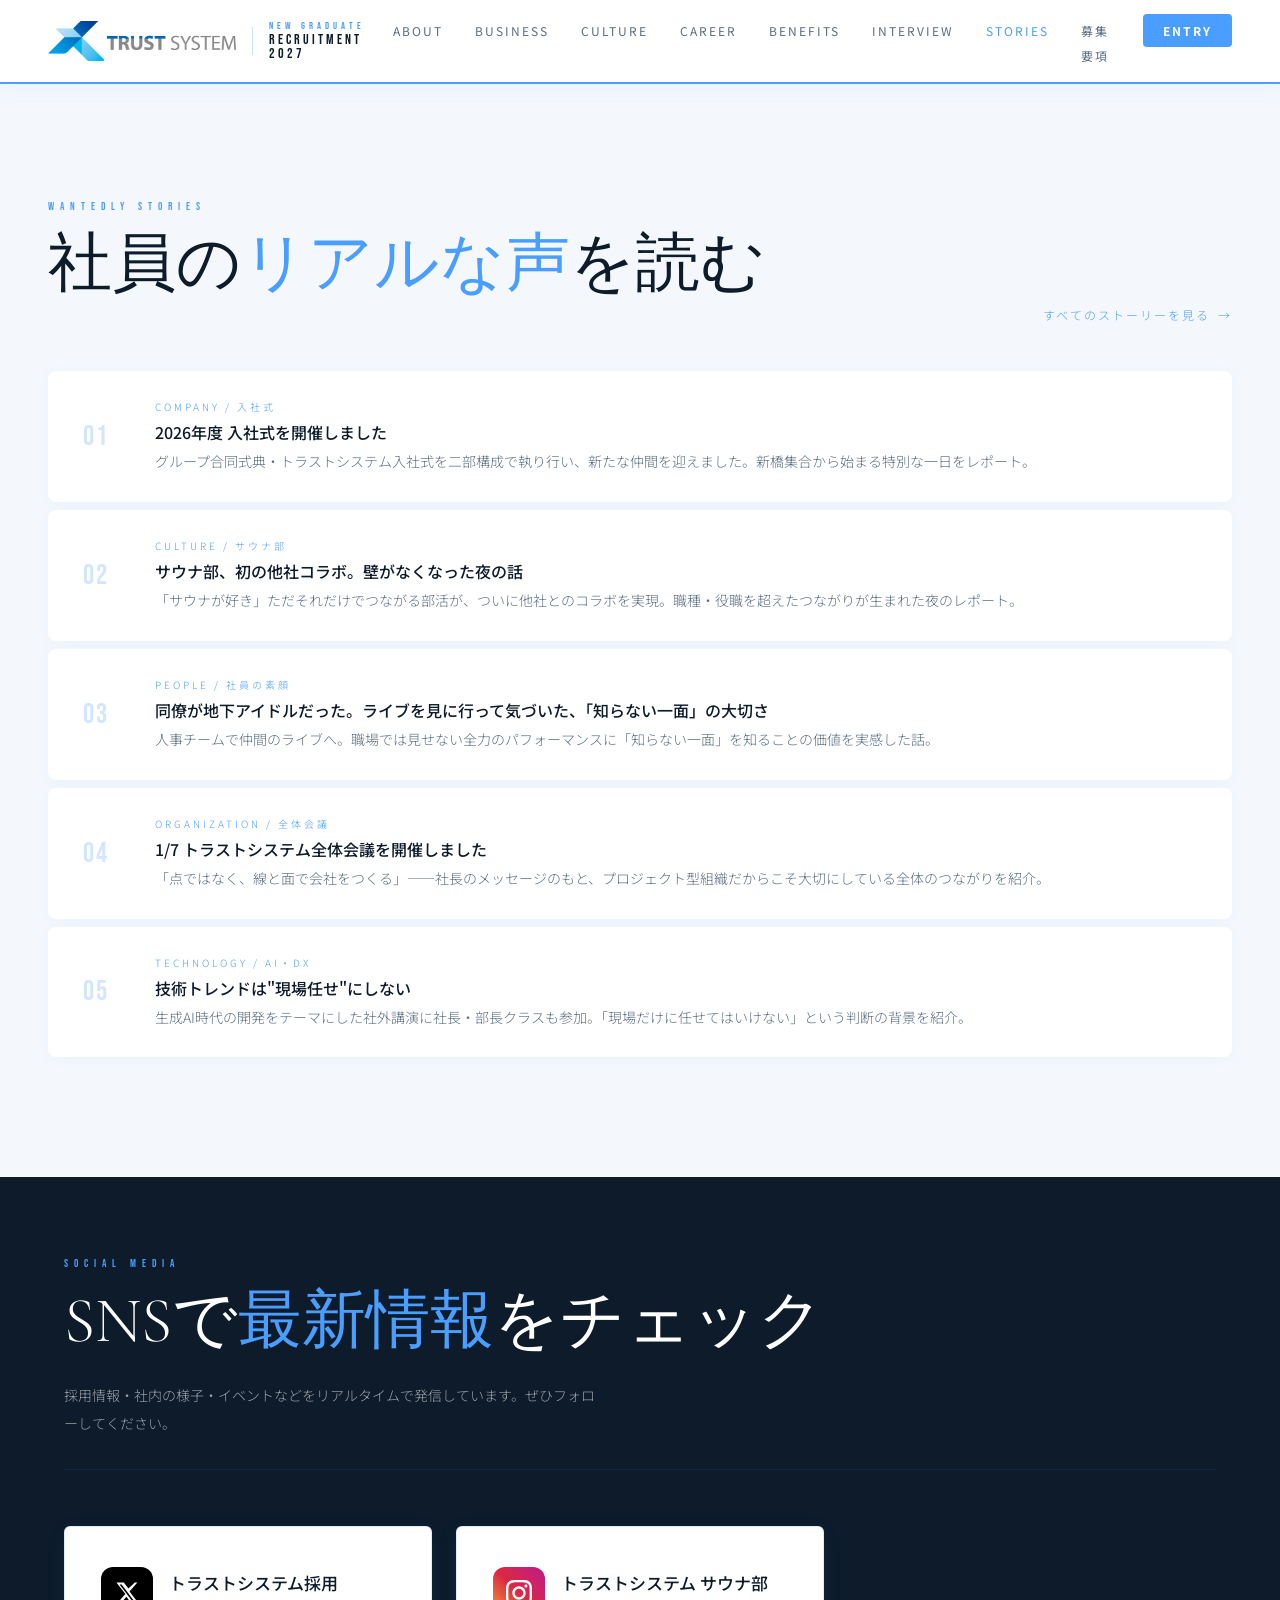
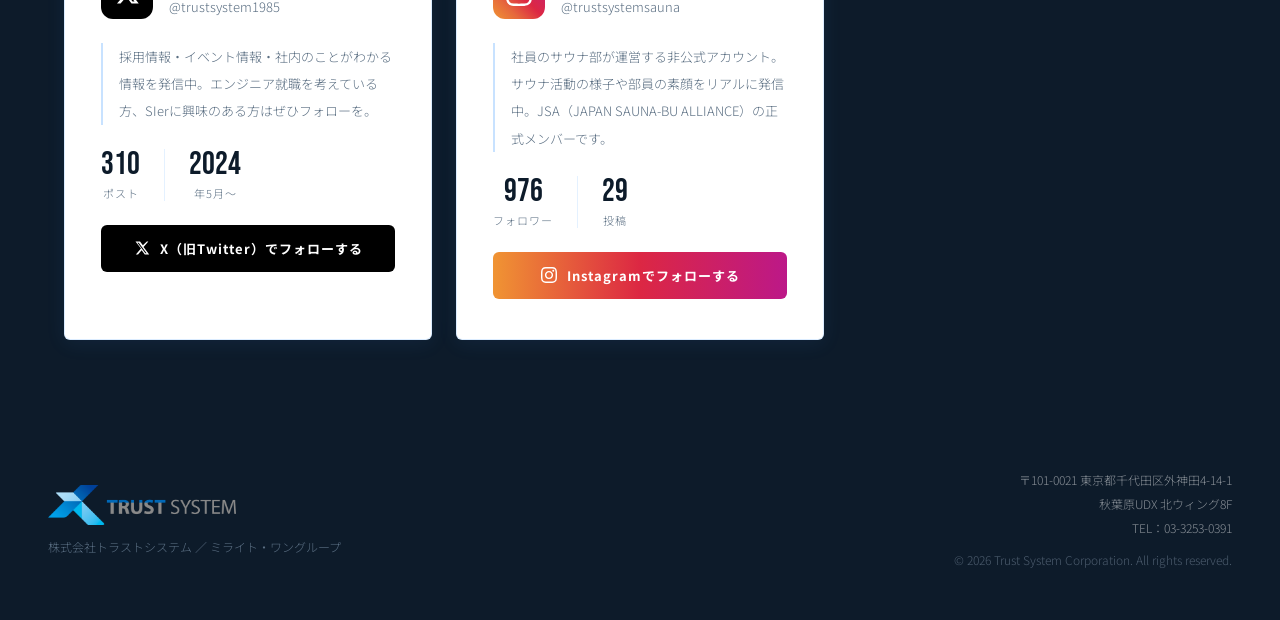
<file: stories.html>
<!DOCTYPE html>
<html lang="ja">
<head>
<meta charset="UTF-8">
<meta name="viewport" content="width=device-width, initial-scale=1.0">
<title>社員の声・SNS | 株式会社トラストシステム 新卒採用</title>
<meta name="description" content="Wantedlyに掲載中の社員ストーリーやSNS（X・Instagram）での最新情報をまとめて紹介。トラストシステムのリアルな日常を発信しています。">
<!-- OGP:START -->
<link rel="canonical" href="https://kajiyaan.github.io/trustsystem_recruit/stories.html">
<meta property="og:type" content="website">
<meta property="og:site_name" content="株式会社トラストシステム 新卒採用">
<meta property="og:locale" content="ja_JP">
<meta property="og:title" content="社員の声・SNS | 株式会社トラストシステム 新卒採用">
<meta property="og:description" content="Wantedlyに掲載中の社員ストーリーやSNS（X・Instagram）での最新情報をまとめて紹介。トラストシステムのリアルな日常を発信しています。">
<meta property="og:url" content="https://kajiyaan.github.io/trustsystem_recruit/stories.html">
<meta property="og:image" content="https://kajiyaan.github.io/trustsystem_recruit/img/ogp.jpg">
<meta property="og:image:width" content="1200">
<meta property="og:image:height" content="630">
<meta name="twitter:card" content="summary_large_image">
<meta name="twitter:title" content="社員の声・SNS | 株式会社トラストシステム 新卒採用">
<meta name="twitter:description" content="Wantedlyに掲載中の社員ストーリーやSNS（X・Instagram）での最新情報をまとめて紹介。トラストシステムのリアルな日常を発信しています。">
<meta name="twitter:image" content="https://kajiyaan.github.io/trustsystem_recruit/img/ogp.jpg">
<!-- OGP:END -->
<link rel="preconnect" href="https://fonts.googleapis.com">
<link href="https://fonts.googleapis.com/css2?family=Noto+Sans+JP:wght@300;400;500;700&family=Bebas+Neue&family=Cormorant+Garamond:wght@300;400;600&display=swap" rel="stylesheet">
<link rel="stylesheet" href="css/style_light.css">
<link rel="icon" type="image/png" href="img/favicon.png">
<script type="application/ld+json">
{
  "@context": "https://schema.org",
  "@type": "Organization",
  "name": "株式会社トラストシステム",
  "alternateName": "Trust System Corporation",
  "url": "https://kajiyaan.github.io/trustsystem_recruit/",
  "logo": "https://kajiyaan.github.io/trustsystem_recruit/img/logo_main.png",
  "foundingDate": "1985-01",
  "telephone": "+81-3-3253-0391",
  "address": {
    "@type": "PostalAddress",
    "streetAddress": "外神田4-14-1 秋葉原UDX 北ウィング8F",
    "addressLocality": "千代田区",
    "addressRegion": "東京都",
    "postalCode": "101-0021",
    "addressCountry": "JP"
  },
  "parentOrganization": {
    "@type": "Organization",
    "name": "ミライト・ワングループ"
  },
  "sameAs": [
    "https://www.trustsystem.co.jp/",
    "https://www.wantedly.com/companies/company_3952988"
  ]
}
</script>
</head>
<body>
<!-- NAV -->
<nav>
  <a class="nav-logo" href="index.html">
    <img src="img/logo_main.png" alt="株式会社トラストシステム" class="nav-logo-img" onerror="this.style.display=&#39;none&#39;;this.nextElementSibling.style.display=&#39;flex&#39;;">
    <span style="display:none;font-family:&#39;Bebas Neue&#39;,sans-serif;font-size:18px;letter-spacing:3px;color:#0d1b2a;">TRUST<span style="color:#4a9eff;">SYSTEM</span></span>
    <div class="nav-logo-divider"></div>
    <div class="nav-logo-badge">
      <span class="nav-logo-badge-top">New Graduate</span>
      <span class="nav-logo-badge-bottom">RECRUITMENT 2027</span>
    </div>
  </a>
  <ul class="nav-links">
    <li><a href="about.html">About</a></li>
    <li><a href="business.html">Business</a></li>
    <li><a href="culture.html">Culture</a></li>
    <li><a href="career.html">Career</a></li>
    <li><a href="welfare.html">Benefits</a></li>
    <li><a href="interview.html">Interview</a></li>
    <li><a href="stories.html" style="color:var(--accent);">Stories</a></li>
    <li><a href="recruit.html">募集要項</a></li>
    <li><a href="entry.html" class="nav-entry">Entry</a></li>
  </ul>
  <button class="nav-hamburger" id="navHamburger" aria-label="メニュー">
    <span></span><span></span><span></span>
  </button>
</nav>
<div class="nav-mobile-overlay" id="navOverlay"></div>
<div class="nav-mobile-menu" id="navMobileMenu">
  <a href="about.html">About</a>
  <a href="business.html">Business</a>
  <a href="culture.html">Culture</a>
  <a href="career.html">Career</a>
  <a href="welfare.html">Benefits</a>
  <a href="interview.html">Interview</a>
  <a href="stories.html">Stories</a>
  <a href="recruit.html">募集要項</a>
  <a href="entry.html" class="nav-entry-mobile">Entry</a>
</div>
<div style="height:80px;"></div>
<!-- WANTEDLY STORIES -->
<section id="stories">
  <div class="stories-inner">
    <div class="stories-header">
      <div>
        <p class="section-label">Wantedly Stories</p>
        <h1 class="section-title">社員の<em>リアルな声</em>を読む</h1>
      </div>
      <a href="https://www.wantedly.com/companies/company_3952988/stories" target="_blank" class="stories-link-all">すべてのストーリーを見る</a>
    </div>
    <div class="stories-list">
      <a href="https://www.wantedly.com/companies/company_3952988/post_articles/1058255" target="_blank" class="story-item">
        <span class="story-num">01</span>
        <div class="story-content">
          <p class="story-tag-label">Company / 入社式</p>
          <h2 class="story-title">2026年度 入社式を開催しました</h2>
          <p class="story-excerpt">グループ合同式典・トラストシステム入社式を二部構成で執り行い、新たな仲間を迎えました。新橋集合から始まる特別な一日をレポート。</p>
        </div>
        <span class="story-arrow">→</span>
      </a>
      <a href="https://www.wantedly.com/companies/company_3952988/post_articles/1050422" target="_blank" class="story-item">
        <span class="story-num">02</span>
        <div class="story-content">
          <p class="story-tag-label">Culture / サウナ部</p>
          <h2 class="story-title">サウナ部、初の他社コラボ。壁がなくなった夜の話</h2>
          <p class="story-excerpt">「サウナが好き」ただそれだけでつながる部活が、ついに他社とのコラボを実現。職種・役職を超えたつながりが生まれた夜のレポート。</p>
        </div>
        <span class="story-arrow">→</span>
      </a>
      <a href="https://www.wantedly.com/companies/company_3952988/post_articles/1049958" target="_blank" class="story-item">
        <span class="story-num">03</span>
        <div class="story-content">
          <p class="story-tag-label">People / 社員の素顔</p>
          <h2 class="story-title">同僚が地下アイドルだった。ライブを見に行って気づいた、「知らない一面」の大切さ</h2>
          <p class="story-excerpt">人事チームで仲間のライブへ。職場では見せない全力のパフォーマンスに「知らない一面」を知ることの価値を実感した話。</p>
        </div>
        <span class="story-arrow">→</span>
      </a>
      <a href="https://www.wantedly.com/companies/company_3952988/post_articles/1043287" target="_blank" class="story-item">
        <span class="story-num">04</span>
        <div class="story-content">
          <p class="story-tag-label">Organization / 全体会議</p>
          <h2 class="story-title">1/7 トラストシステム全体会議を開催しました</h2>
          <p class="story-excerpt">「点ではなく、線と面で会社をつくる」——社長のメッセージのもと、プロジェクト型組織だからこそ大切にしている全体のつながりを紹介。</p>
        </div>
        <span class="story-arrow">→</span>
      </a>
      <a href="https://www.wantedly.com/companies/company_3952988/post_articles/1043054" target="_blank" class="story-item">
        <span class="story-num">05</span>
        <div class="story-content">
          <p class="story-tag-label">Technology / AI・DX</p>
          <h2 class="story-title">技術トレンドは"現場任せ"にしない</h2>
          <p class="story-excerpt">生成AI時代の開発をテーマにした社外講演に社長・部長クラスも参加。「現場だけに任せてはいけない」という判断の背景を紹介。</p>
        </div>
        <span class="story-arrow">→</span>
      </a>
    </div>
  </div>
</section>
<!-- SNS -->
<section id="sns" style="padding:80px 64px;">
  <div style="max-width:1200px;margin:0 auto;">

    <div style="margin-bottom:56px;padding-bottom:32px;border-bottom:1px solid rgba(74,158,255,0.1);">
      <p class="section-label">Social Media</p>
      <h2 class="section-title">SNSで<em>最新情報</em>をチェック</h2>
      <p class="section-desc">採用情報・社内の様子・イベントなどをリアルタイムで発信しています。ぜひフォローしてください。</p>
    </div>

    <div style="display:grid;grid-template-columns:repeat(3,1fr);gap:24px;">
<!-- X -->
      <div style="background:#fff;border:1px solid rgba(74,158,255,0.2);border-radius:6px;padding:40px 36px;display:flex;flex-direction:column;gap:24px;box-shadow:0 4px 20px rgba(74,158,255,0.08);">
        <div style="display:flex;align-items:center;gap:16px;">
          <div style="width:52px;height:52px;background:#000;border-radius:12px;display:flex;align-items:center;justify-content:center;flex-shrink:0;">
            <svg width="26" height="26" viewBox="0 0 24 24" fill="white"><path d="M18.244 2.25h3.308l-7.227 8.26 8.502 11.24H16.17l-4.714-6.231-5.401 6.231H2.763l7.71-8.853L2.25 2.25h6.773l4.27 5.647 5.951-5.647zm-1.161 17.52h1.833L7.084 4.126H5.117z"></path></svg>
          </div>
          <div>
            <p style="font-size:17px;font-weight:500;color:#0d1b2a;margin-bottom:2px;">トラストシステム採用</p>
            <p style="font-size:13px;color:var(--gray);">@trustsystem1985</p>
          </div>
        </div>

        <p style="font-size:13px;color:var(--gray);line-height:2.1;border-left:2px solid rgba(74,158,255,0.3);padding-left:16px;">
          採用情報・イベント情報・社内のことがわかる情報を発信中。エンジニア就職を考えている方、SIerに興味のある方はぜひフォローを。
        </p>

        <div style="display:flex;gap:24px;">
          <div style="text-align:center;">
            <p style="font-family:'Bebas Neue',sans-serif;font-size:32px;color:#0d1b2a;line-height:1;">310</p>
            <p style="font-size:11px;color:var(--gray);letter-spacing:1px;margin-top:4px;">ポスト</p>
          </div>
          <div style="width:1px;background:rgba(74,158,255,0.15);"></div>
          <div style="text-align:center;">
            <p style="font-family:'Bebas Neue',sans-serif;font-size:32px;color:#0d1b2a;line-height:1;">2024</p>
            <p style="font-size:11px;color:var(--gray);letter-spacing:1px;margin-top:4px;">年5月〜</p>
          </div>
        </div>

        <a href="https://x.com/trustsystem1985" target="_blank" style="display:flex;align-items:center;justify-content:center;gap:10px;background:#000;color:#fff;padding:14px;border-radius:6px;font-size:13px;font-weight:700;letter-spacing:1px;text-decoration:none;transition:opacity 0.2s;" onmouseover="this.style.opacity=0.8" onmouseout="this.style.opacity=1">
          <svg width="16" height="16" viewBox="0 0 24 24" fill="white"><path d="M18.244 2.25h3.308l-7.227 8.26 8.502 11.24H16.17l-4.714-6.231-5.401 6.231H2.763l7.71-8.853L2.25 2.25h6.773l4.27 5.647 5.951-5.647zm-1.161 17.52h1.833L7.084 4.126H5.117z"></path></svg>
          X（旧Twitter）でフォローする
        </a>
      </div>

      <!-- Instagram -->
      <div style="background:#fff;border:1px solid rgba(74,158,255,0.2);border-radius:6px;padding:40px 36px;display:flex;flex-direction:column;gap:24px;box-shadow:0 4px 20px rgba(74,158,255,0.08);">
        <div style="display:flex;align-items:center;gap:16px;">
          <div style="width:52px;height:52px;background:linear-gradient(45deg,#f09433,#e6683c,#dc2743,#cc2366,#bc1888);border-radius:12px;display:flex;align-items:center;justify-content:center;flex-shrink:0;">
            <svg width="26" height="26" viewBox="0 0 24 24" fill="white"><path d="M12 2.163c3.204 0 3.584.012 4.85.07 3.252.148 4.771 1.691 4.919 4.919.058 1.265.069 1.645.069 4.849 0 3.205-.012 3.584-.069 4.849-.149 3.225-1.664 4.771-4.919 4.919-1.266.058-1.644.07-4.85.07-3.204 0-3.584-.012-4.849-.07-3.26-.149-4.771-1.699-4.919-4.92-.058-1.265-.07-1.644-.07-4.849 0-3.204.013-3.583.07-4.849.149-3.227 1.664-4.771 4.919-4.919 1.266-.057 1.645-.069 4.849-.069zm0-2.163c-3.259 0-3.667.014-4.947.072-4.358.2-6.78 2.618-6.98 6.98-.059 1.281-.073 1.689-.073 4.948 0 3.259.014 3.668.072 4.948.2 4.358 2.618 6.78 6.98 6.98 1.281.058 1.689.072 4.948.072 3.259 0 3.668-.014 4.948-.072 4.354-.2 6.782-2.618 6.979-6.98.059-1.28.073-1.689.073-4.948 0-3.259-.014-3.667-.072-4.947-.196-4.354-2.617-6.78-6.979-6.98-1.281-.059-1.69-.073-4.949-.073zm0 5.838c-3.403 0-6.162 2.759-6.162 6.162s2.759 6.163 6.162 6.163 6.162-2.759 6.162-6.163c0-3.403-2.759-6.162-6.162-6.162zm0 10.162c-2.209 0-4-1.79-4-4 0-2.209 1.791-4 4-4s4 1.791 4 4c0 2.21-1.791 4-4 4zm6.406-11.845c-.796 0-1.441.645-1.441 1.44s.645 1.44 1.441 1.44c.795 0 1.439-.645 1.439-1.44s-.644-1.44-1.439-1.44z"></path></svg>
          </div>
          <div>
            <p style="font-size:17px;font-weight:500;color:#0d1b2a;margin-bottom:2px;">トラストシステム サウナ部</p>
            <p style="font-size:13px;color:var(--gray);">@trustsystemsauna</p>
          </div>
        </div>

        <p style="font-size:13px;color:var(--gray);line-height:2.1;border-left:2px solid rgba(74,158,255,0.3);padding-left:16px;">
          社員のサウナ部が運営する非公式アカウント。サウナ活動の様子や部員の素顔をリアルに発信中。JSA（JAPAN SAUNA-BU ALLIANCE）の正式メンバーです。
        </p>

        <div style="display:flex;gap:24px;">
          <div style="text-align:center;">
            <p style="font-family:'Bebas Neue',sans-serif;font-size:32px;color:#0d1b2a;line-height:1;">976</p>
            <p style="font-size:11px;color:var(--gray);letter-spacing:1px;margin-top:4px;">フォロワー</p>
          </div>
          <div style="width:1px;background:rgba(74,158,255,0.15);"></div>
          <div style="text-align:center;">
            <p style="font-family:'Bebas Neue',sans-serif;font-size:32px;color:#0d1b2a;line-height:1;">29</p>
            <p style="font-size:11px;color:var(--gray);letter-spacing:1px;margin-top:4px;">投稿</p>
          </div>
        </div>

        <a href="https://www.instagram.com/trustsystemsauna/" target="_blank" style="display:flex;align-items:center;justify-content:center;gap:10px;background:linear-gradient(90deg,#f09433,#dc2743,#bc1888);color:#fff;padding:14px;border-radius:6px;font-size:13px;font-weight:700;letter-spacing:1px;text-decoration:none;transition:opacity 0.2s;" onmouseover="this.style.opacity=0.8" onmouseout="this.style.opacity=1">
          <svg width="16" height="16" viewBox="0 0 24 24" fill="white"><path d="M12 2.163c3.204 0 3.584.012 4.85.07 3.252.148 4.771 1.691 4.919 4.919.058 1.265.069 1.645.069 4.849 0 3.205-.012 3.584-.069 4.849-.149 3.225-1.664 4.771-4.919 4.919-1.266.058-1.644.07-4.85.07-3.204 0-3.584-.012-4.849-.07-3.26-.149-4.771-1.699-4.919-4.92-.058-1.265-.07-1.644-.07-4.849 0-3.204.013-3.583.07-4.849.149-3.227 1.664-4.771 4.919-4.919 1.266-.057 1.645-.069 4.849-.069zm0-2.163c-3.259 0-3.667.014-4.947.072-4.358.2-6.78 2.618-6.98 6.98-.059 1.281-.073 1.689-.073 4.948 0 3.259.014 3.668.072 4.948.2 4.358 2.618 6.78 6.98 6.98 1.281.058 1.689.072 4.948.072 3.259 0 3.668-.014 4.948-.072 4.354-.2 6.782-2.618 6.979-6.98.059-1.28.073-1.689.073-4.948 0-3.259-.014-3.667-.072-4.947-.196-4.354-2.617-6.78-6.979-6.98-1.281-.059-1.69-.073-4.949-.073zm0 5.838c-3.403 0-6.162 2.759-6.162 6.162s2.759 6.163 6.162 6.163 6.162-2.759 6.162-6.163c0-3.403-2.759-6.162-6.162-6.162zm0 10.162c-2.209 0-4-1.79-4-4 0-2.209 1.791-4 4-4s4 1.791 4 4c0 2.21-1.791 4-4 4zm6.406-11.845c-.796 0-1.441.645-1.441 1.44s.645 1.44 1.441 1.44c.795 0 1.439-.645 1.439-1.44s-.644-1.44-1.439-1.44z"></path></svg>
          Instagramでフォローする
        </a>
      </div>

    </div>
  </div>
</section>
<footer>
  <div>
    <a class="footer-logo" href="index.html"><img src="img/logo_main.png" alt="株式会社トラストシステム"></a>
    <p style="font-size:12px;color:var(--gray);margin-top:8px;">株式会社トラストシステム ／ ミライト・ワングループ</p>
  </div>
  <div class="footer-info">
    <p>〒101-0021 東京都千代田区外神田4-14-1</p>
    <p>秋葉原UDX 北ウィング8F</p>
    <p>TEL：03-3253-0391</p>
    <p style="margin-top:8px;color:rgba(138,155,176,0.5);">© 2026 Trust System Corporation. All rights reserved.</p>
  </div>
</footer>
<script>
  const observer = new IntersectionObserver((entries) => {
    entries.forEach(entry => {
      if (entry.isIntersecting) {
        entry.target.style.opacity = '1';
        entry.target.style.transform = 'translateY(0)';
      }
    });
  }, { threshold: 0.1 });
  document.querySelectorAll('.number-card,.biz-card,.culture-card,.welfare-item,.fork-card,.project-card').forEach(el => {
    el.style.opacity = '0';
    el.style.transform = 'translateY(20px)';
    el.style.transition = 'opacity 0.6s ease, transform 0.6s ease';
    observer.observe(el);
  });
  const nav = document.querySelector('nav');
  window.addEventListener('scroll', () => {
    nav.style.background = window.scrollY > 50 ? 'rgba(255,255,255,0.98)' : 'rgba(255,255,255,0.95)';
  });
  const currentPage = location.pathname.split('/').pop() || 'index.html';
  document.querySelectorAll('.nav-links a:not(.nav-entry)').forEach(a => {
    if (a.getAttribute('href') === currentPage) a.style.color = 'var(--accent)';
  });
  const hamburger = document.getElementById('navHamburger');
  const overlay = document.getElementById('navOverlay');
  const mobileMenu = document.getElementById('navMobileMenu');
  function toggleMenu(open) {
    hamburger.classList.toggle('open', open);
    overlay.classList.toggle('open', open);
    mobileMenu.classList.toggle('open', open);
    document.body.style.overflow = open ? 'hidden' : '';
  }
  hamburger.addEventListener('click', () => toggleMenu(!mobileMenu.classList.contains('open')));
  overlay.addEventListener('click', () => toggleMenu(false));
  mobileMenu.querySelectorAll('a').forEach(a => a.addEventListener('click', () => toggleMenu(false)));
</script>
</body>
</html>
</file>
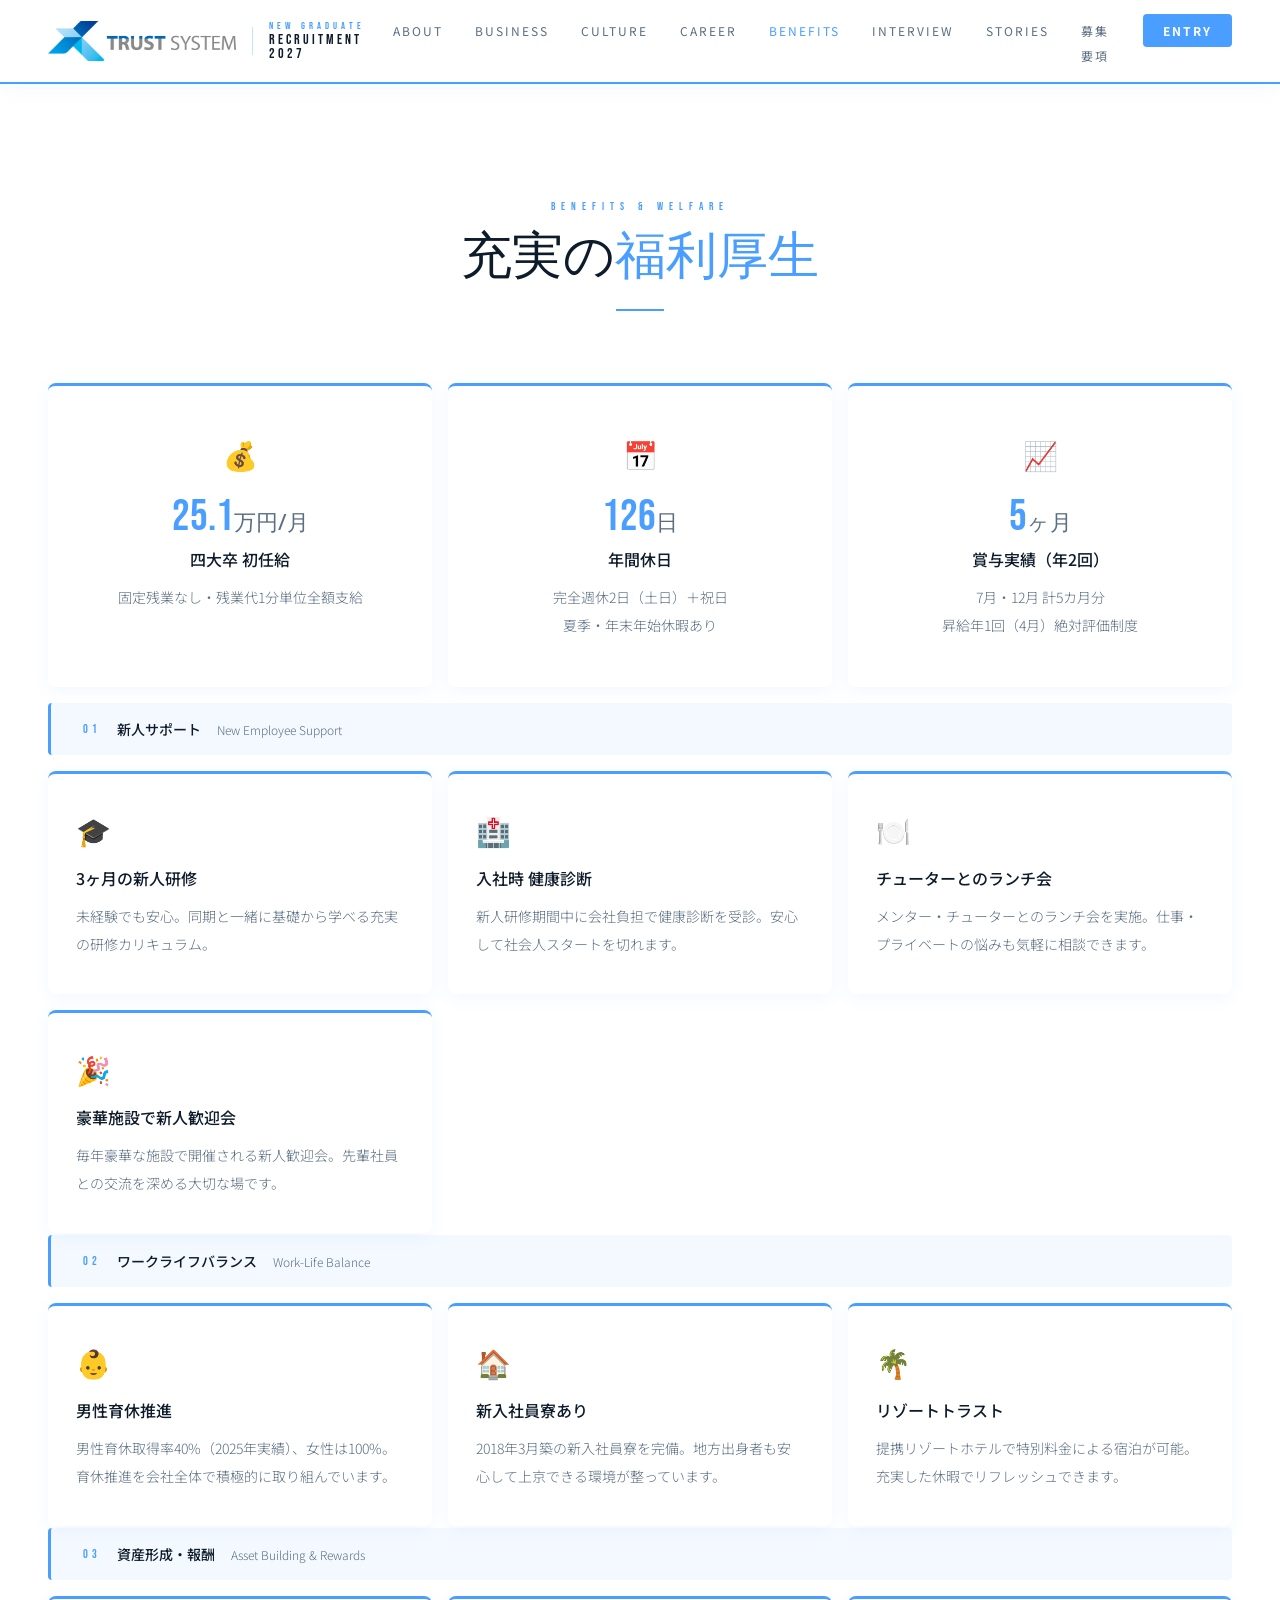
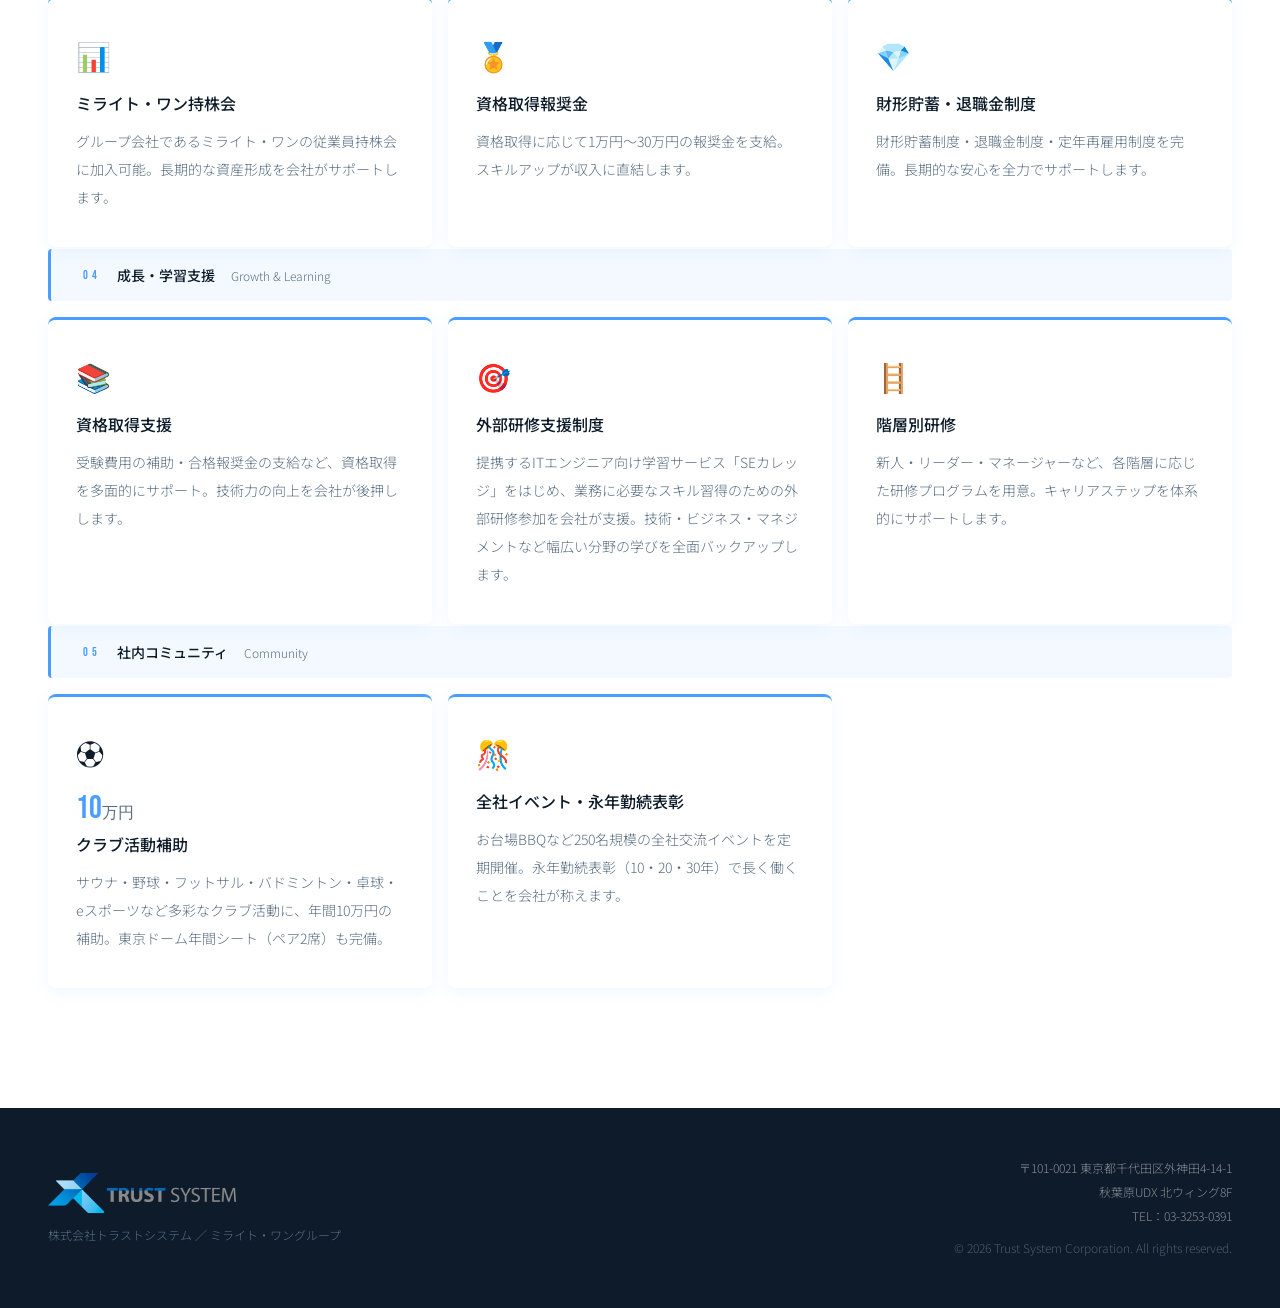
<file: welfare.html>
<!DOCTYPE html>
<html lang="ja">
<head>
<meta charset="UTF-8">
<meta name="viewport" content="width=device-width, initial-scale=1.0">
<title>福利厚生 | 株式会社トラストシステム 新卒採用</title>
<meta name="description" content="トラストシステムの福利厚生制度を紹介。住宅手当・資格取得支援など、新卒社員が安心して働ける制度を掲載しています。">
<!-- OGP:START -->
<link rel="canonical" href="https://kajiyaan.github.io/trustsystem_recruit/welfare.html">
<meta property="og:type" content="website">
<meta property="og:site_name" content="株式会社トラストシステム 新卒採用">
<meta property="og:locale" content="ja_JP">
<meta property="og:title" content="福利厚生 | 株式会社トラストシステム 新卒採用">
<meta property="og:description" content="トラストシステムの福利厚生制度を紹介。住宅手当・資格取得支援など、新卒社員が安心して働ける制度を掲載しています。">
<meta property="og:url" content="https://kajiyaan.github.io/trustsystem_recruit/welfare.html">
<meta property="og:image" content="https://kajiyaan.github.io/trustsystem_recruit/img/ogp.jpg">
<meta property="og:image:width" content="1200">
<meta property="og:image:height" content="630">
<meta name="twitter:card" content="summary_large_image">
<meta name="twitter:title" content="福利厚生 | 株式会社トラストシステム 新卒採用">
<meta name="twitter:description" content="トラストシステムの福利厚生制度を紹介。住宅手当・資格取得支援など、新卒社員が安心して働ける制度を掲載しています。">
<meta name="twitter:image" content="https://kajiyaan.github.io/trustsystem_recruit/img/ogp.jpg">
<!-- OGP:END -->
<link rel="preconnect" href="https://fonts.googleapis.com">
<link href="https://fonts.googleapis.com/css2?family=Noto+Sans+JP:wght@300;400;500;700&family=Bebas+Neue&family=Cormorant+Garamond:wght@300;400;600&display=swap" rel="stylesheet">
<link rel="stylesheet" href="css/style_light.css">
<link rel="icon" type="image/png" href="img/favicon.png">
<script type="application/ld+json">
{
  "@context": "https://schema.org",
  "@type": "Organization",
  "name": "株式会社トラストシステム",
  "alternateName": "Trust System Corporation",
  "url": "https://kajiyaan.github.io/trustsystem_recruit/",
  "logo": "https://kajiyaan.github.io/trustsystem_recruit/img/logo_main.png",
  "foundingDate": "1985-01",
  "telephone": "+81-3-3253-0391",
  "address": {
    "@type": "PostalAddress",
    "streetAddress": "外神田4-14-1 秋葉原UDX 北ウィング8F",
    "addressLocality": "千代田区",
    "addressRegion": "東京都",
    "postalCode": "101-0021",
    "addressCountry": "JP"
  },
  "parentOrganization": {
    "@type": "Organization",
    "name": "ミライト・ワングループ"
  },
  "sameAs": [
    "https://www.trustsystem.co.jp/",
    "https://www.wantedly.com/companies/company_3952988"
  ]
}
</script>
</head>
<body>
<!-- NAV -->
<nav>
  <a class="nav-logo" href="index.html">
    <img src="img/logo_main.png" alt="株式会社トラストシステム" class="nav-logo-img" onerror="this.style.display=&#39;none&#39;;this.nextElementSibling.style.display=&#39;flex&#39;;">
    <span style="display:none;font-family:&#39;Bebas Neue&#39;,sans-serif;font-size:18px;letter-spacing:3px;color:#0d1b2a;">TRUST<span style="color:#4a9eff;">SYSTEM</span></span>
    <div class="nav-logo-divider"></div>
    <div class="nav-logo-badge">
      <span class="nav-logo-badge-top">New Graduate</span>
      <span class="nav-logo-badge-bottom">RECRUITMENT 2027</span>
    </div>
  </a>
  <ul class="nav-links">
    <li><a href="about.html">About</a></li>
    <li><a href="business.html">Business</a></li>
    <li><a href="culture.html">Culture</a></li>
    <li><a href="career.html">Career</a></li>
    <li><a href="welfare.html" style="color:var(--accent);">Benefits</a></li>
    <li><a href="interview.html">Interview</a></li>
    <li><a href="stories.html">Stories</a></li>
    <li><a href="recruit.html">募集要項</a></li>
    <li><a href="entry.html" class="nav-entry">Entry</a></li>
  </ul>
  <button class="nav-hamburger" id="navHamburger" aria-label="メニュー">
    <span></span><span></span><span></span>
  </button>
</nav>
<div class="nav-mobile-overlay" id="navOverlay"></div>
<div class="nav-mobile-menu" id="navMobileMenu">
  <a href="about.html">About</a>
  <a href="business.html">Business</a>
  <a href="culture.html">Culture</a>
  <a href="career.html">Career</a>
  <a href="welfare.html">Benefits</a>
  <a href="interview.html">Interview</a>
  <a href="stories.html">Stories</a>
  <a href="recruit.html">募集要項</a>
  <a href="entry.html" class="nav-entry-mobile">Entry</a>
</div>
<div style="height:80px;"></div>
<!-- WELFARE -->
<section id="welfare">
  <div style="max-width:1200px;margin:0 auto;">

    <!-- セクションヘッダー -->
    <div style="text-align:center;margin-bottom:72px;">
      <p class="section-label" style="text-align:center;">Benefits &amp; Welfare</p>
      <h1 class="section-title" style="text-align:center;font-size:clamp(28px,4vw,52px);">充実の<em>福利厚生</em></h1>
      <div style="width:48px;height:2px;background:var(--accent);margin:20px auto 0;"></div>
    </div>

    <!-- 給与・休日ハイライト -->
    <div class="welfare-highlight-grid">
      <div class="welfare-item" style="text-align: center; padding: 48px 24px; opacity: 0; transform: translateY(20px); transition: opacity 0.6s, transform 0.6s;">
        <span class="welfare-icon">💰</span>
        <span class="welfare-highlight" style="font-size:44px;">25.1<span style="font-size:22px;color:var(--gray);">万円/月</span></span>
        <h2 class="welfare-title">四大卒 初任給</h2>
        <p class="welfare-desc">固定残業なし・残業代1分単位全額支給</p>
      </div>
      <div class="welfare-item" style="text-align: center; padding: 48px 24px; opacity: 0; transform: translateY(20px); transition: opacity 0.6s, transform 0.6s;">
        <span class="welfare-icon">📅</span>
        <span class="welfare-highlight" style="font-size:44px;">126<span style="font-size:22px;color:var(--gray);">日</span></span>
        <h2 class="welfare-title">年間休日</h2>
        <p class="welfare-desc">完全週休2日（土日）＋祝日<br>夏季・年末年始休暇あり</p>
      </div>
      <div class="welfare-item" style="text-align: center; padding: 48px 24px; opacity: 0; transform: translateY(20px); transition: opacity 0.6s, transform 0.6s;">
        <span class="welfare-icon">📈</span>
        <span class="welfare-highlight" style="font-size:44px;">5<span style="font-size:22px;color:var(--gray);">ヶ月</span></span>
        <h2 class="welfare-title">賞与実績（年2回）</h2>
        <p class="welfare-desc">7月・12月 計5カ月分<br>昇給年1回（4月）絶対評価制度</p>
      </div>
    </div>

    <!-- カテゴリ別福利厚生 -->
    <!-- 新人サポート -->
    <div style="margin-bottom:2px;">
      <div style="background:rgba(74,158,255,0.08);border-left:3px solid var(--accent);padding:16px 32px;display:flex;align-items:center;gap:16px;">
        <span style="font-family:&#39;Bebas Neue&#39;,sans-serif;font-size:12px;letter-spacing:4px;color:var(--accent);">01</span>
        <span style="font-size:14px;font-weight:500;color:#0d1b2a;">新人サポート</span>
        <span style="font-size:12px;color:var(--gray);">New Employee Support</span>
      </div>
      <div class="welfare-cat-grid-4">
        <div class="welfare-item" style="opacity: 0; transform: translateY(20px); transition: opacity 0.6s, transform 0.6s;">
          <span class="welfare-icon">🎓</span>
          <h2 class="welfare-title">3ヶ月の新人研修</h2>
          <p class="welfare-desc">未経験でも安心。同期と一緒に基礎から学べる充実の研修カリキュラム。</p>
        </div>
        <div class="welfare-item" style="opacity: 0; transform: translateY(20px); transition: opacity 0.6s, transform 0.6s;">
          <span class="welfare-icon">🏥</span>
          <h2 class="welfare-title">入社時 健康診断</h2>
          <p class="welfare-desc">新人研修期間中に会社負担で健康診断を受診。安心して社会人スタートを切れます。</p>
        </div>
        <div class="welfare-item" style="opacity: 0; transform: translateY(20px); transition: opacity 0.6s, transform 0.6s;">
          <span class="welfare-icon">🍽️</span>
          <h2 class="welfare-title">チューターとのランチ会</h2>
          <p class="welfare-desc">メンター・チューターとのランチ会を実施。仕事・プライベートの悩みも気軽に相談できます。</p>
        </div>
        <div class="welfare-item" style="opacity: 0; transform: translateY(20px); transition: opacity 0.6s, transform 0.6s;">
          <span class="welfare-icon">🎉</span>
          <h2 class="welfare-title">豪華施設で新人歓迎会</h2>
          <p class="welfare-desc">毎年豪華な施設で開催される新人歓迎会。先輩社員との交流を深める大切な場です。</p>
        </div>
      </div>
    </div>

    <!-- ワークライフバランス -->
    <div style="margin-bottom:2px;">
      <div style="background:rgba(74,158,255,0.08);border-left:3px solid var(--accent);padding:16px 32px;display:flex;align-items:center;gap:16px;">
        <span style="font-family:&#39;Bebas Neue&#39;,sans-serif;font-size:12px;letter-spacing:4px;color:var(--accent);">02</span>
        <span style="font-size:14px;font-weight:500;color:#0d1b2a;">ワークライフバランス</span>
        <span style="font-size:12px;color:var(--gray);">Work-Life Balance</span>
      </div>
      <div class="welfare-cat-grid-3">
        <div class="welfare-item" style="opacity: 0; transform: translateY(20px); transition: opacity 0.6s, transform 0.6s;">
          <span class="welfare-icon">👶</span>
          <h2 class="welfare-title">男性育休推進</h2>
          <p class="welfare-desc">男性育休取得率40%（2025年実績）、女性は100%。育休推進を会社全体で積極的に取り組んでいます。</p>
        </div>
        <div class="welfare-item" style="opacity: 0; transform: translateY(20px); transition: opacity 0.6s, transform 0.6s;">
          <span class="welfare-icon">🏠</span>
          <h2 class="welfare-title">新入社員寮あり</h2>
          <p class="welfare-desc">2018年3月築の新入社員寮を完備。地方出身者も安心して上京できる環境が整っています。</p>
        </div>
        <div class="welfare-item" style="opacity: 0; transform: translateY(20px); transition: opacity 0.6s, transform 0.6s;">
          <span class="welfare-icon">🌴</span>
          <h2 class="welfare-title">リゾートトラスト</h2>
          <p class="welfare-desc">提携リゾートホテルで特別料金による宿泊が可能。充実した休暇でリフレッシュできます。</p>
        </div>
      </div>
    </div>

    <!-- 資産形成・報酬 -->
    <div style="margin-bottom:2px;">
      <div style="background:rgba(74,158,255,0.08);border-left:3px solid var(--accent);padding:16px 32px;display:flex;align-items:center;gap:16px;">
        <span style="font-family:&#39;Bebas Neue&#39;,sans-serif;font-size:12px;letter-spacing:4px;color:var(--accent);">03</span>
        <span style="font-size:14px;font-weight:500;color:#0d1b2a;">資産形成・報酬</span>
        <span style="font-size:12px;color:var(--gray);">Asset Building &amp; Rewards</span>
      </div>
      <div class="welfare-cat-grid-3">
        <div class="welfare-item" style="opacity: 0; transform: translateY(20px); transition: opacity 0.6s, transform 0.6s;">
          <span class="welfare-icon">📊</span>
          <h2 class="welfare-title">ミライト・ワン持株会</h2>
          <p class="welfare-desc">グループ会社であるミライト・ワンの従業員持株会に加入可能。長期的な資産形成を会社がサポートします。</p>
        </div>
        <div class="welfare-item" style="opacity: 0; transform: translateY(20px); transition: opacity 0.6s, transform 0.6s;">
          <span class="welfare-icon">🏅</span>
          <h2 class="welfare-title">資格取得報奨金</h2>
          <p class="welfare-desc">資格取得に応じて1万円〜30万円の報奨金を支給。スキルアップが収入に直結します。</p>
        </div>
        <div class="welfare-item" style="opacity: 0; transform: translateY(20px); transition: opacity 0.6s, transform 0.6s;">
          <span class="welfare-icon">💎</span>
          <h2 class="welfare-title">財形貯蓄・退職金制度</h2>
          <p class="welfare-desc">財形貯蓄制度・退職金制度・定年再雇用制度を完備。長期的な安心を全力でサポートします。</p>
        </div>
      </div>
    </div>

    <!-- 成長・学習支援 -->
    <div style="margin-bottom:2px;">
      <div style="background:rgba(74,158,255,0.08);border-left:3px solid var(--accent);padding:16px 32px;display:flex;align-items:center;gap:16px;">
        <span style="font-family:&#39;Bebas Neue&#39;,sans-serif;font-size:12px;letter-spacing:4px;color:var(--accent);">04</span>
        <span style="font-size:14px;font-weight:500;color:#0d1b2a;">成長・学習支援</span>
        <span style="font-size:12px;color:var(--gray);">Growth &amp; Learning</span>
      </div>
      <div class="welfare-cat-grid-3">
        <div class="welfare-item" style="opacity: 0; transform: translateY(20px); transition: opacity 0.6s, transform 0.6s;">
          <span class="welfare-icon">📚</span>
          <h2 class="welfare-title">資格取得支援</h2>
          <p class="welfare-desc">受験費用の補助・合格報奨金の支給など、資格取得を多面的にサポート。技術力の向上を会社が後押しします。</p>
        </div>
        <div class="welfare-item" style="opacity: 0; transform: translateY(20px); transition: opacity 0.6s, transform 0.6s;">
          <span class="welfare-icon">🎯</span>
          <h2 class="welfare-title">外部研修支援制度</h2>
          <p class="welfare-desc">提携するITエンジニア向け学習サービス「SEカレッジ」をはじめ、業務に必要なスキル習得のための外部研修参加を会社が支援。技術・ビジネス・マネジメントなど幅広い分野の学びを全面バックアップします。</p>
        </div>
        <div class="welfare-item" style="opacity: 0; transform: translateY(20px); transition: opacity 0.6s, transform 0.6s;">
          <span class="welfare-icon">🪜</span>
          <h2 class="welfare-title">階層別研修</h2>
          <p class="welfare-desc">新人・リーダー・マネージャーなど、各階層に応じた研修プログラムを用意。キャリアステップを体系的にサポートします。</p>
        </div>
      </div>
    </div>

    <!-- 社内コミュニティ -->
    <div>
      <div style="background:rgba(74,158,255,0.08);border-left:3px solid var(--accent);padding:16px 32px;display:flex;align-items:center;gap:16px;">
        <span style="font-family:&#39;Bebas Neue&#39;,sans-serif;font-size:12px;letter-spacing:4px;color:var(--accent);">05</span>
        <span style="font-size:14px;font-weight:500;color:#0d1b2a;">社内コミュニティ</span>
        <span style="font-size:12px;color:var(--gray);">Community</span>
      </div>
      <div class="welfare-cat-grid-3">
        <div class="welfare-item" style="opacity: 0; transform: translateY(20px); transition: opacity 0.6s, transform 0.6s;">
          <span class="welfare-icon">⚽</span>
          <span class="welfare-highlight" style="font-size:32px;">10<span style="font-size:16px;color:var(--gray);">万円</span></span>
          <h2 class="welfare-title">クラブ活動補助</h2>
          <p class="welfare-desc">サウナ・野球・フットサル・バドミントン・卓球・eスポーツなど多彩なクラブ活動に、年間10万円の補助。東京ドーム年間シート（ペア2席）も完備。</p>
        </div>
        <div class="welfare-item" style="opacity: 0; transform: translateY(20px); transition: opacity 0.6s, transform 0.6s;">
          <span class="welfare-icon">🎊</span>
          <h2 class="welfare-title">全社イベント・永年勤続表彰</h2>
          <p class="welfare-desc">お台場BBQなど250名規模の全社交流イベントを定期開催。永年勤続表彰（10・20・30年）で長く働くことを会社が称えます。</p>
        </div>
      </div>
    </div>

  </div>
</section>
<footer>
  <div>
    <a class="footer-logo" href="index.html"><img src="img/logo_main.png" alt="株式会社トラストシステム"></a>
    <p style="font-size:12px;color:var(--gray);margin-top:8px;">株式会社トラストシステム ／ ミライト・ワングループ</p>
  </div>
  <div class="footer-info">
    <p>〒101-0021 東京都千代田区外神田4-14-1</p>
    <p>秋葉原UDX 北ウィング8F</p>
    <p>TEL：03-3253-0391</p>
    <p style="margin-top:8px;color:rgba(138,155,176,0.5);">© 2026 Trust System Corporation. All rights reserved.</p>
  </div>
</footer>
<script>
  const observer = new IntersectionObserver((entries) => {
    entries.forEach(entry => {
      if (entry.isIntersecting) {
        entry.target.style.opacity = '1';
        entry.target.style.transform = 'translateY(0)';
      }
    });
  }, { threshold: 0.1 });
  document.querySelectorAll('.number-card,.biz-card,.culture-card,.welfare-item,.fork-card,.project-card').forEach(el => {
    el.style.opacity = '0';
    el.style.transform = 'translateY(20px)';
    el.style.transition = 'opacity 0.6s ease, transform 0.6s ease';
    observer.observe(el);
  });
  const nav = document.querySelector('nav');
  window.addEventListener('scroll', () => {
    nav.style.background = window.scrollY > 50 ? 'rgba(255,255,255,0.98)' : 'rgba(255,255,255,0.95)';
  });
  const currentPage = location.pathname.split('/').pop() || 'index.html';
  document.querySelectorAll('.nav-links a:not(.nav-entry)').forEach(a => {
    if (a.getAttribute('href') === currentPage) a.style.color = 'var(--accent)';
  });
  const hamburger = document.getElementById('navHamburger');
  const overlay = document.getElementById('navOverlay');
  const mobileMenu = document.getElementById('navMobileMenu');
  function toggleMenu(open) {
    hamburger.classList.toggle('open', open);
    overlay.classList.toggle('open', open);
    mobileMenu.classList.toggle('open', open);
    document.body.style.overflow = open ? 'hidden' : '';
  }
  hamburger.addEventListener('click', () => toggleMenu(!mobileMenu.classList.contains('open')));
  overlay.addEventListener('click', () => toggleMenu(false));
  mobileMenu.querySelectorAll('a').forEach(a => a.addEventListener('click', () => toggleMenu(false)));
</script>
</body>
</html>
</file>
<file: css/style_light.css>
:root {
    --black:      #ffffff;
    --dark:       #f4f8fd;
    --dark2:      #e8f2fb;
    --navy:       #0d1b2a;
    --blue:       #c8e0ff;
    --accent:     #4a9eff;
    --accent2:    #0066cc;
    --white:      #0d1b2a;
    --gray:       #5a6e82;
    --light-gray: #2a3a4a;
    --gold:       #c9a84c;
  }

  * { margin: 0; padding: 0; box-sizing: border-box; }
  html { scroll-behavior: smooth; }
  body {
    background: var(--black);
    color: var(--white);
    font-family: 'Noto Sans JP', sans-serif;
    font-weight: 300;
    font-size: 17px;
    overflow-x: hidden;
  }

  /* ===== NAV ===== */
  nav {
    position: fixed;
    top: 0; left: 0; right: 0;
    z-index: 100;
    display: flex;
    justify-content: space-between;
    align-items: center;
    padding: 16px 48px;
    background: rgba(255,255,255,0.95);
    backdrop-filter: blur(12px);
    border-bottom: 2px solid var(--accent);
    box-shadow: 0 2px 20px rgba(74,158,255,0.08);
    transition: background 0.3s;
  }
  .nav-logo {
    display: flex; align-items: center; gap: 16px; text-decoration: none;
  }
  .nav-logo-img { height: 40px; width: auto; }
  .nav-logo-divider { width: 1px; height: 28px; background: rgba(74,158,255,0.3); }
  .nav-logo-badge { display: flex; flex-direction: column; gap: 2px; }
  .nav-logo-badge-top {
    font-family: 'Bebas Neue', sans-serif;
    font-size: 10px; letter-spacing: 4px; color: var(--accent); line-height: 1;
  }
  .nav-logo-badge-bottom {
    font-family: 'Bebas Neue', sans-serif;
    font-size: 14px; letter-spacing: 3px; color: var(--navy); line-height: 1;
  }
  .nav-links { display: flex; gap: 32px; list-style: none; }
  .nav-links a {
    color: var(--gray); text-decoration: none;
    font-size: 12px; letter-spacing: 2px; text-transform: uppercase;
    transition: color 0.3s; font-weight: 400;
  }
  .nav-links a:hover { color: var(--accent); }
  .nav-entry {
    background: var(--accent) !important;
    color: #fff !important;
    padding: 8px 20px; border-radius: 4px;
    font-weight: 700 !important;
    transition: background 0.3s !important;
  }
  .nav-entry:hover { background: var(--accent2) !important; color: #fff !important; }

  /* Hamburger */
  .nav-hamburger {
    display: none; flex-direction: column;
    justify-content: center; gap: 5px;
    cursor: pointer; padding: 8px;
    background: none; border: none; z-index: 200;
  }
  .nav-hamburger span {
    display: block; width: 22px; height: 2px;
    background: var(--navy);
    transition: all 0.3s ease; border-radius: 1px;
  }
  .nav-hamburger.open span:nth-child(1) { transform: translateY(7px) rotate(45deg); }
  .nav-hamburger.open span:nth-child(2) { opacity: 0; transform: scaleX(0); }
  .nav-hamburger.open span:nth-child(3) { transform: translateY(-7px) rotate(-45deg); }

  .nav-mobile-overlay {
    display: none; position: fixed; inset: 0;
    background: rgba(0,0,0,0.3); z-index: 150; backdrop-filter: blur(2px);
  }
  .nav-mobile-overlay.open { display: block; }
  .nav-mobile-menu {
    position: fixed; top: 0; right: 0; bottom: 0;
    width: 280px; background: #fff;
    border-left: 2px solid var(--accent);
    z-index: 160;
    transform: translateX(100%);
    transition: transform 0.35s cubic-bezier(0.4,0,0.2,1);
    padding: 88px 40px 40px;
    display: flex; flex-direction: column; overflow-y: auto;
  }
  .nav-mobile-menu.open { transform: translateX(0); }
  .nav-mobile-menu a {
    color: var(--gray); text-decoration: none;
    font-size: 12px; letter-spacing: 3px; text-transform: uppercase;
    padding: 18px 0;
    border-bottom: 1px solid rgba(74,158,255,0.1);
    transition: color 0.3s; display: block;
  }
  .nav-mobile-menu a:hover { color: var(--accent); }
  .nav-mobile-menu .nav-entry-mobile {
    margin-top: 28px; background: var(--accent);
    color: #fff !important; text-align: center;
    padding: 14px 0; border-radius: 4px;
    font-weight: 700; border-bottom: none; letter-spacing: 2px;
  }
  .nav-mobile-menu .nav-entry-mobile:hover { background: var(--accent2); }

  @keyframes rotate { from{transform:rotate(0deg)} to{transform:rotate(360deg)} }
  @keyframes fadeUp { from{opacity:0;transform:translateY(30px)} to{opacity:1;transform:translateY(0)} }
  @keyframes fadeIn  { from{opacity:0} to{opacity:1} }
  @keyframes pulse   { 0%,100%{opacity:0.4} 50%{opacity:1} }

  /* ===== SECTION BASE ===== */
  section { padding: 120px 48px; position: relative; }
  .section-label {
    font-family: 'Bebas Neue', sans-serif;
    font-size: 11px; letter-spacing: 6px;
    color: var(--accent); margin-bottom: 16px; text-transform: uppercase;
  }
  .section-title {
    font-family: 'Cormorant Garamond', serif;
    font-size: clamp(36px, 5vw, 64px);
    font-weight: 300; line-height: 1.1; margin-bottom: 24px;
    color: var(--navy);
  }
  .section-title em { font-style: normal; color: var(--accent); }
  .section-desc { font-size: 14px; line-height: 2; color: var(--gray); max-width: 540px; }
  .divider { width: 40px; height: 1px; background: var(--accent); margin: 24px 0; }

  /* ===== HERO (index) ===== */
  #hero {
    min-height: 100vh;
    display: flex; flex-direction: column;
    justify-content: center; align-items: flex-start;
    padding: 0 48px; position: relative; overflow: hidden;
    background: linear-gradient(135deg, #ffffff 0%, #e8f2fb 50%, #f0f7ff 100%);
  }
  .hero-bg {
    position: absolute; inset: 0;
    background: linear-gradient(135deg, #ffffff 0%, #e8f2fb 50%, #f0f7ff 100%);
  }
  .hero-grid {
    position: absolute; inset: 0;
    background-image:
      linear-gradient(rgba(74,158,255,0.06) 1px, transparent 1px),
      linear-gradient(90deg, rgba(74,158,255,0.06) 1px, transparent 1px);
    background-size: 80px 80px;
  }
  .hero-circle {
    position: absolute; border-radius: 50%;
    border: 1px solid rgba(74,158,255,0.15);
  }
  .hero-circle-1 { width:600px;height:600px;right:-100px;top:-100px; animation:rotate 40s linear infinite; }
  .hero-circle-2 { width:400px;height:400px;right:50px;top:50px; border-color:rgba(74,158,255,0.1); animation:rotate 30s linear infinite reverse; }
  .hero-circle-3 { width:200px;height:200px;right:150px;top:150px; border-color:rgba(74,158,255,0.08); }

  .hero-content { position: relative; z-index: 1; max-width: 640px; }
  .hero-label {
    font-family: 'Bebas Neue', sans-serif; font-size: 12px; letter-spacing: 6px;
    color: var(--accent); margin-bottom: 24px; display: none;
  }
  .hero-title {
    font-family: 'Bebas Neue', sans-serif;
    font-size: clamp(64px, 10vw, 120px);
    line-height: 0.95; letter-spacing: 4px; color: var(--navy);
    margin-bottom: 8px; opacity: 0; animation: fadeUp 0.8s 0.4s forwards;
  }
  .hero-title .accent { color: var(--accent); }
  .hero-subtitle-jp {
    font-family: 'Cormorant Garamond', serif;
    font-size: clamp(24px, 3.5vw, 44px);
    font-weight: 300; line-height: 1.3; color: var(--navy);
    margin-bottom: 28px; opacity: 0; animation: fadeUp 0.8s 0.6s forwards;
  }
  .hero-tagline {
    font-size: 16px; line-height: 2; color: var(--gray);
    max-width: 480px; margin-bottom: 40px;
    opacity: 0; animation: fadeUp 0.8s 0.8s forwards;
  }
  .hero-ctas {
    display: flex; gap: 16px;
    opacity: 0; animation: fadeUp 0.8s 1s forwards;
  }
  .btn-primary {
    background: var(--accent); color: #fff;
    padding: 16px 40px; font-size: 13px; font-weight: 700;
    letter-spacing: 2px; text-transform: uppercase;
    text-decoration: none; border-radius: 4px; transition: all 0.3s;
  }
  .btn-primary:hover {
    background: var(--accent2);
    transform: translateY(-2px);
    box-shadow: 0 8px 24px rgba(74,158,255,0.3);
  }
  .btn-outline {
    border: 2px solid var(--accent); color: var(--accent);
    padding: 16px 40px; font-size: 13px;
    letter-spacing: 2px; text-transform: uppercase;
    text-decoration: none; border-radius: 4px; transition: all 0.3s;
  }
  .btn-outline:hover { background: rgba(74,158,255,0.08); }
  .scroll-indicator {
    position: absolute; bottom: 40px; left: 48px; z-index: 1;
    display: flex; align-items: center; gap: 12px;
    opacity: 0; animation: fadeIn 1s 1.5s forwards;
  }
  .scroll-indicator span { font-size: 11px; letter-spacing: 4px; color: var(--gray); text-transform: uppercase; }
  .scroll-line { width: 48px; height: 1px; background: linear-gradient(90deg, var(--accent), transparent); animation: pulse 2s infinite; }

  /* ===== MARQUEE ===== */
  .marquee-section {
    overflow: hidden; background: var(--accent); padding: 14px 0;
  }
  .marquee-track {
    display: flex; gap: 0;
    animation: marquee 30s linear infinite; white-space: nowrap;
  }
  .marquee-item {
    font-family: 'Bebas Neue', sans-serif;
    font-size: 13px; letter-spacing: 4px; color: #fff; padding: 0 24px;
  }
  @keyframes marquee { from{transform:translateX(0)} to{transform:translateX(-50%)} }

  /* ===== NUMBERS ===== */
  #numbers { background: var(--dark); }
  .numbers-header { text-align: center; max-width: 600px; margin: 0 auto 80px; }
  .numbers-grid {
    display: grid; grid-template-columns: repeat(4, 1fr);
    gap: 16px; max-width: 1200px; margin: 0 auto;
  }
  .number-card {
    background: #fff; border-radius: 8px; padding: 40px 24px;
    text-align: center; border-top: 3px solid var(--accent);
    box-shadow: 0 4px 20px rgba(74,158,255,0.08);
    transition: transform 0.3s, box-shadow 0.3s;
  }
  .number-card:hover {
    transform: translateY(-4px);
    box-shadow: 0 12px 32px rgba(74,158,255,0.15);
  }
  .number-value {
    font-family: 'Bebas Neue', sans-serif;
    font-size: 52px; line-height: 1; color: var(--navy); letter-spacing: 2px;
  }
  .number-value .unit { font-size: 28px; color: var(--accent); }
  .number-label { font-size: 13px; font-weight: 500; color: var(--navy); margin: 8px 0 4px; line-height: 1.5; }
  .number-sub { font-size: 11px; color: var(--gray); line-height: 1.6; }

  /* ===== ABOUT ===== */
  #about { background: var(--black); }
  .about-inner {
    display: grid; grid-template-columns: 1fr 1fr;
    gap: 80px; align-items: center;
    max-width: 1200px; margin: 0 auto;
  }
  .about-visual { position: relative; }
  .about-card {
    background: linear-gradient(135deg, #e8f4ff, #f0f7ff);
    border: 1px solid rgba(74,158,255,0.2);
    border-radius: 8px; padding: 48px; position: relative; overflow: hidden;
    box-shadow: 0 8px 32px rgba(74,158,255,0.1);
  }
  .about-card::before {
    content: ''; position: absolute; top: 0; left: 0; right: 0;
    height: 3px; background: linear-gradient(90deg, var(--accent), transparent);
  }
  .about-quote {
    font-family: 'Cormorant Garamond', serif;
    font-size: 28px; font-weight: 300; line-height: 1.6;
    color: var(--navy); margin-bottom: 24px;
  }
  .about-quote-sub { font-size: 13px; color: var(--gray); line-height: 2; }
  .about-floating-label {
    position: absolute; top: 20px; right: 20px;
    background: rgba(74,158,255,0.1);
    border: 1px solid rgba(74,158,255,0.2);
    padding: 6px 14px; border-radius: 2px;
    font-family: 'Bebas Neue', sans-serif;
    font-size: 11px; letter-spacing: 3px; color: var(--accent);
  }

  /* ===== CLIENTS STRIP ===== */
  .clients-strip {
    background: var(--dark);
    padding: 40px 48px;
    border-top: 1px solid rgba(74,158,255,0.15);
    border-bottom: 1px solid rgba(74,158,255,0.15);
  }
  .clients-label {
    font-family: 'Bebas Neue', sans-serif; font-size: 11px; letter-spacing: 5px;
    color: var(--gray); margin-bottom: 24px; text-align: center;
  }
  .clients-list {
    display: flex; flex-wrap: wrap; gap: 12px;
    justify-content: center; max-width: 900px; margin: 0 auto;
  }
  .client-tag {
    background: #fff;
    border: 1px solid rgba(74,158,255,0.2);
    padding: 8px 20px; border-radius: 4px;
    font-size: 12px; color: var(--gray); letter-spacing: 1px;
    transition: all 0.3s;
    box-shadow: 0 2px 8px rgba(74,158,255,0.06);
  }
  .client-tag:hover {
    background: rgba(74,158,255,0.06);
    border-color: rgba(74,158,255,0.4); color: var(--navy);
  }

  /* ===== BUSINESS ===== */
  #business { background: var(--black); }
  .business-inner { max-width: 1200px; margin: 0 auto; }
  .business-header {
    display: grid; grid-template-columns: 1fr 1fr;
    gap: 80px; align-items: end; margin-bottom: 64px;
  }
  .business-cards { display: grid; grid-template-columns: repeat(3, 1fr); gap: 16px; }
  .biz-card {
    background: #fff; padding: 40px 32px;
    border-radius: 8px; border-top: 3px solid var(--accent);
    box-shadow: 0 4px 20px rgba(74,158,255,0.08);
    position: relative; overflow: hidden; transition: all 0.3s; cursor: default;
  }
  .biz-card:hover {
    transform: translateY(-4px);
    box-shadow: 0 12px 32px rgba(74,158,255,0.15);
  }
  .biz-num {
    font-family: 'Bebas Neue', sans-serif; font-size: 80px; line-height: 1;
    color: rgba(74,158,255,0.08); position: absolute; top: 20px; right: 24px; letter-spacing: 2px;
  }
  .biz-icon {
    width: 48px; height: 48px;
    border: 1px solid rgba(74,158,255,0.3); border-radius: 4px;
    display: flex; align-items: center; justify-content: center;
    margin-bottom: 24px; font-size: 22px;
    background: rgba(74,158,255,0.05);
  }
  .biz-title { font-size: 18px; font-weight: 500; margin-bottom: 8px; color: var(--navy); }
  .biz-en { font-family: 'Bebas Neue', sans-serif; font-size: 11px; letter-spacing: 4px; color: var(--accent); margin-bottom: 16px; }
  .biz-desc { font-size: 15px; line-height: 2; color: var(--gray); }

  /* Projects section override */
  #projects { background: var(--dark) !important; }

  /* ===== CULTURE ===== */
  #culture { background: var(--dark); overflow: hidden; }
  .culture-inner { max-width: 1200px; margin: 0 auto; }
  .culture-header { margin-bottom: 64px; }
  .culture-grid { display: grid; grid-template-columns: repeat(2, 1fr); gap: 16px; }
  .culture-card {
    background: #fff; padding: 40px; position: relative; overflow: hidden;
    border-radius: 8px; border-top: 3px solid var(--accent);
    box-shadow: 0 4px 20px rgba(74,158,255,0.08);
    transition: all 0.3s;
  }
  .culture-card:hover {
    transform: translateY(-4px);
    box-shadow: 0 12px 32px rgba(74,158,255,0.15);
  }
  .culture-card.featured {
    grid-column: span 2; display: grid;
    grid-template-columns: 1fr 1fr; gap: 48px; align-items: center;
    background: linear-gradient(135deg, #e8f4ff, #ddf0ff);
    border-top: 3px solid var(--accent);
  }
  .culture-tag {
    display: inline-block;
    background: rgba(74,158,255,0.1); border: 1px solid rgba(74,158,255,0.2);
    padding: 4px 12px; border-radius: 2px;
    font-size: 11px; letter-spacing: 3px; color: var(--accent);
    text-transform: uppercase; margin-bottom: 20px;
  }
  .culture-title { font-size: 20px; font-weight: 500; margin-bottom: 16px; line-height: 1.4; color: var(--navy); }
  .culture-desc { font-size: 15px; line-height: 2; color: var(--gray); }
  .culture-visual-num {
    font-family: 'Bebas Neue', sans-serif;
    font-size: 120px; line-height: 1;
    color: rgba(74,158,255,0.12); letter-spacing: 4px;
  }

  /* ===== CAREER ===== */
  #career { background: var(--black); }
  .career-inner { max-width: 1200px; margin: 0 auto; }
  .career-header { display: grid; grid-template-columns: 1fr 1fr; gap: 80px; margin-bottom: 64px; align-items: end; }
  .career-path { display: flex; gap: 0; position: relative; }
  .career-path::before {
    content: ''; position: absolute; top: 40px; left: 40px; right: 40px;
    height: 1px; background: linear-gradient(90deg, var(--accent), rgba(74,158,255,0.2));
  }
  .career-step { flex: 1; text-align: center; padding: 0 12px; position: relative; }
  .career-dot {
    width: 80px; height: 80px; border-radius: 50%;
    border: 2px solid rgba(74,158,255,0.4);
    background: #fff;
    display: flex; align-items: center; justify-content: center;
    margin: 0 auto 20px;
    font-family: 'Bebas Neue', sans-serif; font-size: 20px; color: var(--accent);
    position: relative; z-index: 1; transition: all 0.3s;
    box-shadow: 0 4px 16px rgba(74,158,255,0.15);
  }
  .career-step:hover .career-dot { background: var(--accent); color: #fff; border-color: var(--accent); }
  .career-step-title { font-size: 14px; font-weight: 500; margin-bottom: 8px; color: var(--navy); }
  .career-step-year { font-family: 'Bebas Neue', sans-serif; font-size: 11px; letter-spacing: 3px; color: var(--accent); margin-bottom: 8px; }
  .career-step-desc { font-size: 11px; line-height: 1.8; color: var(--gray); }
  .career-fork { margin-top: 64px; display: grid; grid-template-columns: 1fr 1fr; gap: 16px; }
  .fork-card {
    background: #fff; padding: 40px;
    border-top: 3px solid var(--accent); border-radius: 8px;
    box-shadow: 0 4px 20px rgba(74,158,255,0.08);
    transition: all 0.3s;
  }
  .fork-card:hover { transform: translateY(-4px); box-shadow: 0 12px 32px rgba(74,158,255,0.15); }
  .fork-tag { font-family: 'Bebas Neue', sans-serif; font-size: 11px; letter-spacing: 4px; color: var(--accent); margin-bottom: 12px; }
  .fork-title { font-size: 20px; font-weight: 500; margin-bottom: 16px; color: var(--navy); }
  .fork-desc { font-size: 15px; line-height: 2; color: var(--gray); }

  /* ===== WELFARE ===== */
  #welfare { background: var(--black); }
  .welfare-inner { max-width: 1200px; margin: 0 auto; }
  .welfare-highlight-grid {
    display: grid !important; grid-template-columns: repeat(3, 1fr) !important;
    gap: 16px; margin-bottom: 16px;
  }
  .welfare-cat-grid-4,
  .welfare-cat-grid-3,
  .welfare-cat-grid-2 {
    display: grid !important; grid-template-columns: repeat(3, 1fr) !important;
    gap: 16px; margin-top: 16px;
  }
  .welfare-item {
    background: #fff; padding: 36px 28px; border-radius: 8px;
    border-top: 3px solid var(--accent);
    box-shadow: 0 4px 16px rgba(74,158,255,0.08);
    transition: all 0.3s;
  }
  .welfare-item:hover { transform: translateY(-4px); box-shadow: 0 12px 32px rgba(74,158,255,0.15); }
  .welfare-icon { font-size: 28px; margin-bottom: 16px; display: block; }
  .welfare-title { font-size: 16px; font-weight: 500; margin-bottom: 12px; color: var(--navy); }
  .welfare-desc { font-size: 14px; line-height: 2; color: var(--gray); }
  .welfare-highlight { font-family: 'Bebas Neue', sans-serif; font-size: 32px; color: var(--accent); display: block; margin-bottom: 4px; }

  /* Welfare category headers */
  [style*="background:rgba(74,158,255,0.08)"][style*="border-left:3px solid var(--accent)"] {
    background: rgba(74,158,255,0.06) !important;
    border-radius: 4px; margin-bottom: 0;
  }

  /* ===== STORIES ===== */
  #stories { background: var(--dark); }
  .stories-inner { max-width: 1200px; margin: 0 auto; }
  .stories-header { display: flex; justify-content: space-between; align-items: flex-end; margin-bottom: 48px; }
  .stories-link-all {
    display: flex; align-items: center; gap: 8px;
    font-size: 12px; letter-spacing: 2px; color: var(--accent);
    text-decoration: none; text-transform: uppercase; transition: gap 0.3s;
  }
  .stories-link-all:hover { gap: 14px; }
  .stories-link-all::after { content: '→'; }
  .stories-list { display: flex; flex-direction: column; gap: 8px; }
  .story-item {
    display: flex; align-items: center; gap: 32px;
    background: #fff; padding: 28px 32px;
    text-decoration: none; color: var(--navy);
    border-radius: 8px; border-left: 3px solid transparent;
    box-shadow: 0 2px 12px rgba(74,158,255,0.06);
    transition: all 0.3s; position: relative; overflow: hidden;
  }
  .story-item::before {
    content: ''; position: absolute; left: 0; top: 0; bottom: 0;
    width: 3px; background: var(--accent); transform: scaleY(0); transition: transform 0.3s;
  }
  .story-item:hover { background: #f0f7ff; box-shadow: 0 8px 24px rgba(74,158,255,0.12); }
  .story-item:hover::before { transform: scaleY(1); }
  .story-num { font-family: 'Bebas Neue', sans-serif; font-size: 28px; color: rgba(74,158,255,0.25); min-width: 40px; letter-spacing: 2px; }
  .story-content { flex: 1; }
  .story-tag-label { font-size: 10px; letter-spacing: 3px; color: var(--accent); text-transform: uppercase; margin-bottom: 6px; }
  .story-title { font-size: 16px; font-weight: 500; color: var(--navy); line-height: 1.5; margin-bottom: 6px; }
  .story-excerpt { font-size: 14px; color: var(--gray); line-height: 1.7; }
  .story-arrow { font-size: 18px; color: var(--accent); opacity: 0; transition: opacity 0.3s, transform 0.3s; transform: translateX(-8px); }
  .story-item:hover .story-arrow { opacity: 1; transform: translateX(0); }

  /* SNS section */
  #sns { background: var(--navy) !important; }
  #sns .section-title { color: #fff; }
  #sns .section-label { color: var(--accent); }
  #sns .section-desc { color: rgba(255,255,255,0.6); }

  /* ===== RECRUIT ===== */
  #recruit { background: var(--black); }
  .recruit-inner { max-width: 1200px; margin: 0 auto; }
  .recruit-table { width: 100%; border-collapse: collapse; margin-top: 48px; font-size: 16px; }
  .recruit-table tr { border-bottom: 1px solid rgba(74,158,255,0.15); }
  .recruit-table td { padding: 20px 0; vertical-align: top; }
  .recruit-table td:first-child {
    width: 180px; color: var(--accent);
    font-size: 12px; letter-spacing: 2px; padding-right: 32px;
    font-family: 'Bebas Neue', sans-serif;
  }
  .recruit-table td:last-child { color: var(--light-gray); line-height: 2; }

  /* Flow */
  .flow-section { margin-top: 64px; }
  .flow-steps { display: flex; align-items: flex-start; gap: 0; position: relative; }
  .flow-step { flex: 1; position: relative; padding-top: 24px; }
  .flow-step::before {
    content: ''; position: absolute; top: 36px;
    left: calc(50% + 24px); right: calc(-50% + 24px);
    height: 1px; background: rgba(74,158,255,0.2);
  }
  .flow-step:last-child::before { display: none; }
  .flow-bubble {
    width: 48px; height: 48px;
    background: #fff; border: 2px solid rgba(74,158,255,0.4); border-radius: 50%;
    display: flex; align-items: center; justify-content: center;
    font-family: 'Bebas Neue', sans-serif; font-size: 16px; color: var(--accent);
    margin: 0 auto 16px;
    box-shadow: 0 4px 12px rgba(74,158,255,0.15);
  }
  .flow-label { text-align: center; font-size: 13px; color: var(--light-gray); line-height: 1.6; }

  /* ===== ENTRY ===== */
  #entry {
    background: linear-gradient(135deg, #e8f2fb 0%, #ddeeff 100%);
    text-align: center; padding: 120px 48px;
    position: relative; overflow: hidden;
  }
  #entry::before {
    content: 'ENTRY'; position: absolute;
    font-family: 'Bebas Neue', sans-serif; font-size: 300px;
    color: rgba(74,158,255,0.06); top: 50%; left: 50%;
    transform: translate(-50%,-50%); letter-spacing: 20px; white-space: nowrap;
  }
  .entry-content { position: relative; z-index: 1; }
  .entry-title {
    font-family: 'Bebas Neue', sans-serif;
    font-size: clamp(48px, 8vw, 96px); letter-spacing: 6px; line-height: 1;
    margin-bottom: 24px; color: var(--navy);
  }
  .entry-title [style*="color:var(--accent)"] { color: var(--accent); }
  .entry-desc { font-size: 14px; line-height: 2; color: var(--gray); max-width: 480px; margin: 0 auto 48px; }
  .entry-btn {
    display: inline-block; background: var(--accent); color: #fff;
    padding: 20px 64px; font-size: 14px; font-weight: 700;
    letter-spacing: 4px; text-transform: uppercase; text-decoration: none;
    border-radius: 4px; transition: all 0.3s;
  }
  .entry-btn:hover {
    background: var(--accent2); transform: translateY(-3px);
    box-shadow: 0 12px 32px rgba(74,158,255,0.3);
  }

  /* ===== COMPANY PROFILE ===== */
  #company-profile { background: var(--dark) !important; }
  #company-profile table { color: var(--navy); }
  #company-profile th { color: var(--accent) !important; }
  #company-profile td { color: var(--light-gray) !important; }
  #company-profile [style*="border-bottom:1px solid rgba(74,158,255,0.1)"] {
    border-bottom-color: rgba(74,158,255,0.15) !important;
  }
  #company-profile iframe { filter: none !important; }

  /* ===== INTERVIEW PAGES ===== */
  .iv-hero { padding: 160px 48px 80px; background: var(--dark); position: relative; overflow: hidden; }
  .iv-hero::before {
    content: 'INTERVIEW'; position: absolute;
    font-family: 'Bebas Neue', sans-serif; font-size: 220px;
    color: rgba(74,158,255,0.06); top: 50%; left: 50%;
    transform: translate(-50%,-50%); letter-spacing: 16px;
    white-space: nowrap; pointer-events: none;
  }
  .iv-hero-grid {
    position: absolute; inset: 0;
    background-image:
      linear-gradient(rgba(74,158,255,0.04) 1px, transparent 1px),
      linear-gradient(90deg, rgba(74,158,255,0.04) 1px, transparent 1px);
    background-size: 80px 80px;
  }
  .iv-hero-inner { max-width: 1200px; margin: 0 auto; position: relative; z-index: 1; }

  .iv-list { background: var(--black); padding: 80px 48px 120px; }
  .iv-list-inner {
    max-width: 1200px; margin: 0 auto;
    display: grid; grid-template-columns: repeat(3, 1fr); gap: 16px;
  }
  .iv-card {
    background: #fff; text-decoration: none; color: var(--navy);
    display: flex; flex-direction: column; border-radius: 8px;
    border-top: 3px solid var(--accent);
    box-shadow: 0 4px 20px rgba(74,158,255,0.08);
    overflow: hidden; transition: all 0.3s;
  }
  .iv-card:hover { transform: translateY(-4px); box-shadow: 0 16px 40px rgba(74,158,255,0.15); }
  .iv-card::after {
    content: ''; position: absolute; bottom: 0; left: 0; right: 0;
    height: 2px; background: linear-gradient(90deg, var(--accent), transparent);
    transform: scaleX(0); transition: transform 0.4s;
  }
  .iv-card:hover::after { transform: scaleX(1); }
  .iv-card-photo { width: 100%; aspect-ratio: 4/3; object-fit: cover; object-position: top; display: block; filter: grayscale(20%); transition: filter 0.3s; }
  .iv-card:hover .iv-card-photo { filter: grayscale(0%); }
  .iv-card-body { padding: 28px; flex: 1; display: flex; flex-direction: column; }
  .iv-card-num { font-family: 'Bebas Neue', sans-serif; font-size: 11px; letter-spacing: 4px; color: var(--accent); margin-bottom: 12px; }
  .iv-card-tags { display: flex; flex-wrap: wrap; gap: 6px; margin-bottom: 20px; }
  .iv-card-tag { font-size: 10px; letter-spacing: 2px; border: 1px solid rgba(74,158,255,0.3); color: var(--accent); padding: 3px 10px; border-radius: 2px; }
  .iv-card-title { font-size: 16px; font-weight: 500; line-height: 1.6; margin-bottom: 16px; color: var(--navy); }
  .iv-card-quote { font-family: 'Cormorant Garamond', serif; font-size: 14px; line-height: 1.8; color: var(--gray); flex: 1; border-left: 2px solid rgba(74,158,255,0.3); padding-left: 14px; margin-bottom: 24px; }
  .iv-card-profile { display: flex; align-items: center; gap: 14px; padding-top: 20px; border-top: 1px solid rgba(74,158,255,0.15); }
  .iv-card-avatar { width: 48px; height: 48px; border-radius: 50%; object-fit: cover; object-position: top; border: 1px solid rgba(74,158,255,0.2); flex-shrink: 0; }
  .iv-card-name { font-size: 13px; font-weight: 500; margin-bottom: 3px; color: var(--navy); }
  .iv-card-meta { font-size: 11px; color: var(--gray); line-height: 1.6; }
  .iv-card-arrow { font-family: 'Bebas Neue', sans-serif; font-size: 13px; letter-spacing: 3px; color: var(--accent); margin-top: 16px; display: flex; align-items: center; gap: 8px; transition: gap 0.3s; }
  .iv-card:hover .iv-card-arrow { gap: 14px; }

  /* Interview detail */
  .iv-detail-hero {
    min-height: 70vh; display: flex; align-items: flex-end;
    padding: 0 48px 64px; position: relative; overflow: hidden;
    background: var(--navy);
  }
  .iv-detail-hero-bg { position: absolute; inset: 0; background: linear-gradient(135deg, #0a0a0f 0%, #0d1b2a 60%, #0a0a0f 100%); }
  .iv-detail-hero-photo { position: absolute; right: 0; top: 0; bottom: 0; width: 45%; object-fit: cover; object-position: top; opacity: 0.35; }
  .iv-detail-hero-overlay { position: absolute; inset: 0; background: linear-gradient(90deg, rgba(10,10,15,0.95) 40%, rgba(10,10,15,0.2) 100%); }
  .iv-detail-hero-content { position: relative; z-index: 1; max-width: 640px; }
  .iv-back { display: inline-flex; align-items: center; gap: 8px; font-family: 'Bebas Neue', sans-serif; font-size: 11px; letter-spacing: 4px; color: var(--accent); text-decoration: none; margin-bottom: 32px; transition: gap 0.3s; }
  .iv-back:hover { gap: 14px; }
  .iv-num { font-family: 'Bebas Neue', sans-serif; font-size: 11px; letter-spacing: 6px; color: var(--accent); margin-bottom: 16px; }
  .iv-detail-title { font-family: 'Cormorant Garamond', serif; font-size: clamp(28px, 4vw, 52px); font-weight: 300; line-height: 1.3; color: #fff; margin-bottom: 32px; }
  .iv-tags { display: flex; flex-wrap: wrap; gap: 8px; margin-bottom: 32px; }
  .iv-tag { font-size: 10px; letter-spacing: 2px; border: 1px solid rgba(74,158,255,0.3); color: var(--accent); padding: 4px 12px; border-radius: 2px; }
  .iv-profile-inline { display: flex; align-items: center; gap: 16px; padding: 20px 24px; background: rgba(74,158,255,0.07); border: 1px solid rgba(74,158,255,0.15); border-radius: 4px; }
  .iv-profile-photo { width: 60px; height: 60px; border-radius: 50%; object-fit: cover; object-position: top; border: 2px solid rgba(74,158,255,0.3); flex-shrink: 0; }
  .iv-profile-name { font-size: 15px; font-weight: 500; margin-bottom: 4px; color: #fff; }
  .iv-profile-meta { font-size: 12px; color: rgba(255,255,255,0.6); line-height: 1.7; }

  .iv-body { background: var(--dark); padding: 80px 48px 120px; }
  .iv-body-inner { max-width: 800px; margin: 0 auto; }
  .iv-section { margin-bottom: 72px; }
  .iv-section-label { font-family: 'Bebas Neue', sans-serif; font-size: 10px; letter-spacing: 5px; color: var(--accent); margin-bottom: 12px; }
  .iv-section-heading { font-size: 22px; font-weight: 500; line-height: 1.5; color: var(--navy); margin-bottom: 24px; padding-bottom: 16px; border-bottom: 1px solid rgba(74,158,255,0.15); }
  .iv-text { font-size: 15px; line-height: 2.2; color: var(--light-gray); margin-bottom: 20px; }
  .iv-pullquote {
    margin: 40px 0; padding: 32px 40px;
    background: linear-gradient(135deg, #e8f4ff, #f0f7ff);
    border-left: 3px solid var(--accent); position: relative; border-radius: 0 8px 8px 0;
  }
  .iv-pullquote p { font-size: 18px; font-weight: 500; line-height: 1.8; color: var(--navy); }
  .iv-nav, .iv-nav-bottom { display: flex; justify-content: space-between; align-items: center; margin-top: 48px; padding-top: 48px; border-top: 1px solid rgba(74,158,255,0.1); }
  .iv-nav-btn { font-family: 'Bebas Neue', sans-serif; font-size: 11px; letter-spacing: 4px; color: var(--accent); text-decoration: none; display: flex; align-items: center; gap: 8px; transition: gap 0.3s; }
  .iv-nav-btn:hover { gap: 14px; }

  /* ===== FOOTER ===== */
  footer {
    background: var(--navy); color: #fff;
    padding: 48px; border-top: none;
    display: flex; justify-content: space-between; align-items: center;
    flex-wrap: wrap; gap: 24px;
  }
  .footer-logo { display: block; }
  .footer-logo img { height: 40px; width: auto; }
  .footer-info { font-size: 12px; color: rgba(255,255,255,0.5); line-height: 2; text-align: right; }

  /* ===== RESPONSIVE ===== */
  @media (max-width: 768px) {
    nav { padding: 16px 24px; }
    .nav-links { display: none; }
    .nav-hamburger { display: flex; }
    section { padding: 80px 24px; }
    #hero { padding: 0 24px; }
    .hero-title { font-size: 56px; }
    .about-inner, .business-header, .career-header { grid-template-columns: 1fr; gap: 40px; }
    .numbers-grid { grid-template-columns: repeat(2, 1fr); gap: 12px; }
    .business-cards { grid-template-columns: 1fr; }
    .culture-grid { grid-template-columns: 1fr; }
    .culture-card.featured { grid-column: span 1; grid-template-columns: 1fr; }
    .career-path { flex-direction: column; gap: 32px; }
    .career-path::before { display: none; }
    .career-fork { grid-template-columns: 1fr; }
    .welfare-highlight-grid,
    .welfare-cat-grid-4,
    .welfare-cat-grid-3,
    .welfare-cat-grid-2 { grid-template-columns: 1fr !important; }
    footer { flex-direction: column; gap: 24px; text-align: center; }
    .footer-info { text-align: center; }
    .scroll-indicator { display: none; }
    .flow-steps { flex-direction: column; align-items: center; gap: 24px; }
    .flow-step::before { display: none; }
    .recruit-table td:first-child { width: 120px; }
    .iv-hero { padding: 120px 24px 60px; }
    .iv-list { padding: 60px 24px 80px; }
    .iv-list-inner { grid-template-columns: 1fr; }
    .iv-detail-hero { padding: 0 24px 48px; min-height: 60vh; }
    .iv-detail-hero-photo { width: 100%; opacity: 0.15; }
    .iv-body { padding: 60px 24px 80px; }
    #sns [style*="grid-template-columns:repeat(3"] { grid-template-columns: 1fr !important; }
    [style*="grid-template-columns:repeat(3,1fr)"] { grid-template-columns: 1fr !important; }
  }

  /* ===== FAQ ===== */
  .faq-list { display: flex; flex-direction: column; gap: 20px; }
  .faq-item {
    background: var(--black);
    border: 1px solid rgba(74,158,255,0.15);
    border-radius: 4px;
    padding: 28px 32px;
  }
  .faq-q {
    font-size: 16px; font-weight: 700; color: var(--white);
    margin: 0 0 12px; line-height: 1.7;
    padding-left: 28px; position: relative;
  }
  .faq-q::before {
    content: 'Q'; position: absolute; left: 0; top: 0;
    font-family: 'Bebas Neue', sans-serif;
    font-size: 18px; color: var(--accent); letter-spacing: 1px;
  }
  .faq-a {
    font-size: 14px; color: var(--light-gray); line-height: 2;
    margin: 0; padding-left: 28px; position: relative;
  }
  .faq-a::before {
    content: 'A'; position: absolute; left: 0; top: 0;
    font-family: 'Bebas Neue', sans-serif;
    font-size: 18px; color: var(--gray); letter-spacing: 1px;
  }
  @media (max-width: 768px) {
    #faq { padding: 60px 24px !important; }
    .faq-item { padding: 22px 20px; }
  }
</file>
